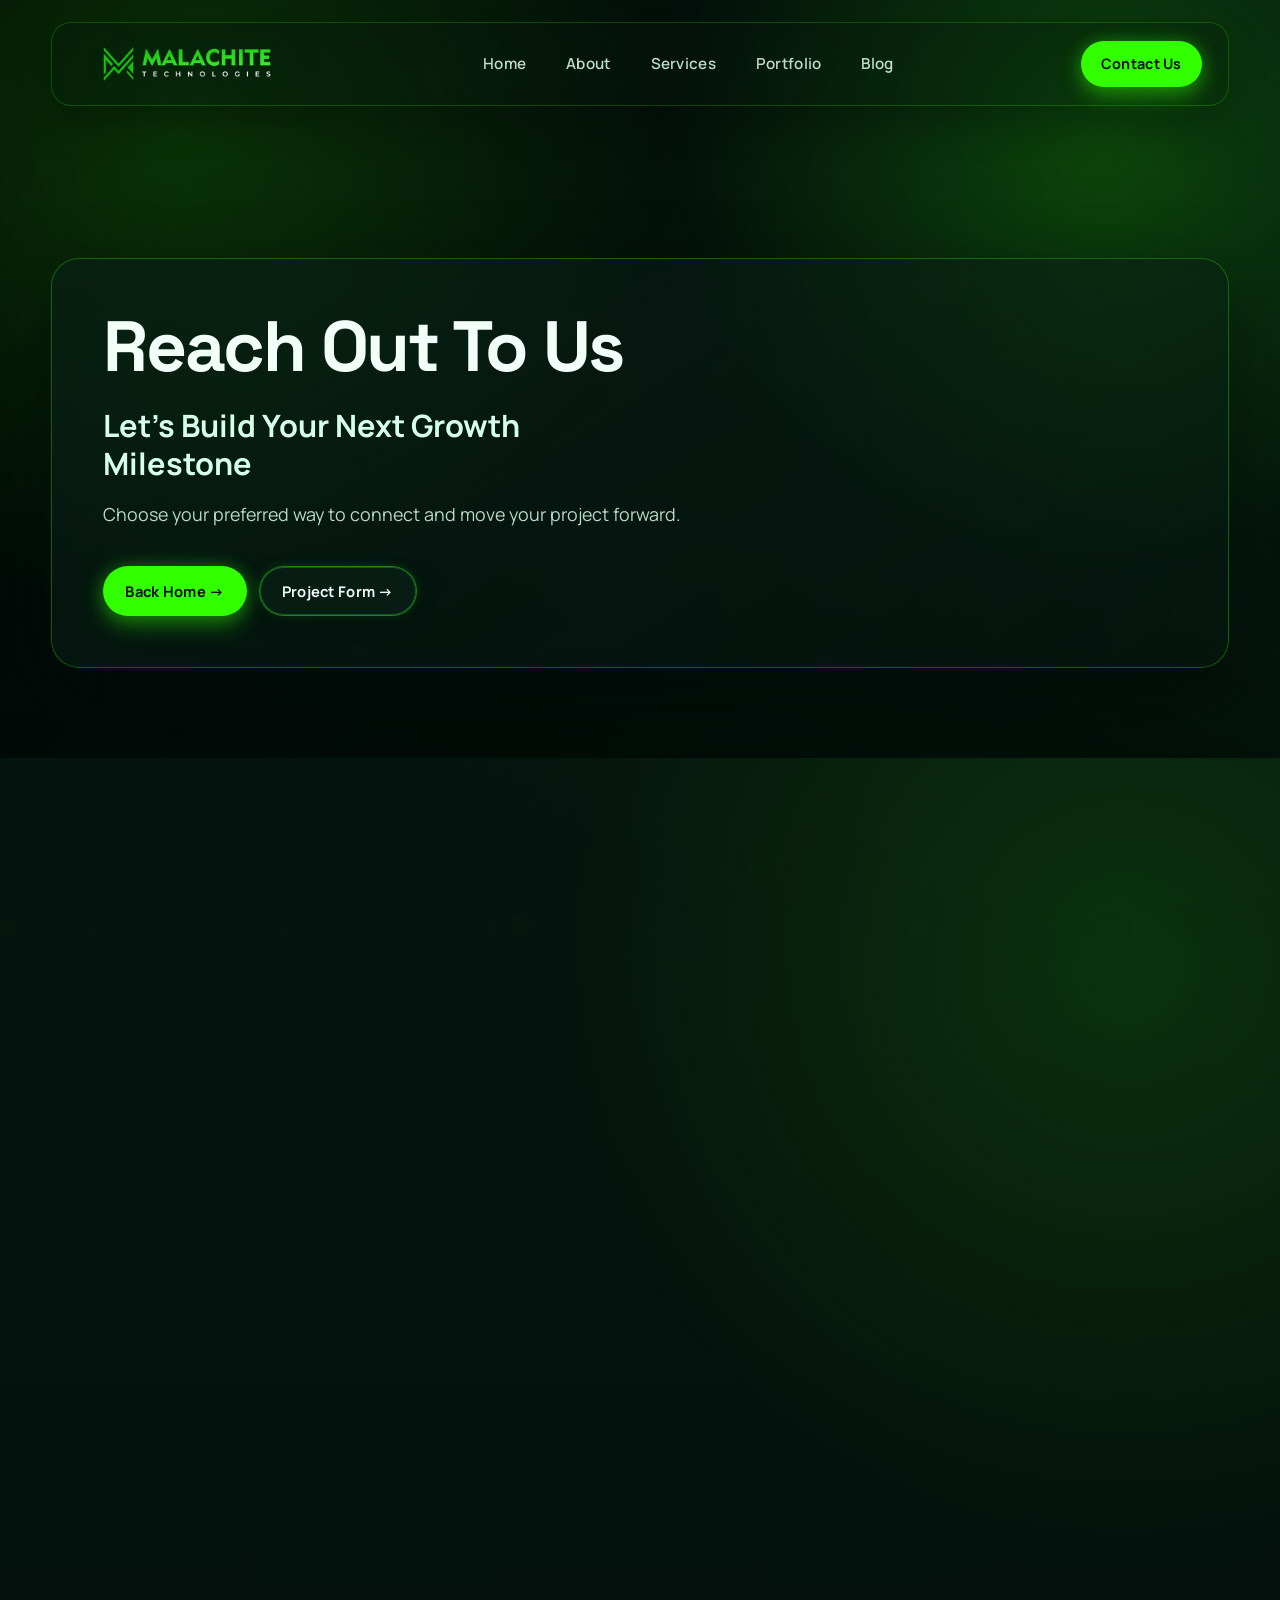
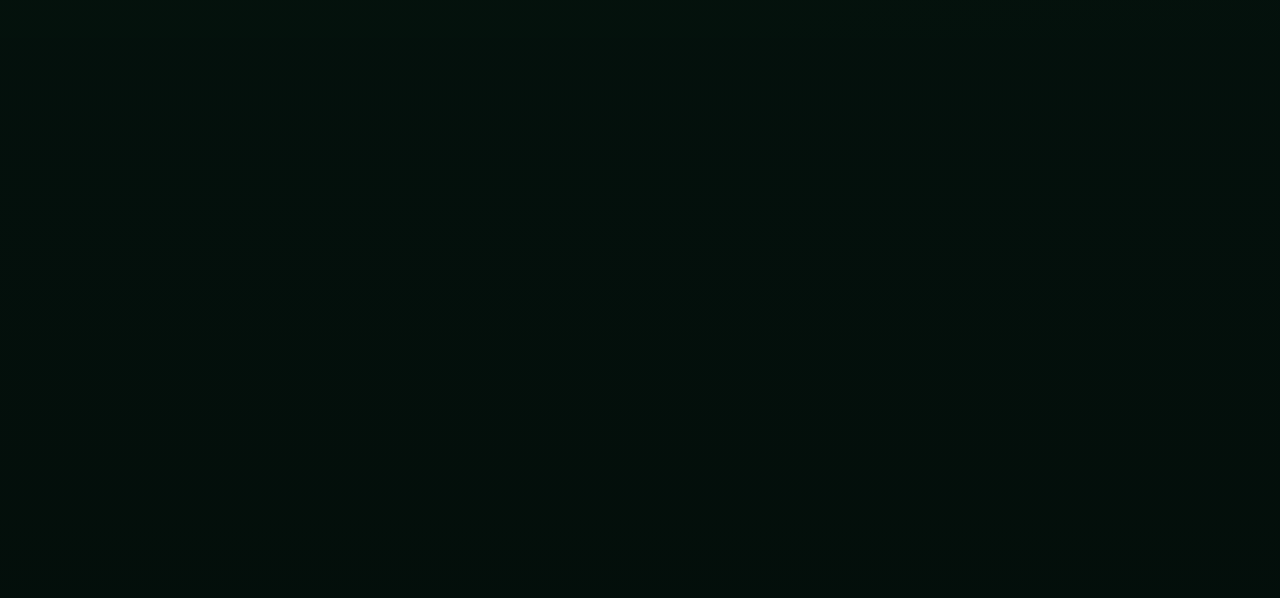
<file: contact.html>
<!DOCTYPE html>
<html lang="en">
<head>
  <meta charset="UTF-8" />
  <meta name="viewport" content="width=device-width, initial-scale=1.0" />
  <title>Malachite Technologies | Contact</title>
  <link rel="stylesheet" href="style.css" />
</head>
<body class="page-contact">
  <div class="top-contact-bar">
    <div class="container top-contact-wrap">
      <a href="mailto:info@malachitetechnologies.com" class="contact-pill">&#9993; info@malachitetechnologies.com</a>
      <a href="tel:+12129018616" class="contact-pill">&#127482;&#127480; +1 (212) 901 8616</a>
      <a href="tel:+918800440643" class="contact-pill">&#127470;&#127475; +91-880-044-0643</a>
    </div>
  </div>

  <div class="announcement-bar">
    <div class="container">
      Check out the Transformative Brand of Malachite Technologies -
      <span>Malachite Technologies Edge</span>
    </div>
  </div>

  <section class="hero-section" id="home">
    <div class="hero-bg"></div>
    <div class="hero-overlay"></div>

    <header class="hero-header">
      <div class="container nav-wrap">
        <a href="index.html" class="logo">
          <img src="asset/img/LOGOVB 1.png" alt="Malachite Technologies Logo" width="262" height="76" loading="eager" fetchpriority="high" decoding="async" />
        </a>

        <nav class="desktop-nav" aria-label="Primary Navigation">
          <a href="index.html" data-nav="home">Home</a>
          <a href="about.html" data-nav="about">About</a>
          <a href="services.html" data-nav="services">Services</a>
          <a href="portfolio.html" data-nav="portfolio">Portfolio</a>
          <a href="blog.html" data-nav="blog">Blog</a>
        </nav>

        <div class="header-actions">
          <a href="contact.html" class="contact-btn" data-nav="contact">Contact Us</a>
          <button class="menu-toggle" id="menuToggle" aria-label="Open navigation menu">&#9776;</button>
        </div>
      </div>

      <div class="mobile-menu" id="mobileMenu">
        <a href="index.html" data-nav="home">Home</a>
        <a href="about.html" data-nav="about">About</a>
        <a href="services.html" data-nav="services">Services</a>
          <a href="portfolio.html" data-nav="portfolio">Portfolio</a>
          <a href="blog.html" data-nav="blog">Blog</a>
        <a href="contact.html" class="contact-btn mobile-contact-btn" data-nav="contact">Contact Us</a>
      </div>
    </header>

    <div class="container hero-content">
      <h1 class="hero-title-white">Reach Out To Us</h1>
      <h2 class="hero-title-accent">Let's Build Your Next Growth Milestone</h2>
      <p class="hero-subtext">Choose your preferred way to connect and move your project forward.</p>
      <div class="hero-buttons"><a href="index.html" class="btn btn-accent">Back Home &rarr;</a><a href="project.html" class="btn btn-white">Project Form &rarr;</a></div>
    </div>
  </section>

<section class="contact-modern" id="contact">
  <div class="container">

    <div class="contact-header">
      <div class="services-tag">Contact Us</div>
      <h2>Speak with our strategy and delivery team</h2>
      <p>We respond with a focused roadmap based on your goals, timeline, and growth priorities.</p>
    </div>

    <div class="contact-split">
      <div class="contact-details">
        <article class="contact-detail-card">
          <span class="detail-icon">&#128205;</span>
          <div>
            <h3>Address</h3>
            <p>C-629, 6th Floor, Gaur City Center, Sector 4, Noida Extension, Uttar Pradesh - 203207</p>
          </div>
        </article>

        <article class="contact-detail-card">
          <span class="detail-icon">&#9993;</span>
          <div>
            <h3>Email</h3>
            <p><a href="mailto:support@malachitetechnologies.com">support@malachitetechnologies.com</a></p>
          </div>
        </article>

        <article class="contact-detail-card">
          <span class="detail-icon">&#9742;</span>
          <div>
            <h3>Phone</h3>
            <p><a href="tel:+911204030919">+91 120 4030 919</a> | <a href="tel:+12129018616">+1 (212) 901 8616</a></p>
          </div>
        </article>
      </div>

      <div class="contact-form-shell">
        <h3>Send us your requirements</h3>
        <form class="contact-form">
          <div class="contact-form-row">
            <input type="text" placeholder="Full Name" />
            <input type="email" placeholder="Work Email" />
          </div>
          <div class="contact-form-row">
            <input type="text" placeholder="Company" />
            <input type="tel" placeholder="Phone Number" />
          </div>
          <div class="contact-form-row full">
            <textarea placeholder="Tell us about your project scope"></textarea>
          </div>
          <button type="submit" class="contact-submit">Submit Request</button>
        </form>
      </div>
    </div>

  </div>
</section>

<footer class="modern-footer">
  <div class="container">
    <div class="footer-shell">
      <div class="footer-main footer-main-compact">
        <div class="footer-brand-block">
          <a href="index.html" class="footer-logo-image-link" aria-label="Malachite Technologies Home">
            <img src="asset/img/mlckinew.png" alt="Malachite Technologies" class="footer-logo-image" loading="lazy" decoding="async" />
          </a>

          <p class="footer-brand-description">We are a web design and development agency helping brands build modern digital products with strategy, performance, and long-term growth in mind.</p>

          <div class="footer-socials" aria-label="Social Media Links">
            <a href="#" aria-label="Facebook" class="footer-social-link">
              <svg viewBox="0 0 24 24" fill="currentColor" aria-hidden="true"><path d="M14 8h3V4h-3c-2.2 0-4 1.8-4 4v3H7v4h3v5h4v-5h3l1-4h-4V8c0-.6.4-1 1-1z"/></svg>
            </a>
            <a href="#" aria-label="Instagram" class="footer-social-link">
              <svg viewBox="0 0 24 24" fill="none" stroke="currentColor" stroke-width="2" stroke-linecap="round" stroke-linejoin="round" aria-hidden="true"><rect x="3" y="3" width="18" height="18" rx="5" ry="5"></rect><circle cx="12" cy="12" r="4"></circle><circle cx="17.5" cy="6.5" r="1"></circle></svg>
            </a>
            <a href="#" aria-label="LinkedIn" class="footer-social-link">
              <svg viewBox="0 0 24 24" fill="currentColor" aria-hidden="true"><path d="M6.94 8.5A1.56 1.56 0 1 1 6.94 5.4a1.56 1.56 0 0 1 0 3.1ZM8.5 20H5.4V9.7h3.1V20Zm11.1 0h-3.1v-5c0-1.2 0-2.8-1.7-2.8s-2 1.3-2 2.7v5.1H9.7V9.7h3v1.4h.1c.4-.8 1.5-1.7 3.1-1.7 3.3 0 3.9 2.2 3.9 5V20Z"/></svg>
            </a>
            <a href="#" aria-label="X" class="footer-social-link">
              <svg viewBox="0 0 24 24" fill="currentColor" aria-hidden="true"><path d="M4 4h4.4l3.5 4.9L16.2 4H20l-6.3 7.2L20.5 20h-4.4l-3.9-5.4L7.4 20H3.5l6.8-7.7L4 4z"/></svg>
            </a>
          </div>
        </div>

        <div class="footer-links footer-links-3">
          <div class="footer-column">
            <h4>Sitemap</h4>
            <a href="about.html">About Us</a>
            <a href="services.html">Services</a>
            <a href="portfolio.html">Showcase</a>
            <a href="contact.html">Contact</a>
          </div>

          <div class="footer-column footer-contact">
            <h4>Contact</h4>
            <a href="tel:+911204030919" class="footer-contact-line">+91 120 4030 919</a>
            <a href="mailto:support@malachitetechnologies.com" class="footer-contact-line footer-email">support@malachitetechnologies.com</a>
          </div>

          <div class="footer-column footer-address-col">
            <h4>Address</h4>
            <p class="footer-contact-line">Company location</p>
            <address class="footer-address">
              <span>C-629, 6th Floor, Gaur City Center,</span>
              <span>Sector 4, Noida Extension,</span>
              <span>Uttar Pradesh - 203207, India</span>
            </address>
          </div>
        </div>
      </div>

      <div class="footer-bottom footer-bottom-legal">
        <p>Copyright &copy; 2026 Malachite Technologies. All Rights Reserved.</p>
        <div class="footer-bottom-left">
          <a href="#">Privacy Policy</a>
          <a href="#">Terms of Service</a>
        </div>
      </div>
    </div>
  </div>
</footer>

<script src="main.js" defer></script>
</body>
</html>
</file>
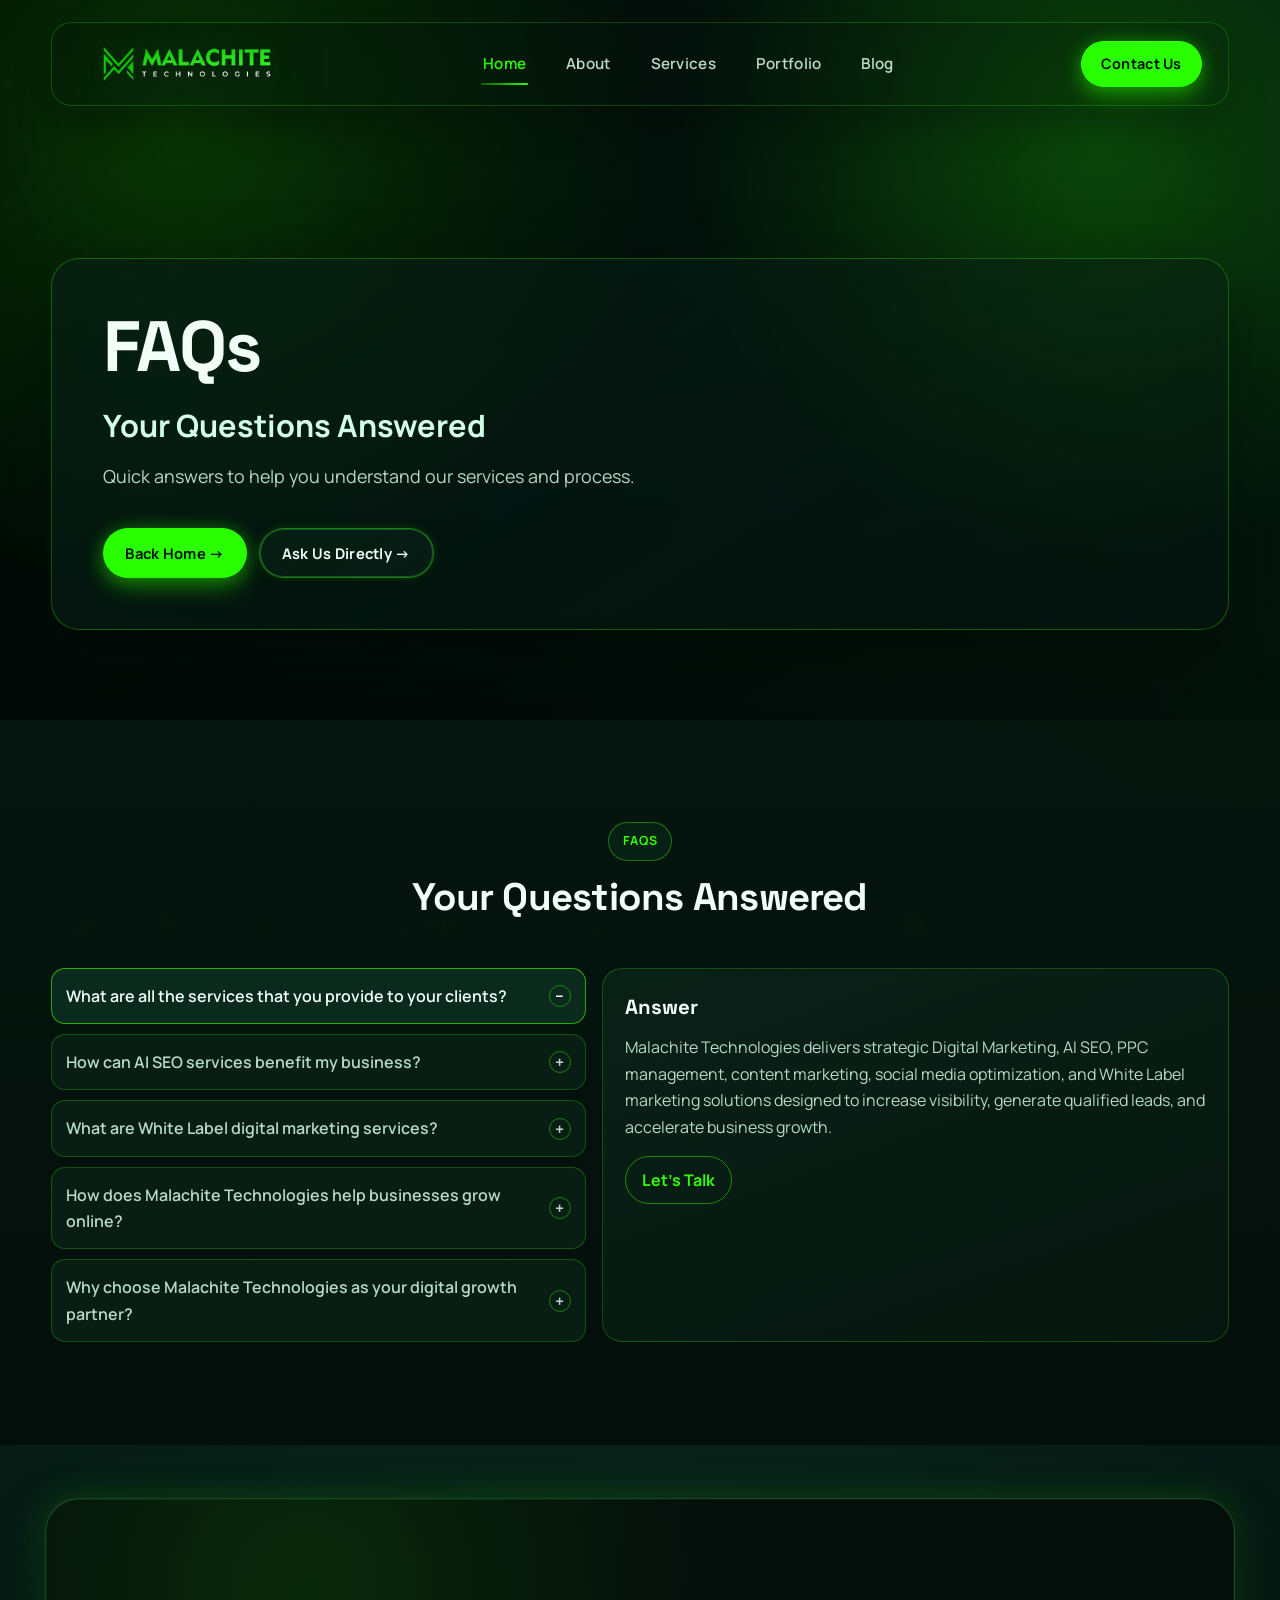
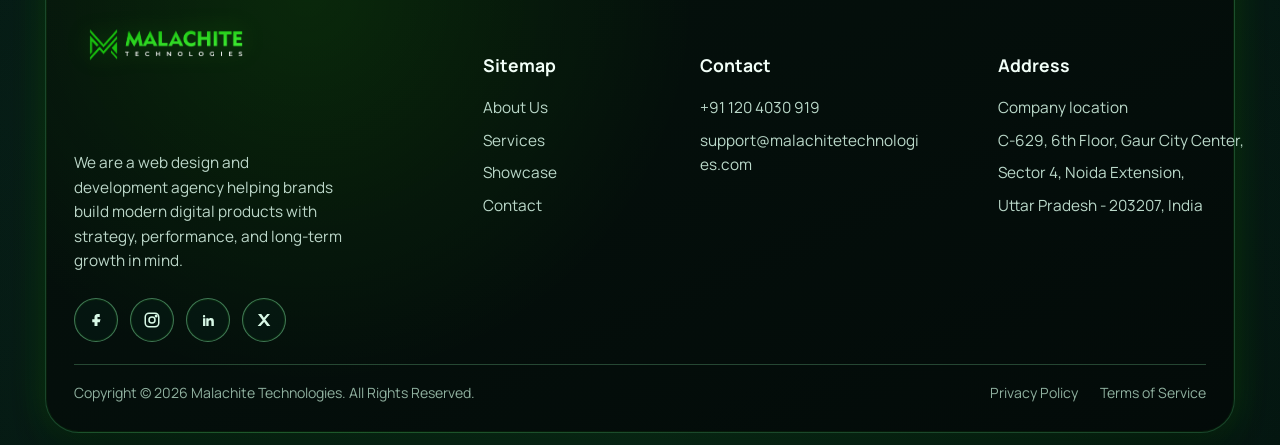
<file: faq.html>
<!DOCTYPE html>
<html lang="en">
<head>
  <meta charset="UTF-8" />
  <meta name="viewport" content="width=device-width, initial-scale=1.0" />
  <title>Malachite Technologies | FAQs</title>
  <link rel="stylesheet" href="style.css" />
</head>
<body class="page-faq">
  <div class="top-contact-bar">
    <div class="container top-contact-wrap">
      <a href="mailto:info@malachitetechnologies.com" class="contact-pill">&#9993; info@malachitetechnologies.com</a>
      <a href="tel:+12129018616" class="contact-pill">&#127482;&#127480; +1 (212) 901 8616</a>
      <a href="tel:+918800440643" class="contact-pill">&#127470;&#127475; +91-880-044-0643</a>
    </div>
  </div>

  <div class="announcement-bar">
    <div class="container">
      Check out the Transformative Brand of Malachite Technologies -
      <span>Malachite Technologies Edge</span>
    </div>
  </div>

  <section class="hero-section" id="home">
    <div class="hero-bg"></div>
    <div class="hero-overlay"></div>

    <header class="hero-header">
      <div class="container nav-wrap">
        <a href="index.html" class="logo">
          <img src="asset/img/LOGOVB 1.png" alt="Malachite Technologies Logo" width="262" height="76" loading="eager" fetchpriority="high" decoding="async" />
        </a>

        <nav class="desktop-nav" aria-label="Primary Navigation">
          <a href="index.html" data-nav="home">Home</a>
          <a href="about.html" data-nav="about">About</a>
          <a href="services.html" data-nav="services">Services</a>
          <a href="portfolio.html" data-nav="portfolio">Portfolio</a>
          <a href="blog.html" data-nav="blog">Blog</a>
        </nav>

        <div class="header-actions">
          <a href="contact.html" class="contact-btn" data-nav="contact">Contact Us</a>
          <button class="menu-toggle" id="menuToggle" aria-label="Open navigation menu">&#9776;</button>
        </div>
      </div>

      <div class="mobile-menu" id="mobileMenu">
        <a href="index.html" data-nav="home">Home</a>
        <a href="about.html" data-nav="about">About</a>
        <a href="services.html" data-nav="services">Services</a>
          <a href="portfolio.html" data-nav="portfolio">Portfolio</a>
          <a href="blog.html" data-nav="blog">Blog</a>
        <a href="contact.html" class="contact-btn mobile-contact-btn" data-nav="contact">Contact Us</a>
      </div>
    </header>

    <div class="container hero-content">
      <h1 class="hero-title-white">FAQs</h1>
      <h2 class="hero-title-accent">Your Questions Answered</h2>
      <p class="hero-subtext">Quick answers to help you understand our services and process.</p>
      <div class="hero-buttons"><a href="index.html" class="btn btn-accent">Back Home &rarr;</a><a href="contact.html" class="btn btn-white">Ask Us Directly &rarr;</a></div>
    </div>
  </section>

<section class="faq-section">
  <div class="container faq-container">
    <div class="faq-header">
      <div class="faq-tag">FAQs</div>
      <h2>Your Questions Answered</h2>
    </div>

    <div class="faq-layout">
      <div class="faq-list">
        <button class="faq-item active" data-faq="faq1">
          <span>What are all the services that you provide to your clients?</span>
          <span class="faq-icon">&minus;</span>
        </button>

        <button class="faq-item" data-faq="faq2">
          <span>How can AI SEO services benefit my business?</span>
          <span class="faq-icon">+</span>
        </button>

        <button class="faq-item" data-faq="faq3">
          <span>What are White Label digital marketing services?</span>
          <span class="faq-icon">+</span>
        </button>

        <button class="faq-item" data-faq="faq4">
          <span>How does Malachite Technologies help businesses grow online?</span>
          <span class="faq-icon">+</span>
        </button>

        <button class="faq-item" data-faq="faq5">
          <span>Why choose Malachite Technologies as your digital growth partner?</span>
          <span class="faq-icon">+</span>
        </button>
      </div>

      <div class="faq-answer-card">
        <div class="faq-answer active" id="faq1">
          <h3>Answer</h3>
          <p>
            Malachite Technologies delivers strategic Digital Marketing, AI SEO, PPC
            management, content marketing, social media optimization, and White Label
            marketing solutions designed to increase visibility, generate qualified
            leads, and accelerate business growth.
          </p>
          <a href="#" class="faq-btn">Let&#39;s Talk</a>
        </div>

        <div class="faq-answer" id="faq2">
          <h3>Answer</h3>
          <p>
            AI SEO helps your business improve search visibility faster with smarter
            keyword targeting, content optimization, intent analysis, and data-driven
            strategy that can increase rankings and qualified traffic.
          </p>
          <a href="#" class="faq-btn">Let&#39;s Talk</a>
        </div>

        <div class="faq-answer" id="faq3">
          <h3>Answer</h3>
          <p>
            White Label digital marketing services allow agencies to offer SEO,
            paid ads, content, and other solutions under their own brand while our
            team handles delivery in the background.
          </p>
          <a href="#" class="faq-btn">Let&#39;s Talk</a>
        </div>

        <div class="faq-answer" id="faq4">
          <h3>Answer</h3>
          <p>
            We help businesses grow online through web development, SEO, paid
            marketing, social media, conversion-focused design, and long-term digital
            strategies tailored to their goals and audience.
          </p>
          <a href="#" class="faq-btn">Let&#39;s Talk</a>
        </div>

        <div class="faq-answer" id="faq5">
          <h3>Answer</h3>
          <p>
            Businesses choose Malachite Technologies for our blend of strategy,
            creativity, execution, and scalable delivery. We focus on measurable
            results, transparent communication, and long-term growth.
          </p>
          <a href="#" class="faq-btn">Let&#39;s Talk</a>
        </div>
      </div>
    </div>
  </div>
</section>

<footer class="modern-footer">
  <div class="container">
    <div class="footer-shell">
      <div class="footer-main footer-main-compact">
        <div class="footer-brand-block">
          <a href="index.html" class="footer-logo-image-link" aria-label="Malachite Technologies Home">
            <img src="asset/img/mlckinew.png" alt="Malachite Technologies" class="footer-logo-image" loading="lazy" decoding="async" />
          </a>

          <p class="footer-brand-description">We are a web design and development agency helping brands build modern digital products with strategy, performance, and long-term growth in mind.</p>

          <div class="footer-socials" aria-label="Social Media Links">
            <a href="#" aria-label="Facebook" class="footer-social-link">
              <svg viewBox="0 0 24 24" fill="currentColor" aria-hidden="true"><path d="M14 8h3V4h-3c-2.2 0-4 1.8-4 4v3H7v4h3v5h4v-5h3l1-4h-4V8c0-.6.4-1 1-1z"/></svg>
            </a>
            <a href="#" aria-label="Instagram" class="footer-social-link">
              <svg viewBox="0 0 24 24" fill="none" stroke="currentColor" stroke-width="2" stroke-linecap="round" stroke-linejoin="round" aria-hidden="true"><rect x="3" y="3" width="18" height="18" rx="5" ry="5"></rect><circle cx="12" cy="12" r="4"></circle><circle cx="17.5" cy="6.5" r="1"></circle></svg>
            </a>
            <a href="#" aria-label="LinkedIn" class="footer-social-link">
              <svg viewBox="0 0 24 24" fill="currentColor" aria-hidden="true"><path d="M6.94 8.5A1.56 1.56 0 1 1 6.94 5.4a1.56 1.56 0 0 1 0 3.1ZM8.5 20H5.4V9.7h3.1V20Zm11.1 0h-3.1v-5c0-1.2 0-2.8-1.7-2.8s-2 1.3-2 2.7v5.1H9.7V9.7h3v1.4h.1c.4-.8 1.5-1.7 3.1-1.7 3.3 0 3.9 2.2 3.9 5V20Z"/></svg>
            </a>
            <a href="#" aria-label="X" class="footer-social-link">
              <svg viewBox="0 0 24 24" fill="currentColor" aria-hidden="true"><path d="M4 4h4.4l3.5 4.9L16.2 4H20l-6.3 7.2L20.5 20h-4.4l-3.9-5.4L7.4 20H3.5l6.8-7.7L4 4z"/></svg>
            </a>
          </div>
        </div>

        <div class="footer-links footer-links-3">
          <div class="footer-column">
            <h4>Sitemap</h4>
            <a href="about.html">About Us</a>
            <a href="services.html">Services</a>
            <a href="portfolio.html">Showcase</a>
            <a href="contact.html">Contact</a>
          </div>

          <div class="footer-column footer-contact">
            <h4>Contact</h4>
            <a href="tel:+911204030919" class="footer-contact-line">+91 120 4030 919</a>
            <a href="mailto:support@malachitetechnologies.com" class="footer-contact-line footer-email">support@malachitetechnologies.com</a>
          </div>

          <div class="footer-column footer-address-col">
            <h4>Address</h4>
            <p class="footer-contact-line">Company location</p>
            <address class="footer-address">
              <span>C-629, 6th Floor, Gaur City Center,</span>
              <span>Sector 4, Noida Extension,</span>
              <span>Uttar Pradesh - 203207, India</span>
            </address>
          </div>
        </div>
      </div>

      <div class="footer-bottom footer-bottom-legal">
        <p>Copyright &copy; 2026 Malachite Technologies. All Rights Reserved.</p>
        <div class="footer-bottom-left">
          <a href="#">Privacy Policy</a>
          <a href="#">Terms of Service</a>
        </div>
      </div>
    </div>
  </div>
</footer>

<script src="main.js" defer></script>
</body>
</html>
</file>
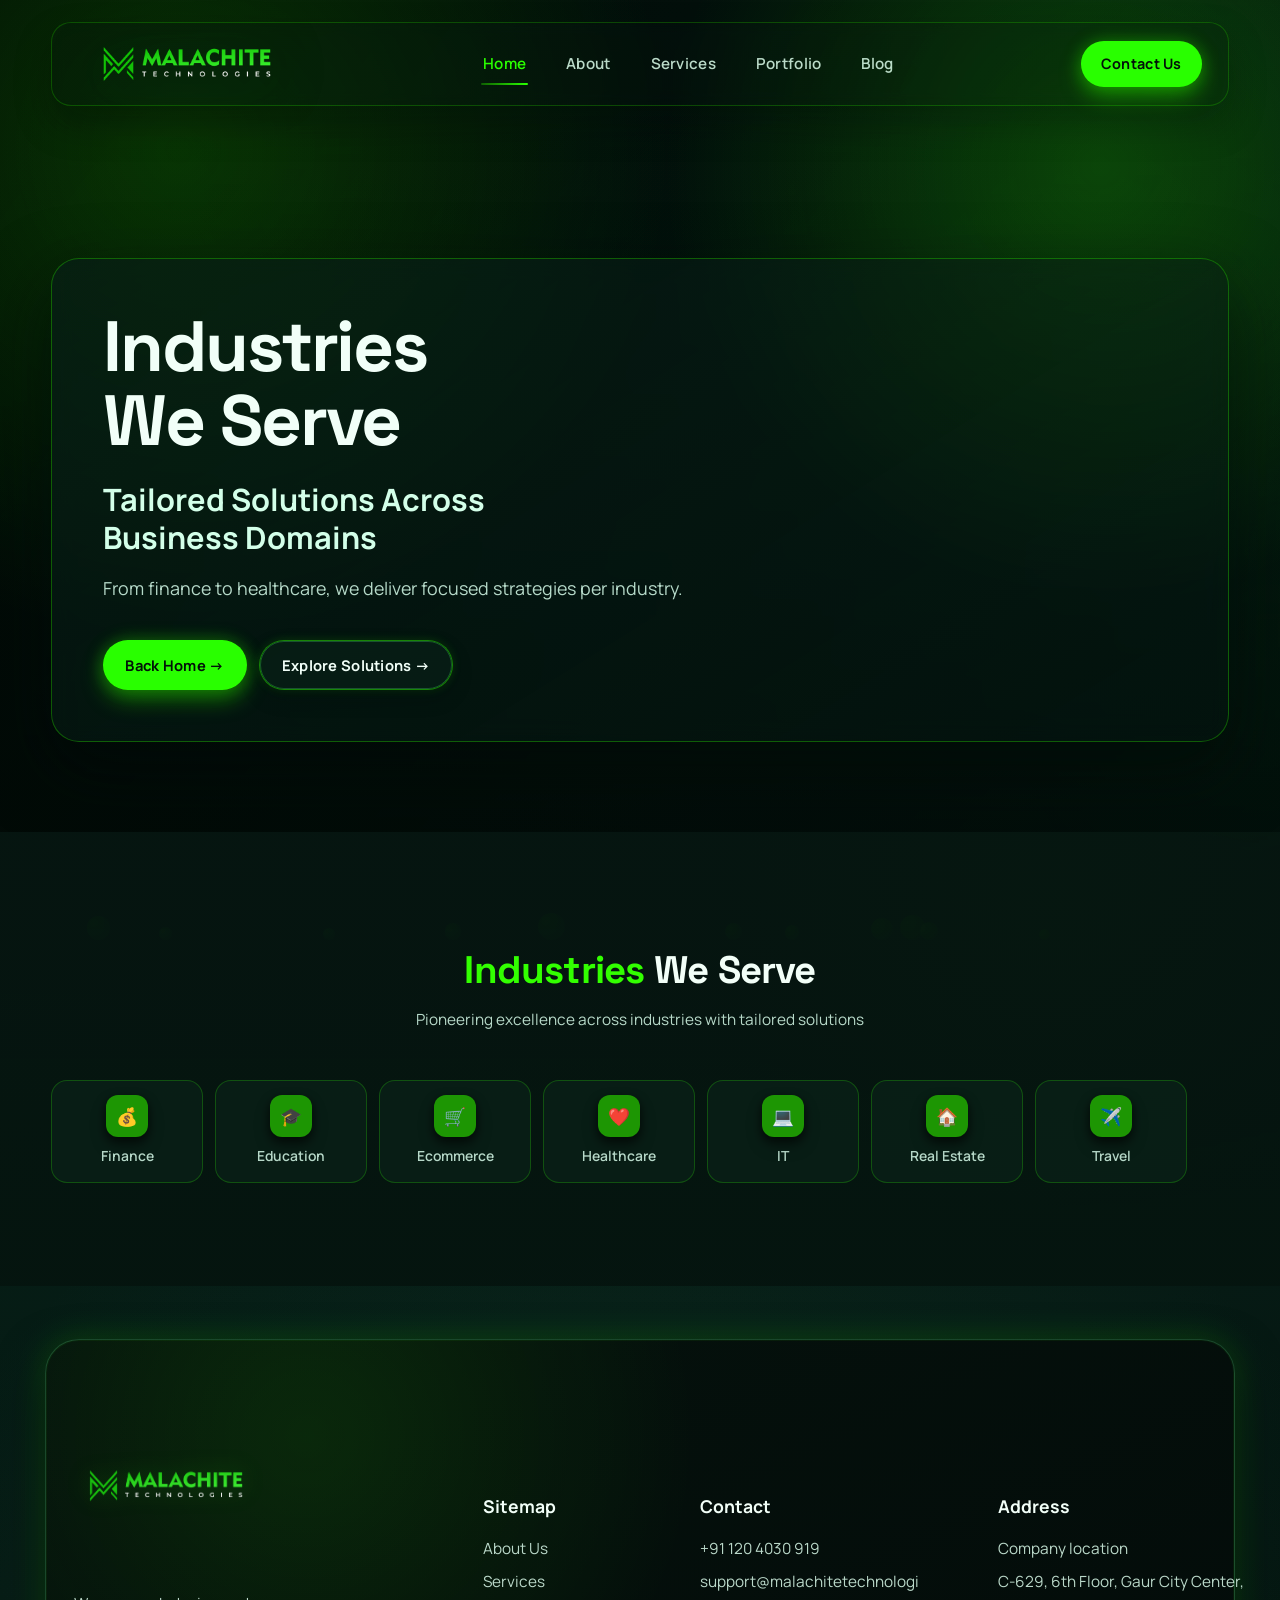
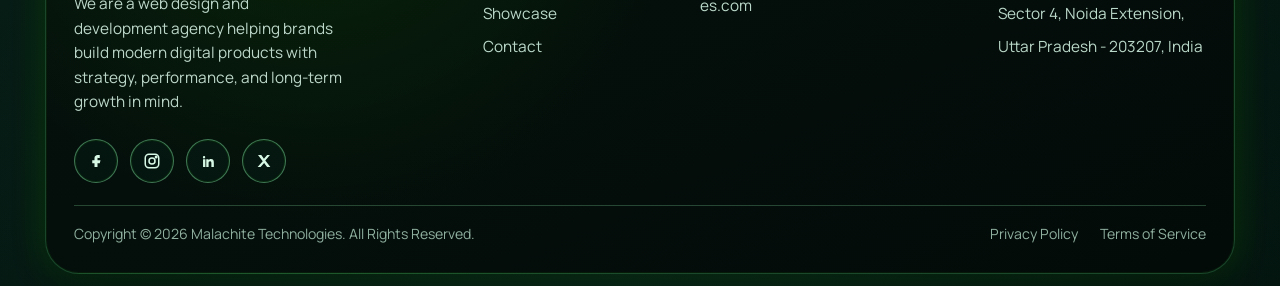
<file: industries.html>
<!DOCTYPE html>
<html lang="en">
<head>
  <meta charset="UTF-8" />
  <meta name="viewport" content="width=device-width, initial-scale=1.0" />
  <title>Malachite Technologies | Industries</title>
  <link rel="stylesheet" href="style.css" />
</head>
<body class="page-industries">
  <div class="top-contact-bar">
    <div class="container top-contact-wrap">
      <a href="mailto:info@malachitetechnologies.com" class="contact-pill">&#9993; info@malachitetechnologies.com</a>
      <a href="tel:+12129018616" class="contact-pill">&#127482;&#127480; +1 (212) 901 8616</a>
      <a href="tel:+918800440643" class="contact-pill">&#127470;&#127475; +91-880-044-0643</a>
    </div>
  </div>

  <div class="announcement-bar">
    <div class="container">
      Check out the Transformative Brand of Malachite Technologies -
      <span>Malachite Technologies Edge</span>
    </div>
  </div>

  <section class="hero-section" id="home">
    <div class="hero-bg"></div>
    <div class="hero-overlay"></div>

    <header class="hero-header">
      <div class="container nav-wrap">
        <a href="index.html" class="logo">
          <img src="asset/img/LOGOVB 1.png" alt="Malachite Technologies Logo" width="262" height="76" loading="eager" fetchpriority="high" decoding="async" />
        </a>

        <nav class="desktop-nav" aria-label="Primary Navigation">
          <a href="index.html" data-nav="home">Home</a>
          <a href="about.html" data-nav="about">About</a>
          <a href="services.html" data-nav="services">Services</a>
          <a href="portfolio.html" data-nav="portfolio">Portfolio</a>
          <a href="blog.html" data-nav="blog">Blog</a>
        </nav>

        <div class="header-actions">
          <a href="contact.html" class="contact-btn" data-nav="contact">Contact Us</a>
          <button class="menu-toggle" id="menuToggle" aria-label="Open navigation menu">&#9776;</button>
        </div>
      </div>

      <div class="mobile-menu" id="mobileMenu">
        <a href="index.html" data-nav="home">Home</a>
        <a href="about.html" data-nav="about">About</a>
        <a href="services.html" data-nav="services">Services</a>
          <a href="portfolio.html" data-nav="portfolio">Portfolio</a>
          <a href="blog.html" data-nav="blog">Blog</a>
        <a href="contact.html" class="contact-btn mobile-contact-btn" data-nav="contact">Contact Us</a>
      </div>
    </header>

    <div class="container hero-content">
      <h1 class="hero-title-white">Industries We Serve</h1>
      <h2 class="hero-title-accent">Tailored Solutions Across Business Domains</h2>
      <p class="hero-subtext">From finance to healthcare, we deliver focused strategies per industry.</p>
      <div class="hero-buttons"><a href="index.html" class="btn btn-accent">Back Home &rarr;</a><a href="services.html" class="btn btn-white">Explore Solutions &rarr;</a></div>
    </div>
  </section>

<section class="industries-section">
  <div class="container">
    <div class="industries-header">
      <h2><span>Industries</span> We Serve</h2>
      <p>Pioneering excellence across industries with tailored solutions</p>
    </div>

    <div class="industries-marquee">
      <div class="industries-track">
        <!-- set 1 -->
        <div class="industry-item">
          <div class="icon">&#128176;</div>
          <p>Finance</p>
        </div>
        <div class="industry-item">
          <div class="icon">&#127891;</div>
          <p>Education</p>
        </div>
        <div class="industry-item">
          <div class="icon">&#128722;</div>
          <p>Ecommerce</p>
        </div>
        <div class="industry-item">
          <div class="icon">&#10084;&#65039;</div>
          <p>Healthcare</p>
        </div>
        <div class="industry-item">
          <div class="icon">&#128187;</div>
          <p>IT</p>
        </div>
        <div class="industry-item">
          <div class="icon">&#127968;</div>
          <p>Real Estate</p>
        </div>
        <div class="industry-item">
          <div class="icon">&#9992;&#65039;</div>
          <p>Travel</p>
        </div>
        <div class="industry-item">
          <div class="icon">&#127828;</div>
          <p>Food</p>
        </div>
        <div class="industry-item">
          <div class="icon">&#127981;</div>
          <p>Manufacturing</p>
        </div>
        <div class="industry-item">
          <div class="icon">&#9878;&#65039;</div>
          <p>Legal</p>
        </div>
        <div class="industry-item">
          <div class="icon">&#127918;</div>
          <p>Gaming</p>
        </div>
        <div class="industry-item">
          <div class="icon">&#128241;</div>
          <p>Mobile Apps</p>
        </div>
        <div class="industry-item">
          <div class="icon">&#128202;</div>
          <p>Analytics</p>
        </div>
        <div class="industry-item">
          <div class="icon">&#129504;</div>
          <p>AI</p>
        </div>
        <div class="industry-item">
          <div class="icon">&#128230;</div>
          <p>Logistics</p>
        </div>
        <div class="industry-item">
          <div class="icon">&#128663;</div>
          <p>Automobile</p>
        </div>
        <div class="industry-item">
          <div class="icon">&#128179;</div>
          <p>Fintech</p>
        </div>
        <div class="industry-item">
          <div class="icon">&#127909;</div>
          <p>Media</p>
        </div>
        <div class="industry-item">
          <div class="icon">&#129534;</div>
          <p>Accounting</p>
        </div>
        <div class="industry-item">
          <div class="icon">&#127757;</div>
          <p>Global Services</p>
        </div>

        <!-- duplicate set for infinite loop -->
        <div class="industry-item">
          <div class="icon">&#128176;</div>
          <p>Finance</p>
        </div>
        <div class="industry-item">
          <div class="icon">&#127891;</div>
          <p>Education</p>
        </div>
        <div class="industry-item">
          <div class="icon">&#128722;</div>
          <p>Ecommerce</p>
        </div>
        <div class="industry-item">
          <div class="icon">&#10084;&#65039;</div>
          <p>Healthcare</p>
        </div>
        <div class="industry-item">
          <div class="icon">&#128187;</div>
          <p>IT</p>
        </div>
        <div class="industry-item">
          <div class="icon">&#127968;</div>
          <p>Real Estate</p>
        </div>
        <div class="industry-item">
          <div class="icon">&#9992;&#65039;</div>
          <p>Travel</p>
        </div>
        <div class="industry-item">
          <div class="icon">&#127828;</div>
          <p>Food</p>
        </div>
        <div class="industry-item">
          <div class="icon">&#127981;</div>
          <p>Manufacturing</p>
        </div>
        <div class="industry-item">
          <div class="icon">&#9878;&#65039;</div>
          <p>Legal</p>
        </div>
        <div class="industry-item">
          <div class="icon">&#127918;</div>
          <p>Gaming</p>
        </div>
        <div class="industry-item">
          <div class="icon">&#128241;</div>
          <p>Mobile Apps</p>
        </div>
        <div class="industry-item">
          <div class="icon">&#128202;</div>
          <p>Analytics</p>
        </div>
        <div class="industry-item">
          <div class="icon">&#129504;</div>
          <p>AI</p>
        </div>
        <div class="industry-item">
          <div class="icon">&#128230;</div>
          <p>Logistics</p>
        </div>
        <div class="industry-item">
          <div class="icon">&#128663;</div>
          <p>Automobile</p>
        </div>
        <div class="industry-item">
          <div class="icon">&#128179;</div>
          <p>Fintech</p>
        </div>
        <div class="industry-item">
          <div class="icon">&#127909;</div>
          <p>Media</p>
        </div>
        <div class="industry-item">
          <div class="icon">&#129534;</div>
          <p>Accounting</p>
        </div>
        <div class="industry-item">
          <div class="icon">&#127757;</div>
          <p>Global Services</p>
        </div>
      </div>
    </div>
  </div>
</section>

<footer class="modern-footer">
  <div class="container">
    <div class="footer-shell">
      <div class="footer-main footer-main-compact">
        <div class="footer-brand-block">
          <a href="index.html" class="footer-logo-image-link" aria-label="Malachite Technologies Home">
            <img src="asset/img/mlckinew.png" alt="Malachite Technologies" class="footer-logo-image" loading="lazy" decoding="async" />
          </a>

          <p class="footer-brand-description">We are a web design and development agency helping brands build modern digital products with strategy, performance, and long-term growth in mind.</p>

          <div class="footer-socials" aria-label="Social Media Links">
            <a href="#" aria-label="Facebook" class="footer-social-link">
              <svg viewBox="0 0 24 24" fill="currentColor" aria-hidden="true"><path d="M14 8h3V4h-3c-2.2 0-4 1.8-4 4v3H7v4h3v5h4v-5h3l1-4h-4V8c0-.6.4-1 1-1z"/></svg>
            </a>
            <a href="#" aria-label="Instagram" class="footer-social-link">
              <svg viewBox="0 0 24 24" fill="none" stroke="currentColor" stroke-width="2" stroke-linecap="round" stroke-linejoin="round" aria-hidden="true"><rect x="3" y="3" width="18" height="18" rx="5" ry="5"></rect><circle cx="12" cy="12" r="4"></circle><circle cx="17.5" cy="6.5" r="1"></circle></svg>
            </a>
            <a href="#" aria-label="LinkedIn" class="footer-social-link">
              <svg viewBox="0 0 24 24" fill="currentColor" aria-hidden="true"><path d="M6.94 8.5A1.56 1.56 0 1 1 6.94 5.4a1.56 1.56 0 0 1 0 3.1ZM8.5 20H5.4V9.7h3.1V20Zm11.1 0h-3.1v-5c0-1.2 0-2.8-1.7-2.8s-2 1.3-2 2.7v5.1H9.7V9.7h3v1.4h.1c.4-.8 1.5-1.7 3.1-1.7 3.3 0 3.9 2.2 3.9 5V20Z"/></svg>
            </a>
            <a href="#" aria-label="X" class="footer-social-link">
              <svg viewBox="0 0 24 24" fill="currentColor" aria-hidden="true"><path d="M4 4h4.4l3.5 4.9L16.2 4H20l-6.3 7.2L20.5 20h-4.4l-3.9-5.4L7.4 20H3.5l6.8-7.7L4 4z"/></svg>
            </a>
          </div>
        </div>

        <div class="footer-links footer-links-3">
          <div class="footer-column">
            <h4>Sitemap</h4>
            <a href="about.html">About Us</a>
            <a href="services.html">Services</a>
            <a href="portfolio.html">Showcase</a>
            <a href="contact.html">Contact</a>
          </div>

          <div class="footer-column footer-contact">
            <h4>Contact</h4>
            <a href="tel:+911204030919" class="footer-contact-line">+91 120 4030 919</a>
            <a href="mailto:support@malachitetechnologies.com" class="footer-contact-line footer-email">support@malachitetechnologies.com</a>
          </div>

          <div class="footer-column footer-address-col">
            <h4>Address</h4>
            <p class="footer-contact-line">Company location</p>
            <address class="footer-address">
              <span>C-629, 6th Floor, Gaur City Center,</span>
              <span>Sector 4, Noida Extension,</span>
              <span>Uttar Pradesh - 203207, India</span>
            </address>
          </div>
        </div>
      </div>

      <div class="footer-bottom footer-bottom-legal">
        <p>Copyright &copy; 2026 Malachite Technologies. All Rights Reserved.</p>
        <div class="footer-bottom-left">
          <a href="#">Privacy Policy</a>
          <a href="#">Terms of Service</a>
        </div>
      </div>
    </div>
  </div>
</footer>

<script src="main.js" defer></script>
</body>
</html>
</file>
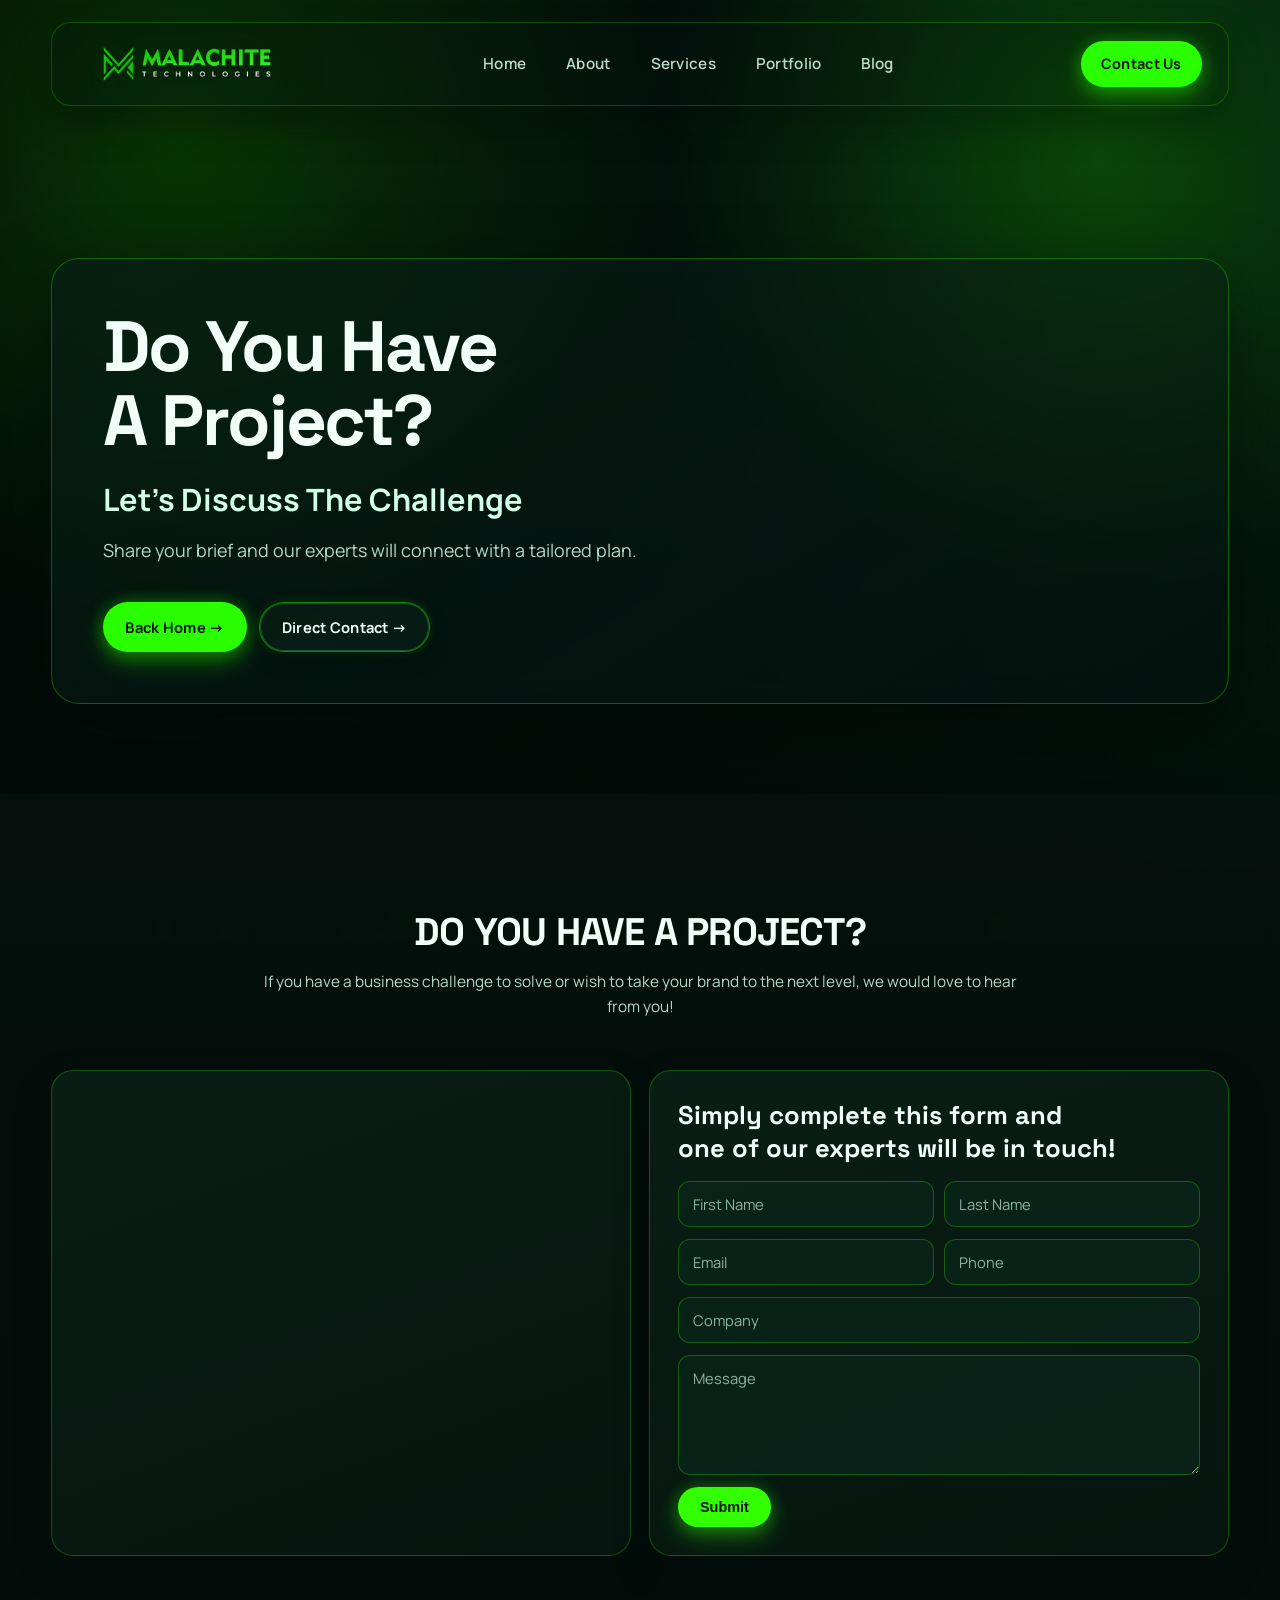
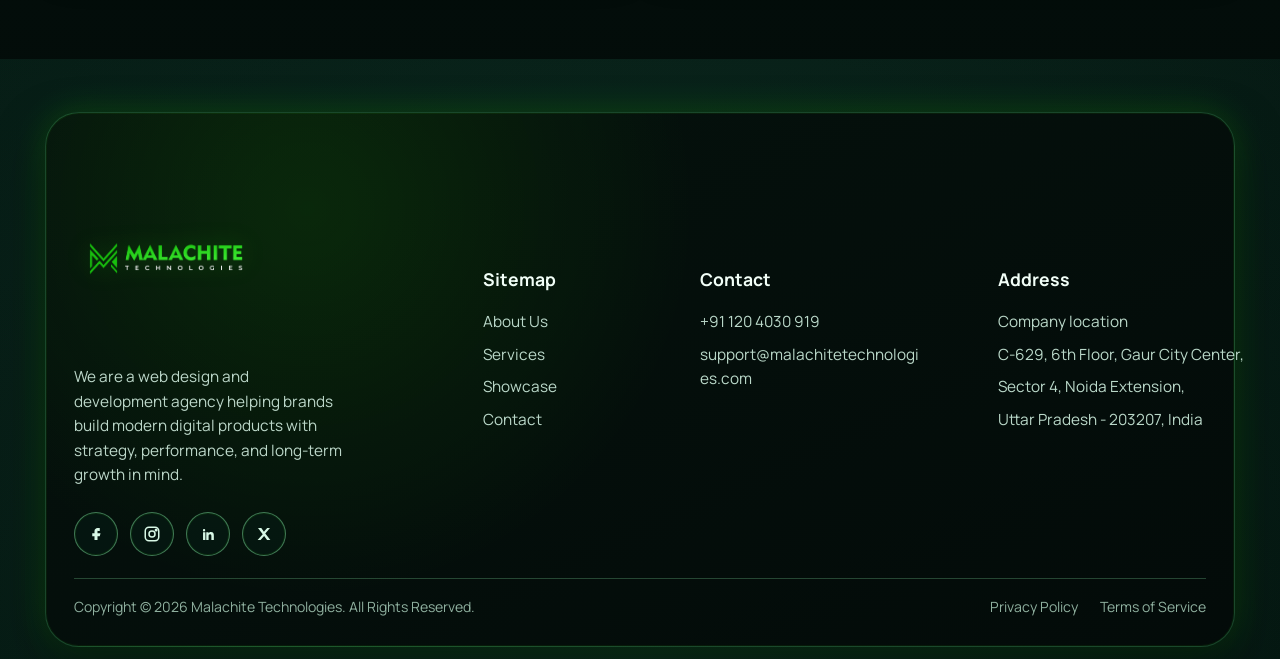
<file: project.html>
<!DOCTYPE html>
<html lang="en">
<head>
  <meta charset="UTF-8" />
  <meta name="viewport" content="width=device-width, initial-scale=1.0" />
  <title>Malachite Technologies | Project Contact</title>
  <link rel="stylesheet" href="style.css" />
</head>
<body class="page-project">
  <div class="top-contact-bar">
    <div class="container top-contact-wrap">
      <a href="mailto:info@malachitetechnologies.com" class="contact-pill">&#9993; info@malachitetechnologies.com</a>
      <a href="tel:+12129018616" class="contact-pill">&#127482;&#127480; +1 (212) 901 8616</a>
      <a href="tel:+918800440643" class="contact-pill">&#127470;&#127475; +91-880-044-0643</a>
    </div>
  </div>

  <div class="announcement-bar">
    <div class="container">
      Check out the Transformative Brand of Malachite Technologies -
      <span>Malachite Technologies Edge</span>
    </div>
  </div>

  <section class="hero-section" id="home">
    <div class="hero-bg"></div>
    <div class="hero-overlay"></div>

    <header class="hero-header">
      <div class="container nav-wrap">
        <a href="index.html" class="logo">
          <img src="asset/img/LOGOVB 1.png" alt="Malachite Technologies Logo" width="262" height="76" loading="eager" fetchpriority="high" decoding="async" />
        </a>

        <nav class="desktop-nav" aria-label="Primary Navigation">
          <a href="index.html" data-nav="home">Home</a>
          <a href="about.html" data-nav="about">About</a>
          <a href="services.html" data-nav="services">Services</a>
          <a href="portfolio.html" data-nav="portfolio">Portfolio</a>
          <a href="blog.html" data-nav="blog">Blog</a>
        </nav>

        <div class="header-actions">
          <a href="contact.html" class="contact-btn" data-nav="contact">Contact Us</a>
          <button class="menu-toggle" id="menuToggle" aria-label="Open navigation menu">&#9776;</button>
        </div>
      </div>

      <div class="mobile-menu" id="mobileMenu">
        <a href="index.html" data-nav="home">Home</a>
        <a href="about.html" data-nav="about">About</a>
        <a href="services.html" data-nav="services">Services</a>
          <a href="portfolio.html" data-nav="portfolio">Portfolio</a>
          <a href="blog.html" data-nav="blog">Blog</a>
        <a href="contact.html" class="contact-btn mobile-contact-btn" data-nav="contact">Contact Us</a>
      </div>
    </header>

    <div class="container hero-content">
      <h1 class="hero-title-white">Do You Have A Project?</h1>
      <h2 class="hero-title-accent">Let's Discuss The Challenge</h2>
      <p class="hero-subtext">Share your brief and our experts will connect with a tailored plan.</p>
      <div class="hero-buttons"><a href="index.html" class="btn btn-accent">Back Home &rarr;</a><a href="contact.html" class="btn btn-white">Direct Contact &rarr;</a></div>
    </div>
  </section>

<section class="project-contact-section">
  <div class="container project-contact-container">
    <div class="project-contact-header">
      <h2>DO YOU HAVE A PROJECT?</h2>
      <p>
        If you have a business challenge to solve or wish to take your brand to the next level,
        we would love to hear from you!
      </p>
    </div>

    <div class="project-contact-layout">
      <div class="project-contact-visual">
        <iframe
          src="https://www.google.com/maps/embed?pb=!1m18!1m12!1m3!1d3502.816269710242!2d77.42494367509069!3d28.605288175679586!2m3!1f0!2f0!3f0!3m2!1i1024!2i768!4f13.1!3m3!1m2!1s0x390cef43574ed9b9%3A0x14ba701956247806!2sMalachite%20Technologies%20Private%20Limited!5e0!3m2!1sen!2sin!4v1775582990306!5m2!1sen!2sin"
          width="600"
          height="450"
          style="border:0;"
          allowfullscreen=""
          loading="lazy"
          referrerpolicy="no-referrer-when-downgrade"
        ></iframe>
      </div>

      <div class="project-contact-form-card">
        <h3>
          Simply complete this form and one of our experts will be in touch!
        </h3>

        <form class="project-form">
          <div class="project-form-row">
            <input type="text" placeholder="First Name" />
            <input type="text" placeholder="Last Name" />
          </div>

          <div class="project-form-row">
            <input type="email" placeholder="Email" />
            <input type="tel" placeholder="Phone" />
          </div>

          <div class="project-form-row full">
            <input type="text" placeholder="Company" />
          </div>

          <div class="project-form-row full">
            <textarea placeholder="Message"></textarea>
          </div>


          <button type="submit" class="project-submit-btn">Submit</button>
        </form>
      </div>
    </div>
  </div>
</section>

<footer class="modern-footer">
  <div class="container">
    <div class="footer-shell">
      <div class="footer-main footer-main-compact">
        <div class="footer-brand-block">
          <a href="index.html" class="footer-logo-image-link" aria-label="Malachite Technologies Home">
            <img src="asset/img/mlckinew.png" alt="Malachite Technologies" class="footer-logo-image" loading="lazy" decoding="async" />
          </a>

          <p class="footer-brand-description">We are a web design and development agency helping brands build modern digital products with strategy, performance, and long-term growth in mind.</p>

          <div class="footer-socials" aria-label="Social Media Links">
            <a href="#" aria-label="Facebook" class="footer-social-link">
              <svg viewBox="0 0 24 24" fill="currentColor" aria-hidden="true"><path d="M14 8h3V4h-3c-2.2 0-4 1.8-4 4v3H7v4h3v5h4v-5h3l1-4h-4V8c0-.6.4-1 1-1z"/></svg>
            </a>
            <a href="#" aria-label="Instagram" class="footer-social-link">
              <svg viewBox="0 0 24 24" fill="none" stroke="currentColor" stroke-width="2" stroke-linecap="round" stroke-linejoin="round" aria-hidden="true"><rect x="3" y="3" width="18" height="18" rx="5" ry="5"></rect><circle cx="12" cy="12" r="4"></circle><circle cx="17.5" cy="6.5" r="1"></circle></svg>
            </a>
            <a href="#" aria-label="LinkedIn" class="footer-social-link">
              <svg viewBox="0 0 24 24" fill="currentColor" aria-hidden="true"><path d="M6.94 8.5A1.56 1.56 0 1 1 6.94 5.4a1.56 1.56 0 0 1 0 3.1ZM8.5 20H5.4V9.7h3.1V20Zm11.1 0h-3.1v-5c0-1.2 0-2.8-1.7-2.8s-2 1.3-2 2.7v5.1H9.7V9.7h3v1.4h.1c.4-.8 1.5-1.7 3.1-1.7 3.3 0 3.9 2.2 3.9 5V20Z"/></svg>
            </a>
            <a href="#" aria-label="X" class="footer-social-link">
              <svg viewBox="0 0 24 24" fill="currentColor" aria-hidden="true"><path d="M4 4h4.4l3.5 4.9L16.2 4H20l-6.3 7.2L20.5 20h-4.4l-3.9-5.4L7.4 20H3.5l6.8-7.7L4 4z"/></svg>
            </a>
          </div>
        </div>

        <div class="footer-links footer-links-3">
          <div class="footer-column">
            <h4>Sitemap</h4>
            <a href="about.html">About Us</a>
            <a href="services.html">Services</a>
            <a href="portfolio.html">Showcase</a>
            <a href="contact.html">Contact</a>
          </div>

          <div class="footer-column footer-contact">
            <h4>Contact</h4>
            <a href="tel:+911204030919" class="footer-contact-line">+91 120 4030 919</a>
            <a href="mailto:support@malachitetechnologies.com" class="footer-contact-line footer-email">support@malachitetechnologies.com</a>
          </div>

          <div class="footer-column footer-address-col">
            <h4>Address</h4>
            <p class="footer-contact-line">Company location</p>
            <address class="footer-address">
              <span>C-629, 6th Floor, Gaur City Center,</span>
              <span>Sector 4, Noida Extension,</span>
              <span>Uttar Pradesh - 203207, India</span>
            </address>
          </div>
        </div>
      </div>

      <div class="footer-bottom footer-bottom-legal">
        <p>Copyright &copy; 2026 Malachite Technologies. All Rights Reserved.</p>
        <div class="footer-bottom-left">
          <a href="#">Privacy Policy</a>
          <a href="#">Terms of Service</a>
        </div>
      </div>
    </div>
  </div>
</footer>

<script src="main.js" defer></script>
</body>
</html>
</file>
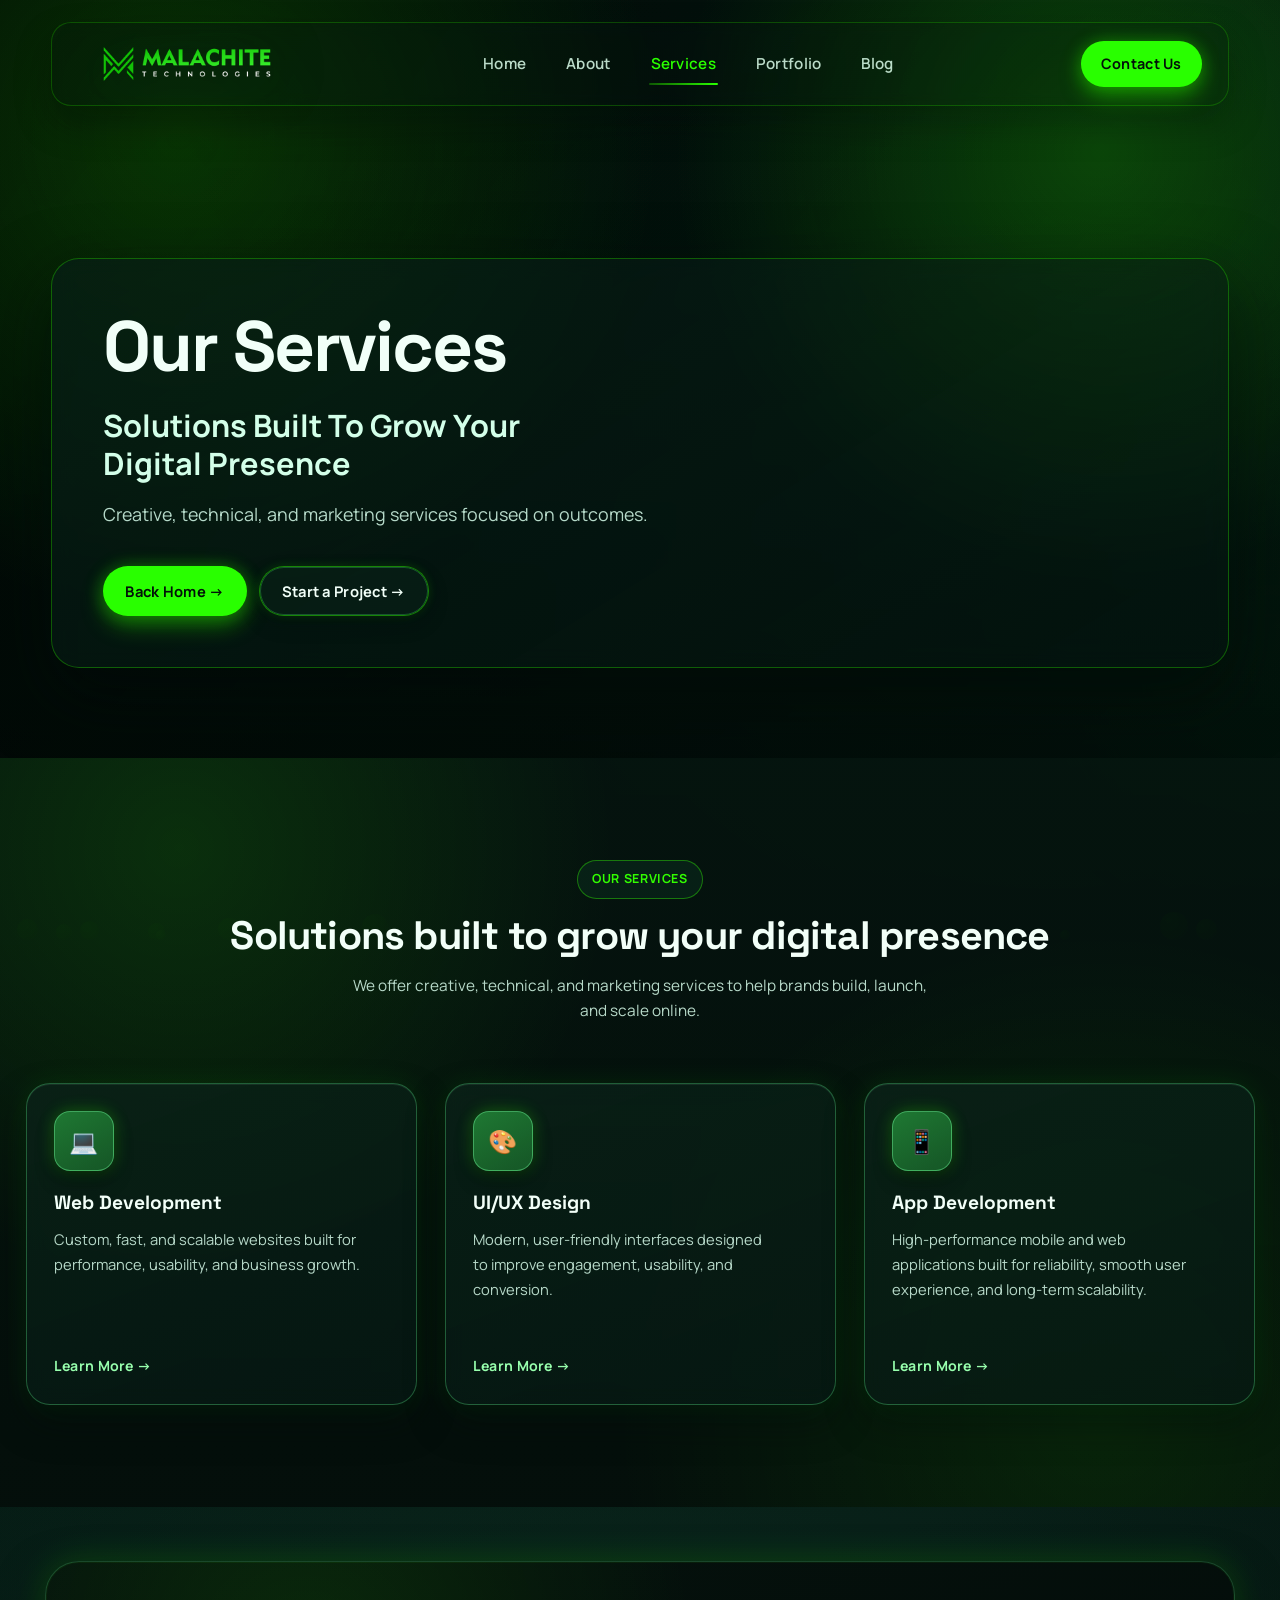
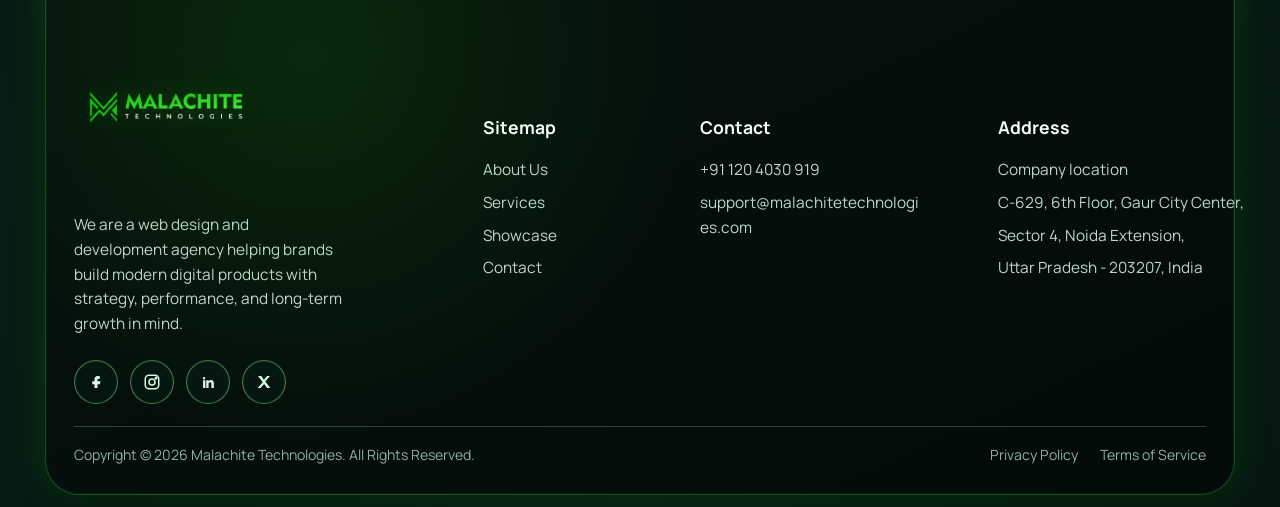
<file: services.html>
<!DOCTYPE html>
<html lang="en">
<head>
  <meta charset="UTF-8" />
  <meta name="viewport" content="width=device-width, initial-scale=1.0" />
  <title>Malachite Technologies | Services</title>
  <link rel="stylesheet" href="style.css" />
</head>
<body class="page-services">
  <div class="top-contact-bar">
    <div class="container top-contact-wrap">
      <a href="mailto:info@malachitetechnologies.com" class="contact-pill">&#9993; info@malachitetechnologies.com</a>
      <a href="tel:+12129018616" class="contact-pill">&#127482;&#127480; +1 (212) 901 8616</a>
      <a href="tel:+918800440643" class="contact-pill">&#127470;&#127475; +91-880-044-0643</a>
    </div>
  </div>

  <div class="announcement-bar">
    <div class="container">
      Check out the Transformative Brand of Malachite Technologies -
      <span>Malachite Technologies Edge</span>
    </div>
  </div>

  <section class="hero-section" id="home">
    <div class="hero-bg"></div>
    <div class="hero-overlay"></div>

    <header class="hero-header">
      <div class="container nav-wrap">
        <a href="index.html" class="logo">
          <img src="asset/img/LOGOVB 1.png" alt="Malachite Technologies Logo" width="262" height="76" loading="eager" fetchpriority="high" decoding="async" />
        </a>

        <nav class="desktop-nav" aria-label="Primary Navigation">
          <a href="index.html" data-nav="home">Home</a>
          <a href="about.html" data-nav="about">About</a>
          <a href="services.html" data-nav="services">Services</a>
          <a href="portfolio.html" data-nav="portfolio">Portfolio</a>
          <a href="blog.html" data-nav="blog">Blog</a>
        </nav>

        <div class="header-actions">
          <a href="contact.html" class="contact-btn" data-nav="contact">Contact Us</a>
          <button class="menu-toggle" id="menuToggle" aria-label="Open navigation menu">&#9776;</button>
        </div>
      </div>

      <div class="mobile-menu" id="mobileMenu">
        <a href="index.html" data-nav="home">Home</a>
        <a href="about.html" data-nav="about">About</a>
        <a href="services.html" data-nav="services">Services</a>
          <a href="portfolio.html" data-nav="portfolio">Portfolio</a>
          <a href="blog.html" data-nav="blog">Blog</a>
        <a href="contact.html" class="contact-btn mobile-contact-btn" data-nav="contact">Contact Us</a>
      </div>
    </header>

    <div class="container hero-content">
      <h1 class="hero-title-white">Our Services</h1>
      <h2 class="hero-title-accent">Solutions Built To Grow Your Digital Presence</h2>
      <p class="hero-subtext">Creative, technical, and marketing services focused on outcomes.</p>
      <div class="hero-buttons"><a href="index.html" class="btn btn-accent">Back Home &rarr;</a><a href="contact.html" class="btn btn-white">Start a Project &rarr;</a></div>
    </div>
  </section>

<section class="services-section" id="services">
  <div class="container">
    <div class="services-header">
      <div class="services-tag">Our Services</div>
      <h2>Solutions built to grow your digital presence</h2>
      <p>
        We offer creative, technical, and marketing services to help brands build,
        launch, and scale online.
      </p>
    </div>

    <div class="services-grid">
      <div class="service-card">
        <div class="service-icon">&#128187;</div>
        <h3>Web Development</h3>
        <p>
          Custom, fast, and scalable websites built for performance, usability,
          and business growth.
        </p>
        <a href="services.html" class="service-link">Learn More &rarr;</a>
      </div>

      <div class="service-card">
        <div class="service-icon">&#127912;</div>
        <h3>UI/UX Design</h3>
        <p>
          Modern, user-friendly interfaces designed to improve engagement,
          usability, and conversion.
        </p>
        <a href="services.html" class="service-link">Learn More &rarr;</a>
      </div>

      <div class="service-card">
        <div class="service-icon">&#128241;</div>
        <h3>App Development</h3>
        <p>
          High-performance mobile and web applications built for reliability,
          smooth user experience, and long-term scalability.
        </p>
        <a href="services.html" class="service-link">Learn More &rarr;</a>
      </div>
    </div>
  </div>
</section>

<footer class="modern-footer">
  <div class="container">
    <div class="footer-shell">
      <div class="footer-main footer-main-compact">
        <div class="footer-brand-block">
          <a href="index.html" class="footer-logo-image-link" aria-label="Malachite Technologies Home">
            <img src="asset/img/mlckinew.png" alt="Malachite Technologies" class="footer-logo-image" loading="lazy" decoding="async" />
          </a>

          <p class="footer-brand-description">We are a web design and development agency helping brands build modern digital products with strategy, performance, and long-term growth in mind.</p>

          <div class="footer-socials" aria-label="Social Media Links">
            <a href="#" aria-label="Facebook" class="footer-social-link">
              <svg viewBox="0 0 24 24" fill="currentColor" aria-hidden="true"><path d="M14 8h3V4h-3c-2.2 0-4 1.8-4 4v3H7v4h3v5h4v-5h3l1-4h-4V8c0-.6.4-1 1-1z"/></svg>
            </a>
            <a href="#" aria-label="Instagram" class="footer-social-link">
              <svg viewBox="0 0 24 24" fill="none" stroke="currentColor" stroke-width="2" stroke-linecap="round" stroke-linejoin="round" aria-hidden="true"><rect x="3" y="3" width="18" height="18" rx="5" ry="5"></rect><circle cx="12" cy="12" r="4"></circle><circle cx="17.5" cy="6.5" r="1"></circle></svg>
            </a>
            <a href="#" aria-label="LinkedIn" class="footer-social-link">
              <svg viewBox="0 0 24 24" fill="currentColor" aria-hidden="true"><path d="M6.94 8.5A1.56 1.56 0 1 1 6.94 5.4a1.56 1.56 0 0 1 0 3.1ZM8.5 20H5.4V9.7h3.1V20Zm11.1 0h-3.1v-5c0-1.2 0-2.8-1.7-2.8s-2 1.3-2 2.7v5.1H9.7V9.7h3v1.4h.1c.4-.8 1.5-1.7 3.1-1.7 3.3 0 3.9 2.2 3.9 5V20Z"/></svg>
            </a>
            <a href="#" aria-label="X" class="footer-social-link">
              <svg viewBox="0 0 24 24" fill="currentColor" aria-hidden="true"><path d="M4 4h4.4l3.5 4.9L16.2 4H20l-6.3 7.2L20.5 20h-4.4l-3.9-5.4L7.4 20H3.5l6.8-7.7L4 4z"/></svg>
            </a>
          </div>
        </div>

        <div class="footer-links footer-links-3">
          <div class="footer-column">
            <h4>Sitemap</h4>
            <a href="about.html">About Us</a>
            <a href="services.html">Services</a>
            <a href="portfolio.html">Showcase</a>
            <a href="contact.html">Contact</a>
          </div>

          <div class="footer-column footer-contact">
            <h4>Contact</h4>
            <a href="tel:+911204030919" class="footer-contact-line">+91 120 4030 919</a>
            <a href="mailto:support@malachitetechnologies.com" class="footer-contact-line footer-email">support@malachitetechnologies.com</a>
          </div>

          <div class="footer-column footer-address-col">
            <h4>Address</h4>
            <p class="footer-contact-line">Company location</p>
            <address class="footer-address">
              <span>C-629, 6th Floor, Gaur City Center,</span>
              <span>Sector 4, Noida Extension,</span>
              <span>Uttar Pradesh - 203207, India</span>
            </address>
          </div>
        </div>
      </div>

      <div class="footer-bottom footer-bottom-legal">
        <p>Copyright &copy; 2026 Malachite Technologies. All Rights Reserved.</p>
        <div class="footer-bottom-left">
          <a href="#">Privacy Policy</a>
          <a href="#">Terms of Service</a>
        </div>
      </div>
    </div>
  </div>
</footer>

<script src="main.js" defer></script>
</body>
</html>
</file>
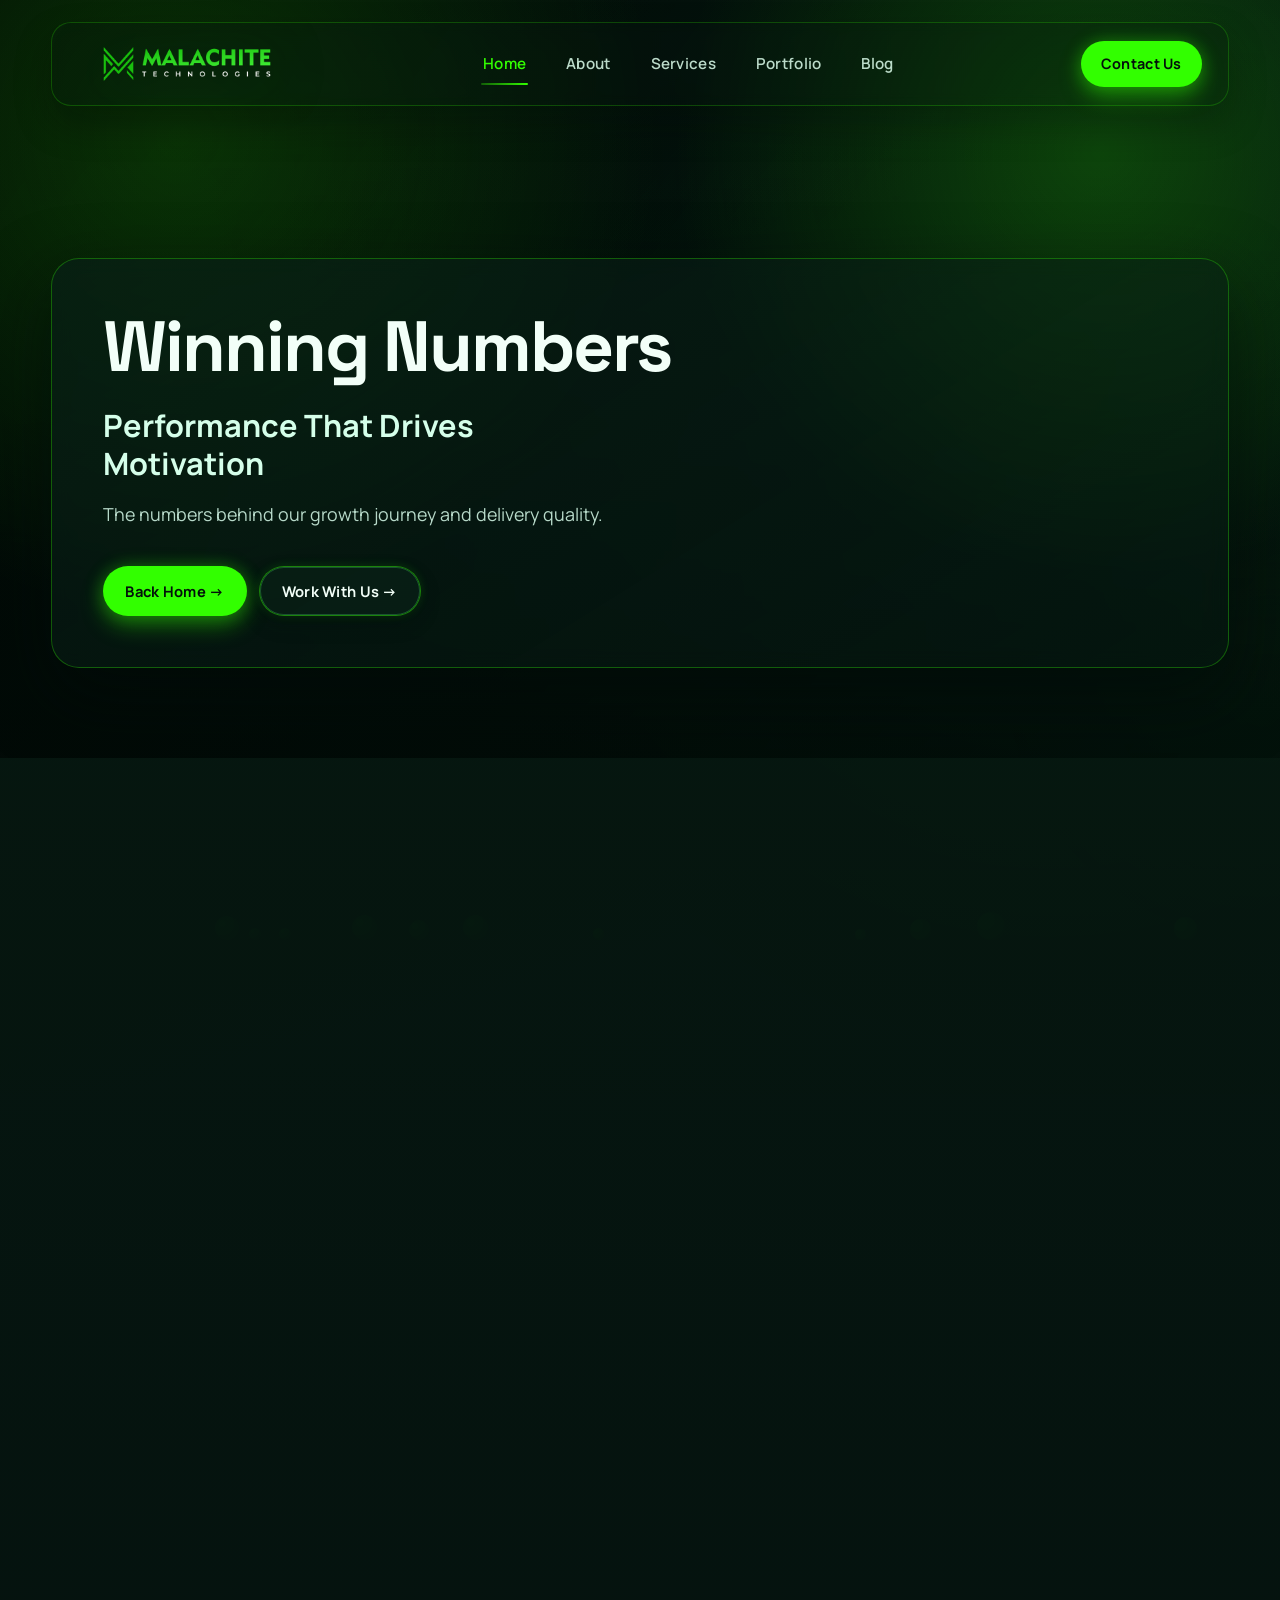
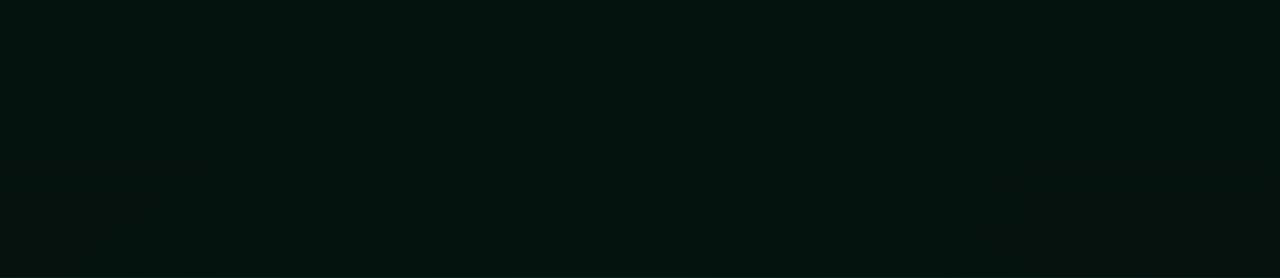
<file: stats.html>
<!DOCTYPE html>
<html lang="en">
<head>
  <meta charset="UTF-8" />
  <meta name="viewport" content="width=device-width, initial-scale=1.0" />
  <title>Malachite Technologies | Stats</title>
  <link rel="stylesheet" href="style.css" />
</head>
<body class="page-stats">
  <div class="top-contact-bar">
    <div class="container top-contact-wrap">
      <a href="mailto:info@malachitetechnologies.com" class="contact-pill">&#9993; info@malachitetechnologies.com</a>
      <a href="tel:+12129018616" class="contact-pill">&#127482;&#127480; +1 (212) 901 8616</a>
      <a href="tel:+918800440643" class="contact-pill">&#127470;&#127475; +91-880-044-0643</a>
    </div>
  </div>

  <div class="announcement-bar">
    <div class="container">
      Check out the Transformative Brand of Malachite Technologies -
      <span>Malachite Technologies Edge</span>
    </div>
  </div>

  <section class="hero-section" id="home">
    <div class="hero-bg"></div>
    <div class="hero-overlay"></div>

    <header class="hero-header">
      <div class="container nav-wrap">
        <a href="index.html" class="logo">
          <img src="asset/img/LOGOVB 1.png" alt="Malachite Technologies Logo" width="262" height="76" loading="eager" fetchpriority="high" decoding="async" />
        </a>

        <nav class="desktop-nav" aria-label="Primary Navigation">
          <a href="index.html" data-nav="home">Home</a>
          <a href="about.html" data-nav="about">About</a>
          <a href="services.html" data-nav="services">Services</a>
          <a href="portfolio.html" data-nav="portfolio">Portfolio</a>
          <a href="blog.html" data-nav="blog">Blog</a>
        </nav>

        <div class="header-actions">
          <a href="contact.html" class="contact-btn" data-nav="contact">Contact Us</a>
          <button class="menu-toggle" id="menuToggle" aria-label="Open navigation menu">&#9776;</button>
        </div>
      </div>

      <div class="mobile-menu" id="mobileMenu">
        <a href="index.html" data-nav="home">Home</a>
        <a href="about.html" data-nav="about">About</a>
        <a href="services.html" data-nav="services">Services</a>
          <a href="portfolio.html" data-nav="portfolio">Portfolio</a>
          <a href="blog.html" data-nav="blog">Blog</a>
        <a href="contact.html" class="contact-btn mobile-contact-btn" data-nav="contact">Contact Us</a>
      </div>
    </header>

    <div class="container hero-content">
      <h1 class="hero-title-white">Winning Numbers</h1>
      <h2 class="hero-title-accent">Performance That Drives Motivation</h2>
      <p class="hero-subtext">The numbers behind our growth journey and delivery quality.</p>
      <div class="hero-buttons"><a href="index.html" class="btn btn-accent">Back Home &rarr;</a><a href="contact.html" class="btn btn-white">Work With Us &rarr;</a></div>
    </div>
  </section>

<section class="stats-section">
  <div class="stats-container">

    <!-- Heading -->
    <div class="stats-header">
      <h2>
        Trusted by <span class="stats-highlight">Businesses</span>
      </h2>
    </div>

    <!-- Stats Grid -->
    <div class="stats-grid">

      <!-- Row 1 -->
      <div class="stat-item">
        <div class="stat-main coral" data-target="4100">0+</div>
        <div class="stat-label">Clients</div>
      </div>

      <div class="stat-item">
        <div class="stat-main green" data-target="350">0+</div>
        <div class="stat-label">Team Size</div>
      </div>

      <!-- Row 2 -->
      <div class="stat-item">
        <div class="stat-main gold" data-target="8000">0+</div>
        <div class="stat-label">Projects</div>
      </div>

      <div class="stat-item">
        <div class="stat-main coral" data-target="19">0+</div>
        <div class="stat-label">Years</div>
      </div>

      <div class="stat-item">
        <div class="stat-main dark" data-target="250">0+</div>
        <div class="stat-label two-line">Agency<br>Partners</div>
      </div>

    </div>
  </div>
</section>

<footer class="modern-footer">
  <div class="container">
    <div class="footer-shell">
      <div class="footer-main footer-main-compact">
        <div class="footer-brand-block">
          <a href="index.html" class="footer-logo-image-link" aria-label="Malachite Technologies Home">
            <img src="asset/img/mlckinew.png" alt="Malachite Technologies" class="footer-logo-image" loading="lazy" decoding="async" />
          </a>

          <p class="footer-brand-description">We are a web design and development agency helping brands build modern digital products with strategy, performance, and long-term growth in mind.</p>

          <div class="footer-socials" aria-label="Social Media Links">
            <a href="#" aria-label="Facebook" class="footer-social-link">
              <svg viewBox="0 0 24 24" fill="currentColor" aria-hidden="true"><path d="M14 8h3V4h-3c-2.2 0-4 1.8-4 4v3H7v4h3v5h4v-5h3l1-4h-4V8c0-.6.4-1 1-1z"/></svg>
            </a>
            <a href="#" aria-label="Instagram" class="footer-social-link">
              <svg viewBox="0 0 24 24" fill="none" stroke="currentColor" stroke-width="2" stroke-linecap="round" stroke-linejoin="round" aria-hidden="true"><rect x="3" y="3" width="18" height="18" rx="5" ry="5"></rect><circle cx="12" cy="12" r="4"></circle><circle cx="17.5" cy="6.5" r="1"></circle></svg>
            </a>
            <a href="#" aria-label="LinkedIn" class="footer-social-link">
              <svg viewBox="0 0 24 24" fill="currentColor" aria-hidden="true"><path d="M6.94 8.5A1.56 1.56 0 1 1 6.94 5.4a1.56 1.56 0 0 1 0 3.1ZM8.5 20H5.4V9.7h3.1V20Zm11.1 0h-3.1v-5c0-1.2 0-2.8-1.7-2.8s-2 1.3-2 2.7v5.1H9.7V9.7h3v1.4h.1c.4-.8 1.5-1.7 3.1-1.7 3.3 0 3.9 2.2 3.9 5V20Z"/></svg>
            </a>
            <a href="#" aria-label="X" class="footer-social-link">
              <svg viewBox="0 0 24 24" fill="currentColor" aria-hidden="true"><path d="M4 4h4.4l3.5 4.9L16.2 4H20l-6.3 7.2L20.5 20h-4.4l-3.9-5.4L7.4 20H3.5l6.8-7.7L4 4z"/></svg>
            </a>
          </div>
        </div>

        <div class="footer-links footer-links-3">
          <div class="footer-column">
            <h4>Sitemap</h4>
            <a href="about.html">About Us</a>
            <a href="services.html">Services</a>
            <a href="portfolio.html">Showcase</a>
            <a href="contact.html">Contact</a>
          </div>

          <div class="footer-column footer-contact">
            <h4>Contact</h4>
            <a href="tel:+911204030919" class="footer-contact-line">+91 120 4030 919</a>
            <a href="mailto:support@malachitetechnologies.com" class="footer-contact-line footer-email">support@malachitetechnologies.com</a>
          </div>

          <div class="footer-column footer-address-col">
            <h4>Address</h4>
            <p class="footer-contact-line">Company location</p>
            <address class="footer-address">
              <span>C-629, 6th Floor, Gaur City Center,</span>
              <span>Sector 4, Noida Extension,</span>
              <span>Uttar Pradesh - 203207, India</span>
            </address>
          </div>
        </div>
      </div>

      <div class="footer-bottom footer-bottom-legal">
        <p>Copyright &copy; 2026 Malachite Technologies. All Rights Reserved.</p>
        <div class="footer-bottom-left">
          <a href="#">Privacy Policy</a>
          <a href="#">Terms of Service</a>
        </div>
      </div>
    </div>
  </div>
</footer>

<script src="main.js" defer></script>
</body>
</html>
</file>
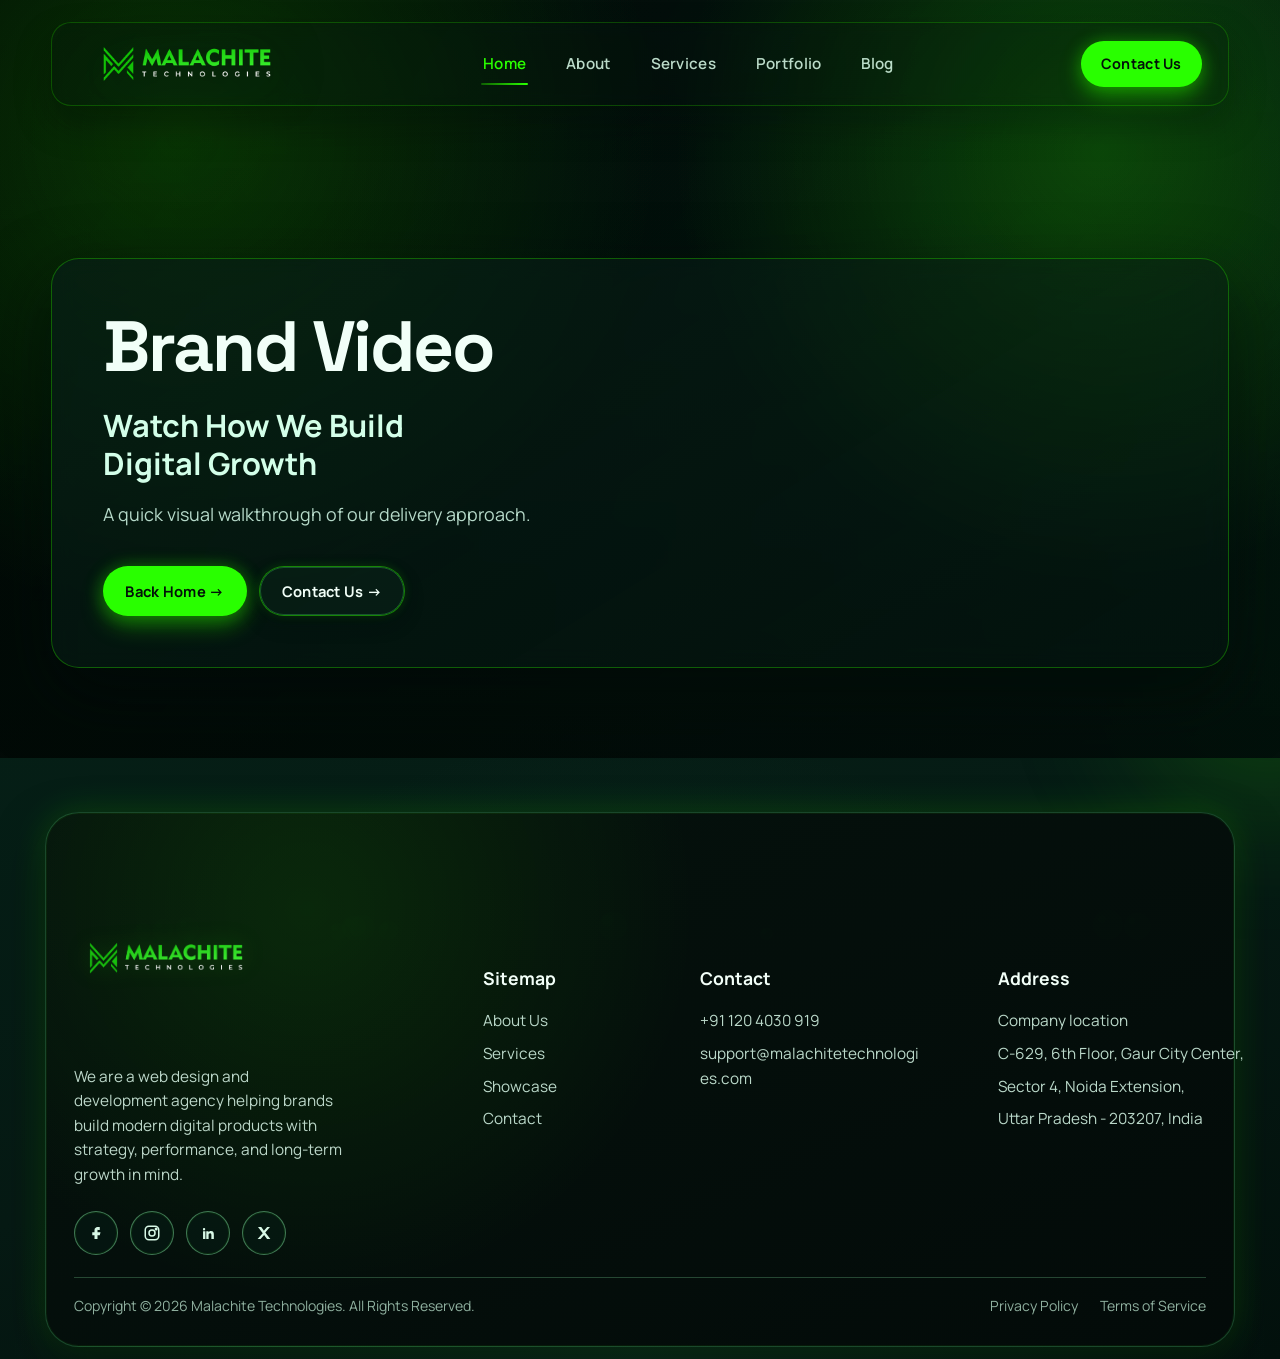
<file: video.html>
<!DOCTYPE html>
<html lang="en">
<head>
  <meta charset="UTF-8" />
  <meta name="viewport" content="width=device-width, initial-scale=1.0" />
  <title>Malachite Technologies | Brand Video</title>
  <link rel="stylesheet" href="style.css" />
</head>
<body class="page-video">
  <div class="top-contact-bar">
    <div class="container top-contact-wrap">
      <a href="mailto:info@malachitetechnologies.com" class="contact-pill">&#9993; info@malachitetechnologies.com</a>
      <a href="tel:+12129018616" class="contact-pill">&#127482;&#127480; +1 (212) 901 8616</a>
      <a href="tel:+918800440643" class="contact-pill">&#127470;&#127475; +91-880-044-0643</a>
    </div>
  </div>

  <div class="announcement-bar">
    <div class="container">
      Check out the Transformative Brand of Malachite Technologies -
      <span>Malachite Technologies Edge</span>
    </div>
  </div>

  <section class="hero-section" id="home">
    <div class="hero-bg"></div>
    <div class="hero-overlay"></div>

    <header class="hero-header">
      <div class="container nav-wrap">
        <a href="index.html" class="logo">
          <img src="asset/img/LOGOVB 1.png" alt="Malachite Technologies Logo" width="262" height="76" loading="eager" fetchpriority="high" decoding="async" />
        </a>

        <nav class="desktop-nav" aria-label="Primary Navigation">
          <a href="index.html" data-nav="home">Home</a>
          <a href="about.html" data-nav="about">About</a>
          <a href="services.html" data-nav="services">Services</a>
          <a href="portfolio.html" data-nav="portfolio">Portfolio</a>
          <a href="blog.html" data-nav="blog">Blog</a>
        </nav>

        <div class="header-actions">
          <a href="contact.html" class="contact-btn" data-nav="contact">Contact Us</a>
          <button class="menu-toggle" id="menuToggle" aria-label="Open navigation menu">&#9776;</button>
        </div>
      </div>

      <div class="mobile-menu" id="mobileMenu">
        <a href="index.html" data-nav="home">Home</a>
        <a href="about.html" data-nav="about">About</a>
        <a href="services.html" data-nav="services">Services</a>
          <a href="portfolio.html" data-nav="portfolio">Portfolio</a>
          <a href="blog.html" data-nav="blog">Blog</a>
        <a href="contact.html" class="contact-btn mobile-contact-btn" data-nav="contact">Contact Us</a>
      </div>
    </header>

    <div class="container hero-content">
      <h1 class="hero-title-white">Brand Video</h1>
      <h2 class="hero-title-accent">Watch How We Build Digital Growth</h2>
      <p class="hero-subtext">A quick visual walkthrough of our delivery approach.</p>
      <div class="hero-buttons"><a href="index.html" class="btn btn-accent">Back Home &rarr;</a><a href="contact.html" class="btn btn-white">Contact Us &rarr;</a></div>
    </div>
  </section>

<footer class="modern-footer">
  <div class="container">
    <div class="footer-shell">
      <div class="footer-main footer-main-compact">
        <div class="footer-brand-block">
          <a href="index.html" class="footer-logo-image-link" aria-label="Malachite Technologies Home">
            <img src="asset/img/mlckinew.png" alt="Malachite Technologies" class="footer-logo-image" loading="lazy" decoding="async" />
          </a>

          <p class="footer-brand-description">We are a web design and development agency helping brands build modern digital products with strategy, performance, and long-term growth in mind.</p>

          <div class="footer-socials" aria-label="Social Media Links">
            <a href="#" aria-label="Facebook" class="footer-social-link">
              <svg viewBox="0 0 24 24" fill="currentColor" aria-hidden="true"><path d="M14 8h3V4h-3c-2.2 0-4 1.8-4 4v3H7v4h3v5h4v-5h3l1-4h-4V8c0-.6.4-1 1-1z"/></svg>
            </a>
            <a href="#" aria-label="Instagram" class="footer-social-link">
              <svg viewBox="0 0 24 24" fill="none" stroke="currentColor" stroke-width="2" stroke-linecap="round" stroke-linejoin="round" aria-hidden="true"><rect x="3" y="3" width="18" height="18" rx="5" ry="5"></rect><circle cx="12" cy="12" r="4"></circle><circle cx="17.5" cy="6.5" r="1"></circle></svg>
            </a>
            <a href="#" aria-label="LinkedIn" class="footer-social-link">
              <svg viewBox="0 0 24 24" fill="currentColor" aria-hidden="true"><path d="M6.94 8.5A1.56 1.56 0 1 1 6.94 5.4a1.56 1.56 0 0 1 0 3.1ZM8.5 20H5.4V9.7h3.1V20Zm11.1 0h-3.1v-5c0-1.2 0-2.8-1.7-2.8s-2 1.3-2 2.7v5.1H9.7V9.7h3v1.4h.1c.4-.8 1.5-1.7 3.1-1.7 3.3 0 3.9 2.2 3.9 5V20Z"/></svg>
            </a>
            <a href="#" aria-label="X" class="footer-social-link">
              <svg viewBox="0 0 24 24" fill="currentColor" aria-hidden="true"><path d="M4 4h4.4l3.5 4.9L16.2 4H20l-6.3 7.2L20.5 20h-4.4l-3.9-5.4L7.4 20H3.5l6.8-7.7L4 4z"/></svg>
            </a>
          </div>
        </div>

        <div class="footer-links footer-links-3">
          <div class="footer-column">
            <h4>Sitemap</h4>
            <a href="about.html">About Us</a>
            <a href="services.html">Services</a>
            <a href="portfolio.html">Showcase</a>
            <a href="contact.html">Contact</a>
          </div>

          <div class="footer-column footer-contact">
            <h4>Contact</h4>
            <a href="tel:+911204030919" class="footer-contact-line">+91 120 4030 919</a>
            <a href="mailto:support@malachitetechnologies.com" class="footer-contact-line footer-email">support@malachitetechnologies.com</a>
          </div>

          <div class="footer-column footer-address-col">
            <h4>Address</h4>
            <p class="footer-contact-line">Company location</p>
            <address class="footer-address">
              <span>C-629, 6th Floor, Gaur City Center,</span>
              <span>Sector 4, Noida Extension,</span>
              <span>Uttar Pradesh - 203207, India</span>
            </address>
          </div>
        </div>
      </div>

      <div class="footer-bottom footer-bottom-legal">
        <p>Copyright &copy; 2026 Malachite Technologies. All Rights Reserved.</p>
        <div class="footer-bottom-left">
          <a href="#">Privacy Policy</a>
          <a href="#">Terms of Service</a>
        </div>
      </div>
    </div>
  </div>
</footer>

<script src="main.js" defer></script>
</body>
</html>
</file>
<file: style.css>
﻿@import url("https://fonts.googleapis.com/css2?family=Manrope:wght@400;500;600;700;800&family=Space+Grotesk:wght@500;600;700&display=swap");

:root {
  --bg-900: #020d09;
  --bg-850: #04130e;
  --bg-800: #051b14;
  --bg-700: #07251b;
  --bg-600: #0a3426;
  --card-bg: rgba(11, 32, 24, 0.6);
  --card-bg-strong: rgba(10, 34, 24, 0.78);
  --glass-stroke: rgba(50, 255, 0, 0.22);
  --text-primary: #f2fff8;
  --text-secondary: #b7d9c9;
  --text-muted: #8bb4a0;
  --accent: #32ff00;
  --accent-bright: #32ff00;
  --accent-dark: #20d800;
  --shadow-lg: 0 28px 70px rgba(1, 12, 8, 0.62);
  --shadow-card: 0 16px 34px rgba(2, 14, 10, 0.46);
  --radius-lg: 28px;
  --radius-md: 20px;
  --radius-sm: 14px;
  --container: 1240px;
  --section-pad: clamp(78px, 8vw, 130px);
}

* {
  margin: 0;
  padding: 0;
  box-sizing: border-box;
}

html {
  width: 100%;
  overflow-x: clip;
  scroll-behavior: smooth;
}

body {
  min-height: 100vh;
  font-family: "Manrope", sans-serif;
  color: var(--text-primary);
  background:
    radial-gradient(circle at 12% 8%, rgba(50, 255, 0, 0.16), transparent 28%),
    radial-gradient(circle at 82% 18%, rgba(50, 255, 0, 0.18), transparent 30%),
    radial-gradient(circle at 50% 100%, rgba(34, 112, 80, 0.22), transparent 42%),
    linear-gradient(165deg, #020e09 2%, #051f16 40%, #061a14 72%, #03110d 100%);
  line-height: 1.65;
  overflow-x: clip;
  position: relative;
}

body::before,
body::after {
  content: "";
  position: fixed;
  width: 420px;
  height: 420px;
  border-radius: 50%;
  pointer-events: none;
  z-index: -1;
  filter: blur(46px);
  opacity: 0.34;
  animation: orbFloat 16s ease-in-out infinite;
}

body::before {
  left: -190px;
  top: 14vh;
  background: radial-gradient(circle, rgba(50, 255, 0, 0.55), rgba(42, 107, 76, 0.1) 64%);
}

body::after {
  right: -200px;
  top: 52vh;
  background: radial-gradient(circle, rgba(50, 255, 0, 0.56), rgba(16, 62, 42, 0.06) 70%);
  animation-delay: -7s;
}

a {
  color: inherit;
  text-decoration: none;
}

img,
video,
iframe {
  width: 100%;
  max-width: 100%;
  display: block;
}

::selection {
  color: #02110a;
  background: rgba(50, 255, 0, 0.9);
}

.container {
  width: min(92%, var(--container));
  margin: 0 auto;
}

.top-contact-bar {
  border-bottom: 1px solid rgba(50, 255, 0, 0.18);
  background: rgba(3, 16, 12, 0.72);
  backdrop-filter: blur(12px);
  position: relative;
  z-index: 20;
}

.top-contact-wrap {
  min-height: 56px;
  display: flex;
  align-items: center;
  justify-content: center;
  flex-wrap: wrap;
  gap: 10px;
  padding: 10px 0;
}

.contact-pill {
  border: 1px solid rgba(50, 255, 0, 0.22);
  background: rgba(16, 55, 39, 0.42);
  color: var(--text-secondary);
  border-radius: 999px;
  padding: 8px 16px;
  font-size: 0.84rem;
  font-weight: 600;
  letter-spacing: 0.01em;
  transition: transform 0.28s ease, border-color 0.28s ease, color 0.28s ease;
}

.contact-pill:hover {
  color: var(--accent-bright);
  border-color: rgba(50, 255, 0, 0.6);
  transform: translateY(-2px);
}

.announcement-bar {
  border-bottom: 1px solid rgba(50, 255, 0, 0.14);
  background: rgba(5, 25, 18, 0.66);
  color: var(--text-muted);
  text-align: center;
  padding: 12px 0;
  font-size: 0.88rem;
  letter-spacing: 0.03em;
}

.announcement-bar span {
  color: var(--accent-bright);
  font-weight: 700;
}

.hero-section {
  position: relative;
  min-height: clamp(650px, 96vh, 920px);
  isolation: isolate;
  overflow: hidden;
  padding-bottom: clamp(52px, 7vw, 96px);
}

.hero-bg {
  position: absolute;
  inset: 0;
  background:
    linear-gradient(130deg, rgba(1, 9, 6, 0.92) 7%, rgba(5, 26, 18, 0.76) 42%, rgba(5, 23, 17, 0.92) 92%),
    url("https://images.unsplash.com/photo-1535223289827-42f1e9919769?auto=format&fit=crop&w=1600&q=65") center / cover no-repeat;
  transform: scale(1.03);
}

.hero-video {
  position: absolute;
  inset: 0;
  width: 100%;
  height: 100%;
  object-fit: cover;
  filter: saturate(1.2) contrast(1.03) brightness(0.58);
}

.hero-overlay {
  position: absolute;
  inset: 0;
  background:
    radial-gradient(circle at 14% 18%, rgba(50, 255, 0, 0.16), transparent 38%),
    radial-gradient(circle at 86% 20%, rgba(50, 255, 0, 0.2), transparent 34%),
    linear-gradient(180deg, rgba(0, 0, 0, 0.12), rgba(1, 7, 5, 0.7));
}

.hero-header {
  position: relative;
  z-index: 30;
  padding-top: clamp(18px, 2.8vw, 32px);
}

.nav-wrap {
  min-height: 82px;
  padding: 10px 14px 10px 20px;
  border-radius: 20px;
  border: 1px solid rgba(50, 255, 0, 0.26);
  background: rgba(8, 29, 20, 0.56);
  backdrop-filter: blur(12px);
  box-shadow: 0 14px 40px rgba(2, 18, 12, 0.42);
  display: flex;
  align-items: center;
  gap: 16px;
}

.logo {
  display: inline-flex;
  align-items: center;
  flex-shrink: 0;
}

.logo img {
  width: clamp(136px, 14vw, 196px);
  height: auto;
  filter: drop-shadow(0 10px 26px rgba(4, 17, 12, 0.6));
}

.desktop-nav {
  margin-left: auto;
  display: flex;
  align-items: center;
  gap: clamp(12px, 1.8vw, 24px);
}

.desktop-nav > a {
  font-size: 0.95rem;
  font-weight: 600;
  color: var(--text-secondary);
  position: relative;
  padding: 8px 2px;
  transition: color 0.24s ease;
}

.desktop-nav > a::after {
  content: "";
  position: absolute;
  left: 0;
  right: 0;
  bottom: 0;
  height: 2px;
  border-radius: 999px;
  transform: scaleX(0);
  transform-origin: left center;
  background: linear-gradient(90deg, rgba(50, 255, 0, 0.3), rgba(50, 255, 0, 1));
  transition: transform 0.24s ease;
}

.desktop-nav > a:hover,
.desktop-nav > a.nav-active {
  color: var(--accent-bright);
}

.desktop-nav > a:hover::after,
.desktop-nav > a.nav-active::after {
  transform: scaleX(1);
}

.header-actions {
  display: flex;
  align-items: center;
  gap: 10px;
}

.contact-btn {
  display: inline-flex;
  align-items: center;
  justify-content: center;
  gap: 8px;
  padding: 11px 20px;
  border-radius: 999px;
  font-weight: 700;
  font-size: 0.9rem;
  letter-spacing: 0.02em;
  color: #03110a;
  background: linear-gradient(140deg, #32ff00 0%, #2cff12 52%, #20d800 100%);
  box-shadow: 0 12px 24px rgba(50, 255, 0, 0.3);
  transition: transform 0.26s ease, box-shadow 0.26s ease;
}

.contact-btn:hover {
  transform: translateY(-3px);
  box-shadow: 0 20px 32px rgba(50, 255, 0, 0.38);
}

.menu-toggle {
  display: none;
  width: 46px;
  height: 46px;
  border-radius: 14px;
  border: 1px solid rgba(50, 255, 0, 0.33);
  background: rgba(18, 63, 44, 0.62);
  color: var(--text-primary);
  font-size: 1.35rem;
  line-height: 1;
  cursor: pointer;
  transition: border-color 0.24s ease, transform 0.24s ease;
}

.menu-toggle:hover {
  border-color: rgba(50, 255, 0, 0.62);
  transform: translateY(-2px);
}

.mobile-menu {
  width: min(92%, 540px);
  margin: 10px auto 0;
  border-radius: 18px;
  border: 1px solid rgba(50, 255, 0, 0.24);
  background: rgba(8, 32, 22, 0.92);
  backdrop-filter: blur(10px);
  box-shadow: var(--shadow-card);
  padding: 16px;
  display: grid;
  gap: 4px;
  opacity: 0;
  transform: translateY(-16px);
  pointer-events: none;
  transition: opacity 0.24s ease, transform 0.24s ease;
}

.mobile-menu.active {
  opacity: 1;
  transform: translateY(0);
  pointer-events: auto;
}

.mobile-menu a {
  padding: 10px 12px;
  border-radius: 10px;
  color: var(--text-secondary);
  font-weight: 600;
  transition: background 0.2s ease, color 0.2s ease;
}

.mobile-menu a:hover,
.mobile-menu a.nav-active {
  color: var(--accent-bright);
  background: rgba(50, 255, 0, 0.13);
}

.mobile-contact-btn {
  margin-top: 6px;
  color: #03110a !important;
}

.mobile-contact-btn:hover {
  color: #03110a !important;
}

.hero-content {
  position: relative;
  z-index: 10;
  width: min(92%, 1180px);
  margin: clamp(46px, 9vh, 120px) auto 0;
  padding: clamp(28px, 4vw, 54px);
  border-radius: var(--radius-lg);
  border: 1px solid rgba(50, 255, 0, 0.3);
  background: linear-gradient(148deg, rgba(8, 30, 22, 0.72), rgba(7, 26, 20, 0.36));
  backdrop-filter: blur(10px);
  box-shadow: var(--shadow-lg);
}

.hero-content.animate-in {
  animation: heroRise 1s ease-out;
}

.hero-title-white {
  font-family: "Space Grotesk", sans-serif;
  font-size: clamp(2rem, 5.7vw, 4.45rem);
  line-height: 1.04;
  letter-spacing: -0.03em;
  max-width: 13ch;
  text-wrap: balance;
}

.hero-title-accent {
  margin-top: clamp(14px, 2vw, 22px);
  max-width: 22ch;
  font-size: clamp(1.12rem, 2.4vw, 2rem);
  line-height: 1.24;
  font-weight: 700;
  color: #d5ffea;
  text-wrap: pretty;
}

.hero-subtext {
  margin-top: 18px;
  max-width: 62ch;
  color: var(--text-secondary);
  font-size: clamp(0.98rem, 1.4vw, 1.16rem);
}

.hero-buttons {
  margin-top: clamp(22px, 3.8vw, 36px);
  display: flex;
  flex-wrap: wrap;
  gap: 12px;
}

.btn {
  display: inline-flex;
  align-items: center;
  justify-content: center;
  border-radius: 999px;
  padding: 12px 22px;
  font-size: 0.92rem;
  font-weight: 700;
  letter-spacing: 0.02em;
  transition: transform 0.25s ease, box-shadow 0.25s ease, border-color 0.25s ease, color 0.25s ease;
}

.btn-accent {
  color: #000000;
  border: none;
  background: #32ff00;
  box-shadow: 0 10px 22px rgba(50, 255, 0, 0.34), 0 0 18px rgba(50, 255, 0, 0.28);
}

.btn-accent:hover {
  transform: translateY(-3px);
  background: linear-gradient(135deg, #32ff00, #20d800);
  box-shadow: 0 16px 30px rgba(50, 255, 0, 0.44), 0 0 26px rgba(50, 255, 0, 0.4);
}

.btn-white {
  color: var(--text-primary);
  border: 1px solid rgba(50, 255, 0, 0.44);
  background: rgba(15, 53, 37, 0.52);
}

.btn-white:hover {
  color: var(--accent-bright);
  border-color: rgba(50, 255, 0, 0.76);
  transform: translateY(-3px);
}

body:not(.page-home) .hero-section {
  min-height: clamp(530px, 80vh, 700px);
}

.page-about .hero-bg {
  background:
    linear-gradient(126deg, rgba(1, 8, 6, 0.94), rgba(8, 35, 25, 0.8)),
    url("https://images.unsplash.com/photo-1522071820081-009f0129c71c?auto=format&fit=crop&w=1600&q=65") center / cover no-repeat;
}

.page-services .hero-bg {
  background:
    linear-gradient(126deg, rgba(1, 8, 6, 0.94), rgba(8, 35, 25, 0.8)),
    url("https://images.unsplash.com/photo-1460925895917-afdab827c52f?auto=format&fit=crop&w=1600&q=65") center / cover no-repeat;
}

.page-portfolio .hero-bg {
  background:
    linear-gradient(126deg, rgba(1, 8, 6, 0.94), rgba(8, 35, 25, 0.8)),
    url("https://images.unsplash.com/photo-1504384308090-c894fdcc538d?auto=format&fit=crop&w=1600&q=65") center / cover no-repeat;
}

.page-blog .hero-bg {
  background:
    linear-gradient(126deg, rgba(1, 8, 6, 0.94), rgba(8, 35, 25, 0.8)),
    url("https://images.unsplash.com/photo-1517245386807-bb43f82c33c4?auto=format&fit=crop&w=1600&q=65") center / cover no-repeat;
}

.page-contact .hero-bg,
.page-project .hero-bg {
  background:
    linear-gradient(126deg, rgba(1, 8, 6, 0.94), rgba(8, 35, 25, 0.8)),
    url("https://images.unsplash.com/photo-1516321318423-f06f85e504b3?auto=format&fit=crop&w=1600&q=65") center / cover no-repeat;
}

.page-industries .hero-bg {
  background:
    linear-gradient(126deg, rgba(1, 8, 6, 0.94), rgba(8, 35, 25, 0.8)),
    url("https://images.unsplash.com/photo-1451187580459-43490279c0fa?auto=format&fit=crop&w=1600&q=65") center / cover no-repeat;
}

.page-faq .hero-bg {
  background:
    linear-gradient(126deg, rgba(1, 8, 6, 0.94), rgba(8, 35, 25, 0.8)),
    url("https://images.unsplash.com/photo-1454165804606-c3d57bc86b40?auto=format&fit=crop&w=1600&q=65") center / cover no-repeat;
}

.page-stats .hero-bg {
  background:
    linear-gradient(126deg, rgba(1, 8, 6, 0.94), rgba(8, 35, 25, 0.8)),
    url("https://images.unsplash.com/photo-1551288049-bebda4e38f71?auto=format&fit=crop&w=1600&q=65") center / cover no-repeat;
}

.page-technologies .hero-bg {
  background:
    linear-gradient(126deg, rgba(1, 8, 6, 0.94), rgba(8, 35, 25, 0.8)),
    url("https://images.unsplash.com/photo-1518773553398-650c184e0bb3?auto=format&fit=crop&w=1600&q=65") center / cover no-repeat;
}

.page-video .hero-bg {
  background:
    linear-gradient(126deg, rgba(1, 8, 6, 0.94), rgba(8, 35, 25, 0.8)),
    url("https://images.unsplash.com/photo-1504384308090-c894fdcc538d?auto=format&fit=crop&w=1600&q=65") center / cover no-repeat;
}

section {
  position: relative;
  padding: var(--section-pad) 0;
  scroll-margin-top: 80px;
  isolation: isolate;
}

body.page-home section:not(.hero-section),
body:not(.page-home) section:not(:first-of-type) {
  content-visibility: auto;
  contain-intrinsic-size: 820px;
}

section::after {
  content: "";
  position: absolute;
  left: 50%;
  bottom: -1px;
  width: min(84%, 980px);
  height: 1px;
  transform: translateX(-50%);
  background: linear-gradient(90deg, transparent, rgba(50, 255, 0, 0.34), transparent);
  pointer-events: none;
}

.services-tag,
.tech-tag,
.about-tag,
.faq-tag {
  display: inline-flex;
  align-items: center;
  justify-content: center;
  gap: 8px;
  border-radius: 999px;
  border: 1px solid rgba(50, 255, 0, 0.4);
  background: rgba(13, 52, 36, 0.44);
  color: var(--accent-bright);
  letter-spacing: 0.05em;
  font-size: 0.78rem;
  text-transform: uppercase;
  font-weight: 700;
  padding: 8px 14px;
}

.tech-header,
.services-header,
.portfolio-header,
.contact-header,
.faq-header,
.industries-header,
.community-header,
.who-header,
.testimonials-header,
.project-contact-header,
.stats-header {
  max-width: 760px;
  margin: 0 auto;
  text-align: center;
}

.tech-header h2,
.services-header h2,
.portfolio-header h2,
.contact-header h2,
.faq-header h2,
.industries-header h2,
.community-header h2,
.who-header h2,
.testimonials-header h2,
.project-contact-header h2,
.stats-header h2 {
  margin-top: 14px;
  font-family: "Space Grotesk", sans-serif;
  font-size: clamp(1.76rem, 3vw, 3rem);
  line-height: 1.16;
  letter-spacing: -0.02em;
  text-wrap: balance;
}

.tech-header p,
.services-header p,
.portfolio-header p,
.contact-header p,
.faq-header p,
.industries-header p,
.community-header p,
.who-header p,
.testimonials-header p,
.project-contact-header p,
.stats-header p {
  margin-top: 14px;
  color: var(--text-secondary);
  font-size: clamp(0.96rem, 1.2vw, 1.08rem);
}

.tech-section {
  background:
    linear-gradient(180deg, rgba(6, 23, 17, 0.36), rgba(7, 23, 18, 0.92)),
    radial-gradient(circle at 18% 20%, rgba(50, 255, 0, 0.1), transparent 32%);
}

.tech-carousel {
  margin-top: clamp(34px, 5vw, 56px);
  overflow: hidden;
  padding: 8px 0;
}

.tech-track {
  display: flex;
  gap: 18px;
  width: max-content;
  animation: techMarquee 42s linear infinite;
}

.tech-carousel:hover .tech-track {
  animation-play-state: paused;
}

.tech-card {
  width: clamp(220px, 23vw, 274px);
  border-radius: var(--radius-md);
  border: 1px solid rgba(50, 255, 0, 0.26);
  background: linear-gradient(160deg, rgba(12, 43, 30, 0.84), rgba(8, 29, 22, 0.84));
  box-shadow: var(--shadow-card);
  padding: 22px;
  display: grid;
  gap: 14px;
  transition: transform 0.3s ease, border-color 0.3s ease;
}

.tech-card:hover {
  transform: translateY(-8px);
  border-color: rgba(50, 255, 0, 0.56);
}

.tech-icon {
  width: 56px;
  height: 56px;
  border-radius: 16px;
  display: grid;
  place-items: center;
  font-size: 1.8rem;
  background: rgba(50, 255, 0, 0.18);
  color: #ffffff;
  border: 1px solid rgba(50, 255, 0, 0.34);
}

.tech-icon i,
.tech-icon svg {
  color: #ffffff;
  filter: drop-shadow(0 3px 6px rgba(0, 0, 0, 0.6));
}

.tech-icon.node i {
  width: 100%;
  height: 100%;
  display: flex;
  align-items: center;
  justify-content: center;
  font-size: 2.25rem;
  line-height: 1;
  color: #ffffff;
  filter: drop-shadow(0 3px 6px rgba(0, 0, 0, 0.7));
}

.tech-icon.wordpress { color: #ffffff; }
.tech-icon.html { color: #ffffff; }
.tech-icon.css { color: #ffffff; }
.tech-icon.js { color: #ffffff; }
.tech-icon.react { color: #ffffff; }
.tech-icon.php { color: #ffffff; }
.tech-icon.node { color: #ffffff; }
.tech-icon.nextjs { color: #ffffff; }

.tech-card h3 {
  font-size: 1.07rem;
  font-weight: 700;
}

.tech-card p {
  color: var(--text-secondary);
  font-size: 0.92rem;
}

.solution-section {
  position: relative;
  padding: clamp(86px, 8vw, 122px) 0;
  background:
    radial-gradient(circle at 12% 14%, rgba(50, 255, 0, 0.12), transparent 28%),
    radial-gradient(circle at 84% 18%, rgba(50, 255, 0, 0.1), transparent 30%),
    linear-gradient(180deg, rgba(5, 20, 15, 0.98) 0%, rgba(3, 14, 10, 0.98) 100%) !important;
  overflow: hidden;
}

.solution-section::before {
  content: "";
  position: absolute;
  inset: 0;
  pointer-events: none;
  background: repeating-linear-gradient(
    90deg,
    rgba(1, 6, 4, 0.34) 0,
    rgba(1, 6, 4, 0.34) 1px,
    transparent 1px,
    transparent 96px
  );
  opacity: 0.26;
}

.solution-wrap {
  position: relative;
  z-index: 1;
}

.solution-head {
  max-width: 860px;
  margin: 0 auto;
  text-align: center;
}

.solution-kicker {
  font-size: 0.9rem;
  font-weight: 700;
  color: #cde8da;
  letter-spacing: 0.01em;
}

.solution-head h2 {
  margin-top: 10px;
  color: #f3fff8;
  font-family: "Space Grotesk", sans-serif;
  font-size: clamp(2rem, 4vw, 3.35rem);
  line-height: 1.12;
}

.solution-layout {
  margin-top: clamp(34px, 4.4vw, 56px);
  display: grid;
  grid-template-columns: minmax(0, 0.88fr) minmax(0, 1.12fr);
  align-items: center;
  gap: clamp(28px, 4vw, 54px);
}

.solution-copy {
  min-width: 0;
}

.solution-tag {
  display: inline-flex;
  align-items: center;
  justify-content: center;
  border-radius: 999px;
  background: rgba(47, 191, 104, 0.14);
  border: 1px solid rgba(95, 230, 145, 0.44);
  color: #76e7a6;
  font-size: 0.78rem;
  font-weight: 700;
  letter-spacing: 0.04em;
  text-transform: uppercase;
  padding: 8px 14px;
}

.solution-copy h3 {
  margin-top: 16px;
  color: #eefff6;
  font-family: "Space Grotesk", sans-serif;
  font-size: clamp(1.62rem, 2.9vw, 2.5rem);
  line-height: 1.16;
  max-width: 18ch;
  text-wrap: balance;
}

.solution-copy h3 span {
  color: #32ff00;
}

.solution-copy p {
  margin-top: 18px;
  max-width: 50ch;
  color: #b9d5c7;
  font-size: 1rem;
  line-height: 1.72;
}

.solution-btn {
  margin-top: 24px;
  display: inline-flex;
  align-items: center;
  justify-content: center;
  font-size: 0.94rem;
  font-weight: 700;
  padding: 12px 24px;
  border-radius: 999px;
}

.solution-btn span {
  position: relative;
  z-index: 1;
  color: inherit;
  transition: color 0.34s cubic-bezier(0.22, 1, 0.36, 1);
}

.solution-network {
  position: relative;
  width: min(100%, 640px);
  height: clamp(320px, 38vw, 420px);
  min-height: 320px;
  margin: 0 auto;
  border-radius: 26px;
  background:
    radial-gradient(circle at 50% 38%, rgba(50, 255, 0, 0.18), rgba(50, 255, 0, 0.04) 42%, transparent 66%),
    linear-gradient(180deg, rgba(9, 33, 23, 0.42), rgba(7, 24, 18, 0.36));
  border: 1px solid rgba(84, 194, 133, 0.2);
}

@supports (aspect-ratio: 640 / 420) {
  .solution-network {
    aspect-ratio: 640 / 420;
    height: auto;
    min-height: 0;
  }
}

.solution-lines {
  position: absolute;
  inset: 0;
  width: 100%;
  height: 100%;
  display: block;
  pointer-events: none;
}

.solution-lines path {
  fill: none !important;
  stroke-linecap: round;
  stroke-linejoin: round;
}

.solution-lines-back path {
  stroke: rgba(108, 154, 131, 0.12);
  stroke-width: 1.2;
}

.solution-lines-main path {
  stroke: rgba(132, 184, 156, 0.23);
  stroke-width: 1.6;
}

.solution-lines-trail path {
  stroke: rgba(82, 255, 150, 0.4);
  stroke-width: 2.45;
  stroke-linecap: round;
  stroke-linejoin: round;
  fill: none !important;
  stroke-dasharray: 42 188;
  stroke-dashoffset: 0;
  opacity: 0.62;
  will-change: stroke-dashoffset;
  filter: blur(1px) drop-shadow(0 0 7px rgba(92, 255, 152, 0.34));
  animation: solutionFlow var(--trail-duration, 14.2s) linear infinite;
}

.solution-lines-flow path {
  stroke: rgba(121, 255, 140, 0.98);
  stroke-width: 2.15;
  stroke-linecap: round;
  stroke-linejoin: round;
  fill: none !important;
  stroke-dasharray: 18 142;
  stroke-dashoffset: 0;
  opacity: 0.98;
  will-change: stroke-dashoffset;
  filter:
    drop-shadow(0 0 8px rgba(106, 255, 154, 0.54))
    drop-shadow(0 0 16px rgba(96, 255, 144, 0.42))
    drop-shadow(0 0 26px rgba(74, 255, 122, 0.24));
  animation: solutionFlow var(--flow-duration, 11.8s) linear infinite;
}

.solution-lines-flow path:nth-child(2n) {
  --flow-duration: 13.1s;
  animation-delay: -2.8s;
}

.solution-lines-flow path:nth-child(3n) {
  --flow-duration: 14.5s;
  animation-delay: -5.2s;
}

.solution-lines-flow path:nth-child(2n + 1) {
  opacity: 0.9;
}

.solution-lines-trail path:nth-child(2n) {
  --trail-duration: 15.6s;
  animation-delay: -3.6s;
}

.solution-lines-trail path:nth-child(3n) {
  --trail-duration: 17.2s;
  animation-delay: -6.3s;
}

.solution-lines-flow-secondary path {
  stroke: rgba(168, 255, 191, 0.88);
  stroke-width: 1.9;
  stroke-linecap: round;
  stroke-linejoin: round;
  fill: none !important;
  stroke-dasharray: 10 38 12 230;
  stroke-dashoffset: 0;
  opacity: 0.54;
  will-change: stroke-dashoffset;
  filter:
    drop-shadow(0 0 8px rgba(132, 255, 170, 0.42))
    drop-shadow(0 0 18px rgba(132, 255, 170, 0.3));
  animation:
    solutionFlow var(--double-duration, 16.8s) linear infinite,
    solutionDoubleBlink 6.4s ease-in-out infinite;
}

.solution-lines-flow-secondary path:nth-child(2n) {
  --double-duration: 18.6s;
  animation-delay: -4.2s, -2.8s;
}

.solution-lines-flow-secondary path:nth-child(3n) {
  --double-duration: 20.4s;
  animation-delay: -8.3s, -4.9s;
}

.solution-core {
  position: absolute;
  left: 50%;
  top: 35%;
  transform: translate(-50%, -50%);
  min-width: 196px;
  text-align: center;
  border-radius: 999px;
  border: 1px solid rgba(56, 184, 102, 0.52);
  background: linear-gradient(145deg, rgba(12, 77, 44, 0.94), rgba(8, 59, 34, 0.94));
  color: #f6fff9;
  font-family: "Space Grotesk", sans-serif;
  font-size: clamp(1.32rem, 2.4vw, 1.95rem);
  font-weight: 700;
  letter-spacing: 0.01em;
  padding: 14px 30px;
  box-shadow: 0 0 24px rgba(56, 184, 102, 0.34), 0 0 54px rgba(56, 184, 102, 0.2);
  z-index: 2;
  animation: solutionCoreFloat 7.8s ease-in-out infinite;
  will-change: transform;
}

.solution-core::before {
  content: "";
  position: absolute;
  inset: -22px;
  z-index: -1;
  border-radius: 999px;
  background: radial-gradient(circle, rgba(90, 255, 140, 0.35), rgba(90, 255, 140, 0.08) 58%, transparent 74%);
  filter: blur(12px);
  opacity: 0.7;
  animation: solutionCorePulse 8.4s ease-in-out infinite;
}

.solution-node {
  --hover-scale: 1;
  position: absolute;
  width: 64px;
  height: 64px;
  transform: translate(-50%, -50%) scale(var(--hover-scale));
  border-radius: 50%;
  display: grid;
  place-items: center;
  background: #ffffff;
  border: 2px solid rgba(42, 146, 90, 0.4);
  box-shadow: 0 10px 26px rgba(18, 61, 41, 0.16);
  color: #1f8b57;
  font-size: 1.75rem;
  z-index: 3;
  animation: solutionNodeFloat var(--float-duration, 8.8s) ease-in-out infinite;
  animation-delay: var(--float-delay, 0s);
  transition: box-shadow 0.28s ease, filter 0.28s ease;
  will-change: transform;
}

.solution-node::after {
  content: "";
  position: absolute;
  inset: -8px;
  border-radius: 50%;
  border: 1px solid rgba(145, 255, 189, 0.85);
  box-shadow:
    0 0 12px rgba(110, 255, 170, 0.42),
    0 0 22px rgba(110, 255, 170, 0.24);
  opacity: 0;
  transform: scale(0.72);
  pointer-events: none;
  animation: nodeSignalPulse var(--signal-duration, 12.4s) ease-out infinite;
  animation-delay: var(--signal-delay, -1.8s);
}

.solution-node:hover {
  --hover-scale: 1.08;
  filter: brightness(1.03);
  box-shadow: 0 14px 30px rgba(18, 61, 41, 0.24), 0 0 18px rgba(106, 255, 154, 0.26);
}

.solution-node i {
  line-height: 1;
}

.node-react {
  left: 19%;
  top: 41%;
  --drift-x: -3px;
  --drift-y: -6px;
  --float-duration: 9.2s;
  --float-delay: -0.8s;
  --signal-duration: 11.8s;
  --signal-delay: -0.2s;
}

.node-wordpress {
  left: 16%;
  top: 58%;
  --drift-x: -4px;
  --drift-y: 5px;
  --float-duration: 10.4s;
  --float-delay: -2.1s;
  --signal-duration: 13.1s;
  --signal-delay: -2.8s;
}

.node-nodejs {
  left: 28%;
  top: 78%;
  --drift-x: -2px;
  --drift-y: 7px;
  --float-duration: 11.6s;
  --float-delay: -4.2s;
  --signal-duration: 14.5s;
  --signal-delay: -5.2s;
}

.node-php {
  left: 81%;
  top: 41%;
  --drift-x: 3px;
  --drift-y: -5px;
  --float-duration: 9.6s;
  --float-delay: -1.4s;
  --signal-duration: 12.3s;
  --signal-delay: -1.4s;
}

.node-html {
  left: 84%;
  top: 58%;
  --drift-x: 4px;
  --drift-y: 5px;
  --float-duration: 10.8s;
  --float-delay: -3.2s;
  --signal-duration: 13.6s;
  --signal-delay: -3.9s;
}

.node-css {
  left: 72%;
  top: 78%;
  --drift-x: 2px;
  --drift-y: 7px;
  --float-duration: 11.2s;
  --float-delay: -5s;
  --signal-duration: 14.9s;
  --signal-delay: -6.2s;
}

.node-js {
  left: 50%;
  top: 83%;
  --drift-x: 0px;
  --drift-y: 8px;
  --float-duration: 10s;
  --float-delay: -2.7s;
  --signal-duration: 12.8s;
  --signal-delay: -4.4s;
}

.node-react i { color: #36c5f0; }
.node-wordpress i { color: #21759b; }
.node-nodejs i { color: #4caf50; }
.node-php i { color: #777bb3; }
.node-html i { color: #f47f20; }
.node-css i { color: #2563eb; }
.node-js i { color: #d5b307; }

@keyframes solutionCoreFloat {
  0%,
  100% {
    transform: translate(-50%, -50%) translateY(0);
  }
  50% {
    transform: translate(-50%, -50%) translateY(-5px);
  }
}

@keyframes solutionCorePulse {
  0%,
  100% {
    transform: scale(0.98);
    opacity: 0.58;
  }
  50% {
    transform: scale(1.05);
    opacity: 0.86;
  }
}

@keyframes solutionNodeFloat {
  0%,
  100% {
    transform: translate(-50%, -50%) translate(0, 0) scale(var(--hover-scale, 1));
  }
  50% {
    transform: translate(-50%, -50%) translate(var(--drift-x, 0px), var(--drift-y, 0px)) scale(var(--hover-scale, 1));
  }
}

@keyframes solutionFlow {
  from {
    stroke-dashoffset: 0;
  }
  to {
    stroke-dashoffset: -260;
  }
}

@keyframes solutionDoubleBlink {
  0%,
  100% {
    opacity: 0.34;
  }
  16%,
  22%,
  58%,
  64% {
    opacity: 0.82;
  }
  36%,
  80% {
    opacity: 0.52;
  }
}

@keyframes nodeSignalPulse {
  0%,
  74% {
    opacity: 0;
    transform: scale(0.72);
  }
  82% {
    opacity: 0.35;
    transform: scale(0.9);
  }
  90% {
    opacity: 0.95;
    transform: scale(1.02);
  }
  100% {
    opacity: 0;
    transform: scale(1.32);
  }
}

@media (max-width: 1100px) {
  .solution-layout {
    grid-template-columns: 1fr;
    gap: 42px;
  }

  .solution-copy {
    max-width: 700px;
    margin: 0 auto;
    text-align: center;
  }

  .solution-copy h3,
  .solution-copy p {
    margin-left: auto;
    margin-right: auto;
  }

  .solution-btn {
    margin-left: auto;
    margin-right: auto;
  }
}

@media (max-width: 760px) {
  .solution-section {
    padding: clamp(64px, 10vw, 84px) 0;
  }

  .solution-head h2 {
    font-size: clamp(1.72rem, 8.8vw, 2.45rem);
  }

  .solution-copy h3 {
    font-size: clamp(1.4rem, 7.6vw, 2.02rem);
  }

  .solution-network {
    border-radius: 18px;
  }

  .solution-core {
    min-width: 164px;
    font-size: clamp(1.1rem, 5.2vw, 1.45rem);
    padding: 11px 20px;
  }

  .solution-node {
    width: 52px;
    height: 52px;
    font-size: 1.35rem;
  }

  .solution-lines-back path {
    stroke-width: 1.15;
  }

  .solution-lines-main path {
    stroke-width: 1.45;
  }

  .solution-lines-trail path {
    stroke-width: 2;
  }

  .solution-lines-flow path {
    stroke-width: 1.95;
  }

  .solution-lines-flow-secondary path {
    stroke-width: 1.7;
  }
}

.about-company-section {
  position: relative;
  overflow: hidden;
  background:
    radial-gradient(circle at 14% 18%, rgba(50, 255, 0, 0.14), transparent 34%),
    radial-gradient(circle at 84% 16%, rgba(50, 255, 0, 0.12), transparent 30%),
    linear-gradient(180deg, rgba(4, 17, 13, 0.98), rgba(3, 14, 10, 0.98));
}

.about-company-wrap {
  display: grid;
  grid-template-columns: minmax(0, 1.05fr) minmax(0, 0.95fr);
  align-items: center;
  gap: clamp(24px, 4.2vw, 66px);
}

.about-company-visual {
  position: relative;
  min-height: clamp(500px, 52vw, 620px);
  border-radius: 34px;
  display: flex;
  align-items: center;
  justify-content: center;
  overflow: visible;
}

.about-company-visual-glow {
  position: absolute;
  inset: 10% 12% 12%;
  border-radius: 36px;
  background: radial-gradient(circle at 50% 50%, rgba(50, 255, 0, 0.22), rgba(50, 255, 0, 0.04) 58%, transparent 82%);
  filter: blur(12px);
  z-index: 1;
}

.about-company-outline-box {
  position: absolute;
  inset: 11% 9% 9%;
  border-radius: 30px;
  background: transparent;
  border: 1px solid rgba(114, 255, 164, 0.36);
  box-shadow: 0 0 18px rgba(50, 255, 0, 0.18);
  transform: translate(20px, -14px);
  z-index: 2;
  pointer-events: none;
}

.about-company-person-frame {
  position: absolute;
  z-index: 3;
  inset: 14% 10% 10%;
  border-radius: 30px;
  overflow: hidden;
  border: 1px solid rgba(114, 255, 164, 0.26);
  box-shadow: 0 24px 46px rgba(0, 0, 0, 0.44), 0 0 18px rgba(50, 255, 0, 0.16);
  padding: 0;
  background: linear-gradient(165deg, rgba(17, 60, 41, 0.64), rgba(9, 34, 24, 0.62));
  display: flex;
  align-items: center;
  justify-content: center;
}

.about-company-person-frame::before {
  content: none;
}

.about-company-person-frame::after {
  content: "";
  position: absolute;
  left: 0;
  right: 0;
  bottom: 0;
  height: 20%;
  z-index: 2;
  background: linear-gradient(to top, rgba(2, 13, 9, 0.6) 0%, rgba(2, 13, 9, 0.22) 40%, rgba(2, 13, 9, 0) 100%);
  pointer-events: none;
}

.about-company-person {
  display: block;
  width: 100%;
  height: 100%;
  object-fit: cover;
  object-position: center;
  filter: drop-shadow(0 14px 22px rgba(0, 0, 0, 0.34));
  transform: none;
}

.about-company-card,
.about-company-icon {
  --hover-scale: 1;
  --drift-y: -6px;
  --float-duration: 8.6s;
  --float-delay: 0s;
  transform-origin: center;
  will-change: transform, box-shadow;
  animation: aboutFloatY var(--float-duration) ease-in-out infinite;
  animation-delay: var(--float-delay);
}

.about-company-card {
  --pulse-duration: 7.2s;
  --pulse-delay: 0s;
  position: absolute;
  isolation: isolate;
  z-index: 5;
  border-radius: 14px;
  border: 1px solid rgba(114, 255, 164, 0.4);
  background: linear-gradient(160deg, rgba(12, 40, 28, 0.92), rgba(7, 26, 19, 0.88));
  box-shadow: 0 18px 36px rgba(3, 15, 10, 0.45), 0 0 14px rgba(50, 255, 0, 0.18);
  padding: 10px 12px;
  display: grid;
  gap: 2px;
  min-width: 180px;
  transition: transform 0.34s cubic-bezier(0.22, 1, 0.36, 1), box-shadow 0.34s cubic-bezier(0.22, 1, 0.36, 1), filter 0.34s cubic-bezier(0.22, 1, 0.36, 1);
}

.about-company-card::after {
  content: "";
  position: absolute;
  inset: -1px;
  z-index: -1;
  border-radius: inherit;
  background: radial-gradient(circle at 50% 50%, rgba(88, 255, 152, 0.44), rgba(88, 255, 152, 0.08) 62%, transparent 76%);
  filter: blur(8px);
  opacity: 0.36;
  animation: aboutCardGlowPulse var(--pulse-duration) ease-in-out infinite;
  animation-delay: var(--pulse-delay);
  pointer-events: none;
}

.about-company-card:hover {
  --hover-scale: 1.05;
  filter: brightness(1.03);
  box-shadow: 0 22px 40px rgba(3, 15, 10, 0.52), 0 0 18px rgba(50, 255, 0, 0.28);
}

.about-company-card:hover::after {
  opacity: 0.64;
}

.about-company-card strong {
  font-size: 0.86rem;
  color: #ecfff3;
}

.about-company-card span {
  font-size: 0.74rem;
  color: #a8d2bc;
}

.card-analytics {
  left: 3%;
  bottom: 14%;
  --drift-y: -7px;
  --float-duration: 8.6s;
  --float-delay: -0.8s;
  --pulse-duration: 7.8s;
  --pulse-delay: -1.2s;
}

.card-reviews {
  right: 1%;
  top: 18%;
  --drift-y: -8px;
  --float-duration: 9.8s;
  --float-delay: -3.4s;
  --pulse-duration: 8.4s;
  --pulse-delay: -2.2s;
}

.about-company-icon {
  position: absolute;
  z-index: 5;
  width: 56px;
  height: 56px;
  border-radius: 16px;
  border: 1px solid rgba(114, 255, 164, 0.35);
  background: linear-gradient(145deg, rgba(15, 53, 37, 0.88), rgba(10, 36, 26, 0.86));
  display: grid;
  place-items: center;
  font-size: 1.4rem;
  box-shadow: 0 10px 24px rgba(3, 15, 10, 0.42), 0 0 14px rgba(50, 255, 0, 0.18);
  transition: transform 0.3s ease, box-shadow 0.3s ease, filter 0.3s ease;
}

.about-company-icon:hover {
  --hover-scale: 1.04;
  filter: brightness(1.04);
  box-shadow: 0 14px 28px rgba(3, 15, 10, 0.5), 0 0 18px rgba(50, 255, 0, 0.24);
}

.icon-target {
  left: 1%;
  top: 47%;
  --drift-y: -6px;
  --float-duration: 8.2s;
  --float-delay: -1.4s;
}

.icon-smile {
  left: calc(50% - 28px);
  top: 4%;
  --drift-y: -8px;
  --float-duration: 7.6s;
  --float-delay: -2.7s;
}

.icon-spark {
  right: 8%;
  bottom: 10%;
  width: 40px;
  height: 40px;
  border-radius: 12px;
  font-size: 1rem;
  --drift-y: -6px;
  --float-duration: 9.6s;
  --float-delay: -4.8s;
}

.about-company-content {
  min-width: 0;
}

.about-company-tag {
  display: inline-flex;
  align-items: center;
  justify-content: center;
  border-radius: 999px;
  border: 1px solid rgba(50, 255, 0, 0.4);
  background: rgba(13, 52, 36, 0.44);
  color: #76e7a6;
  letter-spacing: 0.05em;
  font-size: 0.78rem;
  text-transform: uppercase;
  font-weight: 700;
  padding: 8px 14px;
}

.about-company-content h2 {
  margin-top: 14px;
  font-family: "Space Grotesk", sans-serif;
  font-size: clamp(1.9rem, 3.9vw, 3.5rem);
  line-height: 1.1;
  letter-spacing: -0.02em;
  max-width: 14ch;
  text-wrap: balance;
}

.about-company-content p {
  margin-top: 16px;
  color: #b6d6c6;
  font-size: clamp(0.95rem, 1.2vw, 1.05rem);
  line-height: 1.74;
  max-width: 54ch;
}

.about-company-progress-grid {
  margin-top: 26px;
  display: grid;
  grid-template-columns: repeat(2, minmax(0, 1fr));
  gap: 18px;
}

.about-company-progress-item {
  display: flex;
  align-items: center;
  gap: 12px;
}

.about-company-progress {
  --progress: 0;
  --circumference: 314.16;
  width: 114px;
  height: 114px;
  border-radius: 50%;
  flex-shrink: 0;
  position: relative;
  isolation: isolate;
  display: grid;
  place-items: center;
  background: radial-gradient(circle at 36% 30%, rgba(12, 49, 35, 0.98), rgba(5, 24, 17, 0.98) 70%);
  border: 1px solid rgba(50, 255, 0, 0.16);
  box-shadow: inset 0 0 0 1px rgba(50, 255, 0, 0.06), 0 0 16px rgba(50, 255, 0, 0.14);
}

.about-company-progress svg {
  position: absolute;
  inset: 0;
  width: 100%;
  height: 100%;
  transform: rotate(-90deg);
  overflow: visible;
}

.about-company-progress-track,
.about-company-progress-fill {
  fill: none;
  stroke-width: 10;
}

.about-company-progress-track {
  stroke: rgba(27, 69, 50, 0.95);
}

.about-company-progress-fill {
  stroke: #32ff00;
  stroke-linecap: round;
  stroke-dasharray: var(--circumference);
  stroke-dashoffset: calc(var(--circumference) * (1 - (var(--progress) / 100)));
  filter: drop-shadow(0 0 4px rgba(50, 255, 0, 0.44));
}

.about-company-progress span {
  position: relative;
  z-index: 2;
  font-family: "Space Grotesk", sans-serif;
  font-size: 1.4rem;
  font-weight: 700;
  color: #f2fff8;
}

.about-company-progress-item p {
  margin: 0;
  color: #f2fff8;
  font-size: 1.02rem;
  font-weight: 700;
  line-height: 1.32;
  max-width: 14ch;
}

.about-company-actions {
  margin-top: 30px;
  display: flex;
  align-items: center;
  gap: 12px;
  flex-wrap: wrap;
}

.about-company-btn-main {
  min-width: 230px;
  padding: 14px 30px;
  font-size: 1rem;
  letter-spacing: 0.02em;
  text-transform: uppercase;
}

.about-company-btn-arrow {
  width: 58px;
  height: 58px;
  min-width: 58px;
  border-radius: 50%;
  padding: 0;
  display: inline-grid;
  place-items: center;
  font-size: 1.32rem;
  line-height: 1;
}

@keyframes aboutFloatY {
  0%,
  100% {
    transform: translateY(0) scale(var(--hover-scale, 1));
  }
  50% {
    transform: translateY(var(--drift-y, -6px)) scale(var(--hover-scale, 1));
  }
}

@keyframes aboutCardGlowPulse {
  0%,
  100% {
    opacity: 0.34;
    transform: scale(0.98);
  }
  50% {
    opacity: 0.52;
    transform: scale(1.04);
  }
}

@media (max-width: 1120px) {
  .about-company-wrap {
    grid-template-columns: 1fr;
    gap: 34px;
  }

  .about-company-visual {
    width: min(100%, 620px);
    margin: 0 auto;
  }

  .about-company-content {
    text-align: center;
  }

  .about-company-content h2,
  .about-company-content p {
    margin-left: auto;
    margin-right: auto;
  }

  .about-company-progress-item {
    justify-content: center;
    text-align: left;
  }

  .about-company-actions {
    justify-content: center;
  }
}

@media (max-width: 760px) {
  .about-company-visual {
    min-height: 440px;
  }

  .about-company-person-frame {
    inset: 16% 8% 12%;
    padding: 0;
  }

  .about-company-outline-box {
    inset: 13% 7% 10%;
    transform: translate(12px, -9px);
  }

  .about-company-card {
    min-width: 140px;
    padding: 8px 10px;
  }

  .card-reviews {
    right: 1%;
    top: 15%;
  }

  .card-analytics {
    left: 2%;
    bottom: 11%;
  }

  .about-company-icon {
    width: 44px;
    height: 44px;
    border-radius: 13px;
    font-size: 1.1rem;
  }

  .icon-target {
    left: 1%;
    top: 50%;
  }

  .icon-smile {
    left: calc(50% - 22px);
    top: 3%;
  }

  .icon-spark {
    right: 6%;
    bottom: 8%;
  }

  .about-company-progress-grid {
    grid-template-columns: 1fr;
    gap: 14px;
  }

  .about-company-progress {
    width: 96px;
    height: 96px;
  }

  .about-company-progress span {
    font-size: 1.2rem;
  }

  .about-company-btn-main {
    min-width: 190px;
    padding: 12px 22px;
    font-size: 0.92rem;
  }

  .about-company-btn-arrow {
    width: 52px;
    height: 52px;
    min-width: 52px;
    font-size: 1.18rem;
  }
}

.about-section {
  background:
    radial-gradient(circle at 8% 24%, rgba(50, 255, 0, 0.13), transparent 26%),
    linear-gradient(180deg, rgba(4, 18, 14, 0.98), rgba(5, 20, 15, 0.92));
}

.about-container {
  display: grid;
  grid-template-columns: 1.05fr 1fr;
  align-items: center;
  gap: clamp(28px, 4.6vw, 64px);
}

.about-media,
.about-content {
  min-width: 0;
}

.about-image-card {
  position: relative;
  border-radius: 30px;
  overflow: hidden;
  border: 1px solid rgba(50, 255, 0, 0.32);
  background: rgba(10, 34, 25, 0.72);
  box-shadow: 0 26px 62px rgba(3, 17, 12, 0.54);
  min-height: 450px;
}

.about-image-card img {
  width: 100%;
  height: 100%;
  object-fit: cover;
  filter: saturate(1.07);
}

.about-image-card::after {
  content: "";
  position: absolute;
  inset: 0;
  background: linear-gradient(180deg, transparent 36%, rgba(3, 15, 10, 0.64));
}

.about-floating-card {
  position: absolute;
  left: 24px;
  bottom: 24px;
  z-index: 2;
  border-radius: 18px;
  padding: 16px 18px;
  background: rgba(9, 33, 23, 0.76);
  border: 1px solid rgba(50, 255, 0, 0.42);
  box-shadow: 0 16px 34px rgba(4, 18, 13, 0.5);
  display: grid;
  gap: 2px;
}

.about-floating-number {
  font-family: "Space Grotesk", sans-serif;
  font-size: 1.7rem;
  font-weight: 700;
  color: var(--accent-bright);
}

.about-floating-text {
  font-size: 0.85rem;
  color: var(--text-secondary);
}

.about-title {
  margin-top: 16px;
  font-family: "Space Grotesk", sans-serif;
  font-size: clamp(1.7rem, 3vw, 2.7rem);
  line-height: 1.18;
  text-wrap: balance;
}

.about-text {
  margin-top: 16px;
  color: var(--text-secondary);
  font-size: 1rem;
}

.about-features {
  margin-top: 24px;
  display: grid;
  gap: 12px;
}

.about-feature {
  display: flex;
  gap: 12px;
  border-radius: 16px;
  border: 1px solid rgba(50, 255, 0, 0.22);
  background: rgba(10, 34, 24, 0.6);
  padding: 14px;
}

.about-feature-icon {
  width: 28px;
  height: 28px;
  border-radius: 9px;
  display: grid;
  place-items: center;
  flex-shrink: 0;
  font-size: 0.84rem;
  font-weight: 800;
  color: #ffffff;
  text-shadow:
    0 2px 4px rgba(0, 0, 0, 0.9),
    0 0 6px rgba(0, 0, 0, 0.8),
    0 0 1px #000000;
  background: #1d9603;
  box-shadow: 0 6px 12px rgba(0, 0, 0, 0.35);
  filter: drop-shadow(0 3px 4px rgba(0, 0, 0, 0.5));
}

.about-feature h3 {
  font-size: 0.98rem;
}

.about-feature p {
  margin-top: 4px;
  color: var(--text-secondary);
  font-size: 0.89rem;
}

.about-stats {
  margin-top: 24px;
  display: grid;
  grid-template-columns: repeat(3, minmax(0, 1fr));
  gap: 10px;
}

.about-stat {
  border-radius: 14px;
  border: 1px solid rgba(50, 255, 0, 0.2);
  background: rgba(11, 37, 27, 0.56);
  padding: 12px;
  text-align: center;
}

.about-stat strong {
  display: block;
  font-family: "Space Grotesk", sans-serif;
  font-size: 1.36rem;
  color: var(--accent-bright);
}

.about-stat span {
  color: var(--text-secondary);
  font-size: 0.84rem;
}

.about-actions {
  margin-top: 24px;
  display: flex;
  gap: 10px;
  flex-wrap: wrap;
}

.about-btn {
  display: inline-flex;
  align-items: center;
  justify-content: center;
  border-radius: 999px;
  padding: 11px 18px;
  font-size: 0.88rem;
  font-weight: 700;
}

.about-btn.primary {
  color: #03120b;
  background: linear-gradient(120deg, #32ff00 0%, #20d800 100%);
}

.about-btn.secondary {
  color: var(--text-primary);
  border: 1px solid rgba(50, 255, 0, 0.36);
  background: rgba(14, 46, 33, 0.5);
}

.services-section {
  position: relative;
  background:
    radial-gradient(circle at 14% 12%, rgba(50, 255, 0, 0.12), transparent 34%),
    radial-gradient(circle at 86% 88%, rgba(50, 255, 0, 0.09), transparent 38%),
    linear-gradient(180deg, rgba(5, 19, 14, 0.94), rgba(4, 15, 11, 0.98));
}

.services-section .container {
  width: min(96%, 1360px);
}

.services-header {
  max-width: 860px;
}

.services-header h2 {
  font-size: clamp(1.92rem, 3.1vw, 3.2rem);
}

.services-header p {
  max-width: 66ch;
  margin-left: auto;
  margin-right: auto;
  font-size: clamp(0.96rem, 1.12vw, 1.05rem);
}

.services-grid {
  --service-gap: clamp(22px, 2.2vw, 34px);
  margin-top: clamp(36px, 4.6vw, 66px);
  display: flex;
  flex-wrap: wrap;
  justify-content: center;
  align-items: stretch;
  gap: var(--service-gap);
}

.service-card {
  flex: 0 1 calc((100% - (2 * var(--service-gap))) / 3);
  max-width: 420px;
  min-width: min(100%, 300px);
  min-height: 322px;
  display: flex;
  flex-direction: column;
  align-items: flex-start;
  border-radius: 24px;
  border: 1px solid rgba(98, 255, 146, 0.3);
  background:
    linear-gradient(160deg, rgba(13, 42, 30, 0.48), rgba(7, 25, 19, 0.6)),
    rgba(7, 23, 17, 0.54);
  backdrop-filter: blur(10px);
  box-shadow:
    0 18px 38px rgba(2, 12, 9, 0.46),
    0 0 26px rgba(50, 255, 0, 0.1),
    inset 0 1px 0 rgba(196, 255, 219, 0.08);
  padding: clamp(24px, 2.1vw, 34px);
  will-change: transform, border-color, box-shadow;
  transition:
    transform 0.34s cubic-bezier(0.22, 1, 0.36, 1),
    border-color 0.34s cubic-bezier(0.22, 1, 0.36, 1),
    background-color 0.34s cubic-bezier(0.22, 1, 0.36, 1),
    box-shadow 0.34s cubic-bezier(0.22, 1, 0.36, 1);
}

.service-card:hover {
  transform: translate3d(0, -15px, 0) !important;
  border-color: #32ff00;
  box-shadow:
    0 24px 44px rgba(2, 12, 9, 0.52),
    0 0 34px rgba(50, 255, 0, 0.28),
    0 0 68px rgba(50, 255, 0, 0.2),
    inset 0 1px 0 rgba(196, 255, 219, 0.08);
}

.service-icon {
  width: 60px;
  height: 60px;
  border-radius: 16px;
  display: grid;
  place-items: center;
  font-size: 1.46rem;
  color: #e9ffef;
  border: 1px solid rgba(112, 255, 157, 0.44);
  background: linear-gradient(150deg, rgba(33, 128, 54, 0.92), rgba(24, 95, 41, 0.88));
  box-shadow:
    0 10px 18px rgba(0, 0, 0, 0.35),
    0 0 16px rgba(50, 255, 0, 0.3);
  filter: none;
}

.service-card h3 {
  margin-top: 20px;
  font-family: "Space Grotesk", sans-serif;
  font-size: clamp(1.2rem, 1.45vw, 1.44rem);
  font-weight: 700;
  line-height: 1.24;
  color: #f2fff8;
}

.service-card p {
  margin-top: 12px;
  color: var(--text-secondary);
  font-size: 0.92rem;
  line-height: 1.72;
  max-width: 34ch;
}

.service-link {
  margin-top: auto;
  padding-top: 24px;
  display: inline-flex;
  align-items: center;
  gap: 7px;
  color: #97ffad;
  font-size: 0.88rem;
  font-weight: 700;
  letter-spacing: 0.02em;
  text-transform: none;
  transition: none;
}

.services-section .service-card.reveal-item,
.services-section .service-card.reveal-item.is-visible {
  opacity: 1 !important;
}

@media (max-width: 1120px) {
  .service-card {
    flex-basis: calc((100% - var(--service-gap)) / 2);
    max-width: 520px;
  }
}

@media (max-width: 760px) {
  .services-section .container {
    width: min(94%, 1360px);
  }

  .services-grid {
    --service-gap: 18px;
  }

  .service-card {
    flex-basis: 100%;
    max-width: 560px;
    min-height: 0;
  }

  .service-card h3 {
    font-size: 1.2rem;
  }
}

.portfolio-section {
  background:
    linear-gradient(180deg, rgba(6, 21, 16, 0.96), rgba(5, 18, 14, 0.94)),
    radial-gradient(circle at 6% 18%, rgba(50, 255, 0, 0.11), transparent 32%);
}

.portfolio-grid {
  margin-top: clamp(30px, 4vw, 54px);
  display: grid;
  grid-template-columns: repeat(auto-fit, minmax(250px, 1fr));
  gap: 16px;
}

.portfolio-card {
  border-radius: var(--radius-md);
  overflow: hidden;
  border: 1px solid rgba(50, 255, 0, 0.26);
  background: rgba(9, 31, 22, 0.74);
  box-shadow: var(--shadow-card);
  transition: transform 0.28s ease, border-color 0.28s ease;
}

.portfolio-card img {
  height: 214px;
  object-fit: cover;
  transition: transform 0.5s ease;
}

.portfolio-card-content {
  padding: 18px;
}

.portfolio-card h3 {
  font-size: 1.08rem;
}

.portfolio-card p {
  margin-top: 8px;
  color: var(--text-secondary);
  font-size: 0.9rem;
}

.portfolio-card:hover {
  transform: translateY(-8px);
  border-color: rgba(50, 255, 0, 0.58);
}

.portfolio-card:hover img {
  transform: scale(1.06);
}

.stats-section {
  background:
    linear-gradient(180deg, rgba(6, 22, 16, 0.96), rgba(5, 18, 14, 0.94));
}

.stats-container {
  width: min(92%, 1140px);
  margin: 0 auto;
  border-radius: 30px;
  border: 1px solid rgba(50, 255, 0, 0.3);
  background: linear-gradient(160deg, rgba(9, 34, 25, 0.86), rgba(6, 22, 16, 0.78));
  padding: clamp(28px, 4vw, 44px);
  box-shadow: 0 26px 60px rgba(3, 15, 11, 0.56);
}

.stats-header {
  margin-bottom: 26px;
}

.stats-highlight {
  color: var(--accent-bright);
}

.stats-grid {
  display: grid;
  grid-template-columns: repeat(5, minmax(0, 1fr));
  gap: 12px;
}

.two-line {
  line-height: 1.25;
}

.stat-item {
  border-radius: 18px;
  border: 1px solid rgba(50, 255, 0, 0.22);
  background: rgba(9, 31, 22, 0.76);
  min-height: 134px;
  padding: 18px 12px;
  text-align: center;
  display: grid;
  align-content: center;
  gap: 8px;
}

.stat-main {
  font-family: "Space Grotesk", sans-serif;
  font-size: clamp(1.44rem, 2.8vw, 2.32rem);
  letter-spacing: -0.03em;
}

.stat-main.coral,
.stat-main.green,
.stat-main.gold,
.stat-main.dark {
  color: var(--accent-bright);
}

.stat-label {
  color: var(--text-secondary);
  font-size: 0.88rem;
  font-weight: 600;
}

.industries-section {
  background:
    linear-gradient(180deg, rgba(6, 21, 16, 0.95), rgba(5, 20, 15, 0.92)),
    radial-gradient(circle at 82% 16%, rgba(50, 255, 0, 0.14), transparent 30%);
}

.industries-header h2 span,
.community-header h2 span,
.who-header h2 span {
  color: var(--accent-bright);
}

.industries-marquee {
  margin-top: clamp(28px, 4vw, 48px);
  overflow: hidden;
}

.industries-track {
  display: flex;
  gap: 12px;
  width: max-content;
  animation: industrySlide 52s linear infinite;
}

.industries-marquee:hover .industries-track {
  animation-play-state: paused;
}

.industry-item {
  min-width: 152px;
  border-radius: 16px;
  border: 1px solid rgba(50, 255, 0, 0.23);
  background: rgba(10, 35, 25, 0.74);
  padding: 14px 12px;
  display: grid;
  justify-items: center;
  gap: 8px;
}

.industry-item .icon {
  width: 42px;
  height: 42px;
  border-radius: 12px;
  display: grid;
  place-items: center;
  background: #1d9603;
  box-shadow: 0 6px 12px rgba(0, 0, 0, 0.35);
  filter: drop-shadow(0 3px 4px rgba(0, 0, 0, 0.5));
  font-size: 1.1rem;
}

.industry-item p {
  color: var(--text-secondary);
  font-size: 0.87rem;
  font-weight: 600;
}

.community-section {
  background:
    linear-gradient(180deg, rgba(6, 21, 16, 0.92), rgba(5, 20, 15, 0.98));
}

.community-container {
  display: grid;
  gap: 26px;
}

.community-content {
  min-width: 0;
}

.community-tabs {
  margin-top: 6px;
  display: flex;
  flex-wrap: wrap;
  justify-content: center;
  gap: 10px;
}

.community-tab {
  border: 1px solid rgba(50, 255, 0, 0.24);
  border-radius: 999px;
  background: rgba(10, 35, 25, 0.65);
  color: var(--text-secondary);
  font-size: 0.84rem;
  font-weight: 700;
  letter-spacing: 0.01em;
  padding: 10px 16px;
  cursor: pointer;
  transition: background 0.22s ease, color 0.22s ease, border-color 0.22s ease;
}

.community-tab:hover,
.community-tab.active {
  background: rgba(50, 255, 0, 0.16);
  border-color: rgba(50, 255, 0, 0.6);
  color: var(--accent-bright);
}

.community-panel {
  border-radius: 26px;
  border: 1px solid rgba(50, 255, 0, 0.28);
  background: linear-gradient(150deg, rgba(10, 34, 24, 0.86), rgba(7, 24, 18, 0.7));
  box-shadow: var(--shadow-card);
  padding: clamp(20px, 3vw, 34px);
  display: grid;
  grid-template-columns: 1.1fr 1fr;
  gap: clamp(20px, 3vw, 34px);
  align-items: stretch;
}

.community-copy {
  display: none;
}

.community-copy.active {
  display: block;
  animation: fadeUp 0.5s ease;
}

.community-copy h3 {
  font-family: "Space Grotesk", sans-serif;
  font-size: clamp(1.4rem, 2vw, 1.9rem);
  line-height: 1.2;
  text-wrap: balance;
}

.community-copy p {
  margin-top: 12px;
  color: var(--text-secondary);
}

.community-btn {
  margin-top: 18px;
  display: inline-flex;
  align-items: center;
  justify-content: center;
  border-radius: 999px;
  border: 1px solid rgba(50, 255, 0, 0.45);
  padding: 11px 16px;
  font-size: 0.86rem;
  font-weight: 700;
  color: var(--accent-bright);
  background: rgba(12, 46, 32, 0.58);
}

.community-media {
  position: relative;
  border-radius: 20px;
  overflow: hidden;
  border: 1px solid rgba(50, 255, 0, 0.34);
  min-height: 300px;
}

.community-media img {
  width: 100%;
  height: 100%;
  object-fit: cover;
}

.community-bubble {
  position: absolute;
  right: 18px;
  bottom: 16px;
  display: flex;
  gap: 8px;
}

.community-bubble span {
  width: 10px;
  height: 10px;
  border-radius: 50%;
  background: rgba(50, 255, 0, 0.9);
  box-shadow: 0 0 14px rgba(50, 255, 0, 0.6);
  animation: pulse 2.1s ease-in-out infinite;
}

.community-bubble span:nth-child(2) {
  animation-delay: -0.6s;
}

.community-bubble span:nth-child(3) {
  animation-delay: -1.2s;
}

.testimonials-section {
  background:
    radial-gradient(circle at 15% 10%, rgba(50, 255, 0, 0.12), transparent 28%),
    linear-gradient(180deg, rgba(6, 21, 16, 0.95), rgba(5, 18, 14, 0.98));
}

.testimonials-grid {
  margin-top: clamp(30px, 4vw, 50px);
  display: grid;
  grid-template-columns: repeat(3, minmax(0, 1fr));
  gap: 16px;
}

.testimonial-card {
  border-radius: 22px;
  border: 1px solid rgba(50, 255, 0, 0.28);
  background: linear-gradient(160deg, rgba(11, 38, 27, 0.84), rgba(7, 24, 18, 0.74));
  padding: 22px;
  box-shadow: var(--shadow-card);
}

.testimonial-quote {
  color: var(--text-secondary);
  font-size: 0.96rem;
}

.testimonial-person {
  margin-top: 18px;
  display: flex;
  align-items: center;
  gap: 10px;
}

.testimonial-avatar {
  width: 42px;
  height: 42px;
  border-radius: 50%;
  display: grid;
  place-items: center;
  font-size: 0.82rem;
  font-weight: 700;
  color: #042112;
  background: #1d9603;
  box-shadow: 0 6px 12px rgba(0, 0, 0, 0.35);
  filter: drop-shadow(0 3px 4px rgba(0, 0, 0, 0.5));
}

.testimonial-person h3 {
  font-size: 0.95rem;
}

.testimonial-person p {
  color: var(--text-muted);
  font-size: 0.78rem;
}

.who-we-are-section {
  background:
    linear-gradient(180deg, rgba(5, 20, 15, 0.97), rgba(4, 16, 12, 0.98));
}

.who-we-are-container,
.faq-container,
.project-contact-container {
  position: relative;
}

.who-grid {
  margin-top: clamp(30px, 4vw, 52px);
  display: grid;
  grid-template-columns: repeat(auto-fit, minmax(250px, 1fr));
  gap: 14px;
}

.who-card {
  border-radius: 20px;
  border: 1px solid rgba(50, 255, 0, 0.24);
  background: rgba(10, 34, 24, 0.74);
  padding: 22px;
  box-shadow: var(--shadow-card);
}

.who-icon {
  width: 46px;
  height: 46px;
  border-radius: 14px;
  display: grid;
  place-items: center;
  background: rgba(50, 255, 0, 0.16);
  color: var(--accent-bright);
  border: 1px solid rgba(50, 255, 0, 0.34);
}

.who-icon svg {
  width: 22px;
  height: 22px;
}

.who-card h3 {
  margin-top: 14px;
  font-size: 1.03rem;
}

.who-card p {
  margin-top: 10px;
  color: var(--text-secondary);
  font-size: 0.92rem;
}

.contact-modern {
  background:
    linear-gradient(180deg, rgba(5, 20, 15, 0.96), rgba(4, 16, 12, 0.98)),
    radial-gradient(circle at 84% 8%, rgba(50, 255, 0, 0.11), transparent 28%);
}

.contact-grid {
  margin-top: clamp(28px, 4vw, 48px);
  display: grid;
  grid-template-columns: repeat(auto-fit, minmax(230px, 1fr));
  gap: 16px;
}

.contact-card {
  border-radius: 20px;
  border: 1px solid rgba(50, 255, 0, 0.24);
  background: linear-gradient(160deg, rgba(10, 34, 24, 0.84), rgba(7, 25, 18, 0.74));
  box-shadow: var(--shadow-card);
  padding: 24px;
  display: grid;
  gap: 14px;
}

.contact-card .icon {
  width: 54px;
  height: 54px;
  border-radius: 16px;
  display: grid;
  place-items: center;
  font-size: 1.38rem;
  color: #031f12;
  background: #1d9603;
  box-shadow: 0 6px 12px rgba(0, 0, 0, 0.35);
  filter: drop-shadow(0 3px 4px rgba(0, 0, 0, 0.5));
}

.contact-card .icon.pink,
.contact-card .icon.green,
.contact-card .icon.blue {
  color: #031f12;
}

.contact-card p {
  color: var(--text-secondary);
}

.contact-card .btn {
  width: fit-content;
  color: var(--accent-bright);
  border: 1px solid rgba(50, 255, 0, 0.45);
  background: rgba(13, 48, 34, 0.62);
}

.project-contact-section {
  background:
    linear-gradient(180deg, rgba(4, 16, 12, 0.98), rgba(3, 13, 10, 0.98));
}

.project-contact-layout {
  margin-top: clamp(30px, 4vw, 50px);
  display: grid;
  grid-template-columns: 1fr 1fr;
  gap: 18px;
  align-items: stretch;
}

.project-contact-visual,
.project-contact-form-card {
  border-radius: 22px;
  border: 1px solid rgba(50, 255, 0, 0.26);
  background: linear-gradient(160deg, rgba(10, 33, 23, 0.86), rgba(7, 23, 17, 0.8));
  box-shadow: var(--shadow-card);
  overflow: hidden;
}

.project-contact-visual iframe {
  width: 100%;
  height: 100%;
  min-height: 450px;
  border: 0;
  filter: grayscale(0.15) saturate(0.8) contrast(1.03);
}

.project-contact-form-card {
  padding: clamp(18px, 2.6vw, 28px);
}

.project-contact-form-card h3 {
  font-family: "Space Grotesk", sans-serif;
  font-size: clamp(1.2rem, 2vw, 1.7rem);
  line-height: 1.3;
  text-wrap: balance;
}

.project-form {
  margin-top: 16px;
  display: grid;
  gap: 12px;
}

.project-form-row {
  display: grid;
  grid-template-columns: repeat(2, minmax(0, 1fr));
  gap: 10px;
}

.project-form-row.full {
  grid-template-columns: 1fr;
}

.project-form input,
.project-form textarea {
  width: 100%;
  border-radius: 12px;
  border: 1px solid rgba(50, 255, 0, 0.28);
  background: rgba(11, 38, 27, 0.76);
  color: var(--text-primary);
  font-family: inherit;
  font-size: 0.92rem;
  padding: 12px 14px;
  outline: none;
  transition: border-color 0.24s ease, box-shadow 0.24s ease;
}

.project-form textarea {
  min-height: 120px;
  resize: vertical;
}

.project-form input:focus,
.project-form textarea:focus {
  border-color: rgba(50, 255, 0, 0.68);
  box-shadow: 0 0 0 3px rgba(50, 255, 0, 0.18);
}

.project-form input::placeholder,
.project-form textarea::placeholder {
  color: var(--text-muted);
}

.project-submit-btn {
  border: none;
  width: fit-content;
  border-radius: 999px;
  padding: 12px 22px;
  font-weight: 700;
  font-size: 0.9rem;
  color: #03120b;
  cursor: pointer;
  background: linear-gradient(140deg, #32ff00, #20d800);
  box-shadow: 0 14px 26px rgba(50, 255, 0, 0.3);
}

.faq-section {
  background:
    linear-gradient(180deg, rgba(5, 20, 15, 0.96), rgba(4, 15, 11, 0.98));
}

.faq-layout {
  margin-top: clamp(28px, 4vw, 48px);
  display: grid;
  grid-template-columns: 0.92fr 1.08fr;
  gap: 16px;
}

.faq-list {
  display: grid;
  gap: 10px;
}

.faq-item {
  border: 1px solid rgba(50, 255, 0, 0.24);
  border-radius: 14px;
  background: rgba(11, 37, 26, 0.72);
  color: var(--text-secondary);
  display: flex;
  align-items: center;
  justify-content: space-between;
  gap: 14px;
  text-align: left;
  cursor: pointer;
  padding: 14px;
  font: inherit;
  font-weight: 600;
  transition: border-color 0.22s ease, color 0.22s ease, background 0.22s ease;
}

.faq-item.active,
.faq-item:hover {
  color: var(--text-primary);
  border-color: rgba(50, 255, 0, 0.62);
  background: rgba(14, 50, 35, 0.76);
}

.faq-icon {
  width: 22px;
  height: 22px;
  flex-shrink: 0;
  border-radius: 50%;
  border: 1px solid rgba(50, 255, 0, 0.42);
  display: grid;
  place-items: center;
  line-height: 1;
  font-weight: 700;
}

.faq-answer-card {
  border-radius: 20px;
  border: 1px solid rgba(50, 255, 0, 0.24);
  background: linear-gradient(160deg, rgba(11, 36, 26, 0.86), rgba(7, 24, 17, 0.74));
  padding: 22px;
}

.faq-answer {
  display: none;
}

.faq-answer.active {
  display: block;
  animation: fadeUp 0.42s ease;
}

.faq-answer h3 {
  font-family: "Space Grotesk", sans-serif;
  font-size: 1.28rem;
}

.faq-answer p {
  margin-top: 10px;
  color: var(--text-secondary);
}

.faq-btn {
  margin-top: 16px;
  display: inline-flex;
  border-radius: 999px;
  border: 1px solid rgba(50, 255, 0, 0.48);
  padding: 10px 16px;
  color: var(--accent-bright);
  font-weight: 700;
}

.modern-footer {
  position: relative;
  background:
    linear-gradient(180deg, rgba(4, 15, 11, 0.96), rgba(2, 10, 7, 1));
  padding: clamp(62px, 7vw, 88px) 0 26px;
}

.footer-main {
  display: grid;
  grid-template-columns: 1.1fr 1.7fr;
  gap: clamp(22px, 3vw, 40px);
  align-items: start;
}

.footer-main-compact {
  width: 100%;
}

.footer-brand-block {
  border-radius: 22px;
  border: 1px solid rgba(50, 255, 0, 0.22);
  background: rgba(8, 29, 21, 0.78);
  padding: 22px;
}

.footer-logo-image {
  width: clamp(120px, 16vw, 180px);
  height: auto;
}

.footer-logo-image-link {
  display: inline-flex;
  align-items: center;
}

.footer-brand-description {
  margin-top: 14px;
  color: var(--text-secondary);
  font-size: 0.9rem;
}

.footer-socials {
  margin-top: 16px;
  display: flex;
  flex-wrap: wrap;
  gap: 8px;
}

.footer-social-link {
  width: 36px;
  height: 36px;
  border-radius: 11px;
  border: 1px solid rgba(50, 255, 0, 0.26);
  display: grid;
  place-items: center;
  color: #32ff00;
  transition: transform 0.22s ease, color 0.22s ease, border-color 0.22s ease;
}

.footer-social-link svg {
  width: 17px;
  height: 17px;
}

.footer-social-link:hover {
  color: var(--accent-bright);
  border-color: rgba(50, 255, 0, 0.64);
  transform: translateY(-2px);
}

.footer-links {
  display: grid;
  grid-template-columns: repeat(3, minmax(0, 1fr));
  gap: 16px;
}

.footer-links-3 {
  width: 100%;
}

.footer-column {
  border-radius: 20px;
  border: 1px solid rgba(50, 255, 0, 0.22);
  background: rgba(9, 31, 22, 0.74);
  padding: 20px;
}

.footer-contact {
  min-width: 0;
}

.footer-column h4 {
  font-size: 1rem;
  font-weight: 700;
  margin-bottom: 10px;
}

.footer-column a,
.footer-contact-line,
.footer-address span {
  display: block;
  color: var(--text-secondary);
  font-size: 0.87rem;
  margin-top: 8px;
}

.footer-column a:hover {
  color: var(--accent-bright);
}

.footer-contact-label {
  margin-top: 10px;
  color: var(--text-primary);
  font-size: 0.86rem;
  font-weight: 700;
}

.footer-address {
  margin-top: 2px;
  font-style: normal;
}

.footer-email {
  color: var(--accent-bright);
}

.footer-bottom {
  margin-top: 22px;
  padding-top: 16px;
  border-top: 1px solid rgba(50, 255, 0, 0.16);
  display: flex;
  flex-wrap: wrap;
  align-items: center;
  justify-content: space-between;
  gap: 10px;
}

.footer-bottom-legal {
  width: 100%;
}

.footer-bottom p,
.footer-bottom-left {
  color: var(--text-muted);
  font-size: 0.82rem;
}

.footer-bottom-left {
  display: flex;
  align-items: center;
  gap: 10px;
}

.footer-bottom-left a:hover {
  color: var(--accent-bright);
}

.scroll-progress {
  position: fixed;
  top: 0;
  left: 0;
  width: 0;
  height: 3px;
  z-index: 120;
  background: linear-gradient(90deg, #32ff00, #20d800);
  box-shadow: 0 0 16px rgba(50, 255, 0, 0.8);
}

.reveal-item {
  opacity: 0;
  transform: translateY(30px) scale(0.985);
  transition: opacity 0.75s ease, transform 0.75s ease;
}

.reveal-item.is-visible {
  opacity: 1;
  transform: translateY(0) scale(1);
}

section.section-active {
  filter: saturate(1.06);
}

.floating-elements {
  position: fixed;
  inset: 0;
  pointer-events: none;
  z-index: -1;
}

.floating-dot {
  position: absolute;
  border-radius: 999px;
  background: radial-gradient(circle at 30% 30%, rgba(50, 255, 0, 0.82), rgba(50, 255, 0, 0.06));
  animation: drift var(--dur) linear infinite;
  opacity: 0.36;
}

@keyframes heroRise {
  from {
    opacity: 0;
    transform: translateY(26px);
  }
  to {
    opacity: 1;
    transform: translateY(0);
  }
}

@keyframes techMarquee {
  from {
    transform: translateX(0);
  }
  to {
    transform: translateX(-50%);
  }
}

@keyframes industrySlide {
  from {
    transform: translateX(0);
  }
  to {
    transform: translateX(-50%);
  }
}

@keyframes pulse {
  0%,
  100% {
    transform: scale(1);
    opacity: 0.8;
  }
  50% {
    transform: scale(1.35);
    opacity: 1;
  }
}

@keyframes fadeUp {
  from {
    opacity: 0;
    transform: translateY(14px);
  }
  to {
    opacity: 1;
    transform: translateY(0);
  }
}

@keyframes orbFloat {
  0%,
  100% {
    transform: translateY(0);
  }
  50% {
    transform: translateY(-20px);
  }
}

@keyframes drift {
  from {
    transform: translateY(102vh) translateX(0) scale(0.9);
  }
  to {
    transform: translateY(-24vh) translateX(var(--x-shift)) scale(1.18);
  }
}

@media (max-width: 1200px) {
  .community-panel,
  .project-contact-layout,
  .faq-layout,
  .about-container,
  .footer-main {
    grid-template-columns: 1fr;
  }

  .footer-links {
    grid-template-columns: repeat(2, minmax(0, 1fr));
  }

  .testimonials-grid {
    grid-template-columns: repeat(2, minmax(0, 1fr));
  }

  .stats-grid {
    grid-template-columns: repeat(3, minmax(0, 1fr));
  }
}

@media (max-width: 1050px) {
  .desktop-nav,
  .header-actions .contact-btn {
    display: none;
  }

  .menu-toggle {
    display: grid;
    place-items: center;
    margin-left: auto;
  }

  .hero-content {
    margin-top: clamp(36px, 6vh, 72px);
  }

  .stats-grid {
    grid-template-columns: repeat(2, minmax(0, 1fr));
  }
}

@media (max-width: 760px) {
  :root {
    --section-pad: clamp(62px, 10vw, 88px);
  }

  .top-contact-wrap {
    justify-content: flex-start;
  }

  .contact-pill {
    font-size: 0.8rem;
    padding: 8px 13px;
  }

  .hero-section {
    min-height: 610px;
  }

  .nav-wrap {
    padding: 8px 10px 8px 14px;
    min-height: 72px;
  }

  .hero-content {
    padding: 22px;
    border-radius: 20px;
  }

  .hero-buttons {
    flex-direction: column;
    align-items: flex-start;
  }

  .btn,
  .about-btn,
  .project-submit-btn {
    width: 100%;
    justify-content: center;
  }

  .about-stats {
    grid-template-columns: 1fr;
  }

  .project-form-row {
    grid-template-columns: 1fr;
  }

  .footer-links,
  .testimonials-grid {
    grid-template-columns: 1fr;
  }

  .footer-bottom {
    flex-direction: column;
    align-items: flex-start;
  }
}

@media (max-width: 520px) {
  .container {
    width: min(94%, var(--container));
  }

  .community-tabs {
    justify-content: stretch;
  }

  .community-tab {
    width: 100%;
  }

  .stats-grid {
    grid-template-columns: 1fr;
  }

  .mobile-menu {
    width: min(94%, 540px);
  }
}

@media (prefers-reduced-motion: reduce) {
  *,
  *::before,
  *::after {
    animation: none !important;
    transition: none !important;
    scroll-behavior: auto !important;
  }

  .reveal-item {
    opacity: 1;
    transform: none;
  }
}

/* Luxury Corporate Refresh Overrides */

.top-contact-bar,
.announcement-bar {
  display: none;
}

html {
  scroll-padding-top: 110px;
}

.hero-header {
  position: fixed;
  top: 0;
  left: 0;
  width: 100%;
  z-index: 110;
  padding: 22px 0 0;
  transition: padding 0.3s ease;
}

.hero-header .nav-wrap {
  min-height: 84px;
  border-radius: 20px;
  display: grid;
  grid-template-columns: max-content 1fr max-content;
  align-items: center;
  gap: clamp(12px, 2vw, 26px);
  padding: 0 clamp(14px, 2.2vw, 26px);
  border: 1px solid rgba(50, 255, 0, 0.22);
  background: linear-gradient(125deg, rgba(6, 24, 17, 0.28), rgba(4, 16, 12, 0.2));
  backdrop-filter: blur(6px);
  box-shadow: 0 18px 36px rgba(2, 10, 8, 0.28);
  transition: background 0.3s ease, border-color 0.3s ease, box-shadow 0.3s ease, backdrop-filter 0.3s ease;
}

.hero-header.is-scrolled {
  padding-top: 10px;
}

.hero-header.is-scrolled .nav-wrap {
  border-color: rgba(50, 255, 0, 0.34);
  background: linear-gradient(130deg, rgba(8, 31, 22, 0.82), rgba(6, 22, 16, 0.9));
  backdrop-filter: blur(14px);
  box-shadow: 0 20px 42px rgba(1, 8, 6, 0.55);
}

.logo img {
  width: clamp(170px, 17vw, 262px);
}

.desktop-nav {
  margin-left: 0;
  width: 100%;
  justify-content: center;
  gap: clamp(18px, 2.8vw, 40px);
}

.desktop-nav > a {
  color: rgba(214, 247, 229, 0.88);
  font-size: 0.95rem;
  font-weight: 600;
  letter-spacing: 0.02em;
}

.desktop-nav > a:hover,
.desktop-nav > a.nav-active {
  color: #32ff00;
}

.header-actions {
  margin-left: auto;
  justify-self: end;
}

.hero-section {
  padding-top: clamp(112px, 12vw, 164px);
}

body:not(.page-home) .hero-section {
  padding-top: clamp(104px, 11vw, 150px);
}

.hero-content {
  margin-top: clamp(74px, 13vh, 150px);
}

.page-home .hero-section {
  min-height: clamp(480px, 75vh, 620px);
  padding-top: clamp(84px, 8.2vw, 112px);
  padding-bottom: clamp(16px, 2.8vw, 34px);
}

.page-home .hero-content {
  margin-top: clamp(24px, 4.5vh, 52px);
  width: min(88%, 1220px);
  padding: clamp(22px, 2.8vw, 38px);
}

.hero-main-layout {
  display: flex;
  align-items: center;
  justify-content: space-between;
  gap: 60px;
}

.hero-copy {
  flex: 1;
  max-width: 560px;
  padding-left: clamp(10px, 1.2vw, 20px);
  z-index: 2;
}

.page-home .hero-copy .hero-title-white {
  max-width: 11.5ch;
}

.page-home .hero-copy .hero-subtext {
  max-width: 54ch;
}

.page-home .hero-title-white {
  font-size: clamp(1.62rem, 4.1vw, 3.1rem);
}

.page-home .hero-title-accent {
  font-size: clamp(0.95rem, 1.55vw, 1.34rem);
}

.page-home .hero-subtext {
  font-size: clamp(0.84rem, 0.98vw, 0.94rem);
}

.page-home .hero-buttons {
  margin-top: clamp(16px, 2.6vw, 24px);
}

.hero-builder-strip {
  margin-bottom: 14px;
  color: #88d59c;
  font-size: 0.72rem;
  letter-spacing: 0.11em;
  font-weight: 700;
  text-transform: uppercase;
}

.hero-feature-row {
  margin-top: 14px;
  display: flex;
  flex-wrap: wrap;
  gap: 10px;
}

.hero-feature-row span {
  border-radius: 999px;
  border: 1px solid rgba(114, 255, 146, 0.24);
  background: rgba(8, 31, 22, 0.52);
  color: #c6ebd4;
  font-size: 0.73rem;
  font-weight: 600;
  letter-spacing: 0.02em;
  padding: 6px 12px;
}

.hero-builder-panel {
  position: relative;
  width: min(640px, 52vw);
  min-width: 580px;
  height: 520px;
  border-radius: 30px;
  border: 1px solid rgba(120, 255, 150, 0.22);
  background:
    radial-gradient(circle at 86% 12%, rgba(90, 180, 255, 0.12), transparent 34%),
    radial-gradient(circle at 10% 82%, rgba(64, 225, 120, 0.1), transparent 40%),
    linear-gradient(160deg, rgba(8, 28, 21, 0.78), rgba(4, 14, 11, 0.84));
  overflow: hidden;
  box-shadow:
    0 24px 44px rgba(1, 10, 8, 0.48),
    0 0 24px rgba(31, 198, 0, 0.12);
}

.hero-builder-window {
  position: absolute;
  inset: 48px 38px 40px 28px;
  border-radius: 20px;
  border: 1px solid rgba(145, 255, 175, 0.24);
  background: linear-gradient(165deg, rgba(11, 36, 27, 0.84), rgba(6, 21, 16, 0.88));
  overflow: hidden;
  animation: heroBuilderFloat 8.8s ease-in-out infinite;
  box-shadow:
    0 18px 36px rgba(0, 0, 0, 0.38),
    0 0 18px rgba(31, 198, 0, 0.16);
}

.hero-builder-window::before {
  content: "";
  position: absolute;
  top: -45%;
  bottom: -45%;
  left: -52%;
  width: 36%;
  border-radius: 40%;
  background: linear-gradient(
    110deg,
    transparent 0%,
    rgba(138, 241, 255, 0.06) 26%,
    rgba(138, 241, 255, 0.32) 50%,
    rgba(138, 241, 255, 0.06) 74%,
    transparent 100%
  );
  transform: skewX(-20deg) translateX(-120%);
  animation: heroBuilderSweep 7.6s ease-in-out infinite;
  opacity: 0.45;
  pointer-events: none;
}

.hero-builder-bar {
  display: flex;
  align-items: center;
  gap: 7px;
  padding: 12px 14px;
  border-bottom: 1px solid rgba(142, 255, 173, 0.16);
  background: rgba(10, 30, 22, 0.82);
}

.hero-builder-bar span {
  width: 8px;
  height: 8px;
  border-radius: 50%;
  background: #7df4ff;
  box-shadow: 0 0 8px rgba(125, 244, 255, 0.45);
}

.hero-builder-bar small {
  margin-left: auto;
  color: #9dd8b2;
  font-size: 0.69rem;
  letter-spacing: 0.03em;
}

.hero-builder-workspace {
  position: relative;
  display: grid;
  grid-template-columns: 148px minmax(0, 1fr);
  height: calc(100% - 46px);
}

.hero-builder-sidebar {
  border-right: 1px solid rgba(140, 255, 172, 0.12);
  background: rgba(7, 22, 16, 0.75);
  padding: 16px 12px;
}

.hero-builder-sidebar h3 {
  font-size: 0.82rem;
  text-transform: uppercase;
  letter-spacing: 0.08em;
  color: #89d39f;
  margin-bottom: 12px;
}

.hero-builder-sidebar ul {
  list-style: none;
  display: grid;
  gap: 8px;
}

.hero-builder-sidebar li {
  border-radius: 10px;
  border: 1px solid rgba(134, 255, 168, 0.14);
  background: rgba(10, 32, 23, 0.5);
  color: #b8dcc7;
  font-size: 0.73rem;
  padding: 7px 9px;
}

.hero-builder-sidebar li.active {
  border-color: rgba(122, 255, 158, 0.34);
  color: #e8fff1;
  background: rgba(20, 62, 43, 0.58);
}

.hero-builder-preview {
  position: relative;
  padding: 14px;
}

.hero-preview-header {
  display: flex;
  justify-content: space-between;
  align-items: center;
  color: #bddfcb;
  font-size: 0.68rem;
  letter-spacing: 0.05em;
  text-transform: uppercase;
  margin-bottom: 10px;
}

.hero-preview-canvas {
  border-radius: 14px;
  border: 1px solid rgba(136, 255, 170, 0.2);
  background:
    linear-gradient(150deg, rgba(13, 40, 29, 0.84), rgba(8, 26, 19, 0.92)),
    rgba(7, 23, 17, 0.9);
  padding: 14px;
  display: grid;
  gap: 8px;
}

.hero-preview-block {
  border-radius: 8px;
  background: linear-gradient(90deg, rgba(116, 255, 154, 0.34), rgba(86, 197, 255, 0.26));
}

.hero-preview-block.block-title {
  height: 12px;
  width: 72%;
}

.hero-preview-block.block-text {
  height: 7px;
  width: 90%;
  opacity: 0.8;
}

.hero-preview-block.block-text.short {
  width: 66%;
}

.hero-preview-row {
  margin-top: 4px;
  display: grid;
  grid-template-columns: repeat(2, minmax(0, 1fr));
  gap: 8px;
}

.hero-preview-block.block-card {
  height: 52px;
  opacity: 0.74;
}

.hero-preview-block.block-cta {
  margin-top: 4px;
  height: 14px;
  width: 40%;
  background: linear-gradient(90deg, rgba(117, 255, 157, 0.72), rgba(72, 212, 112, 0.35));
}

.hero-drag-chip {
  position: absolute;
  top: 118px;
  left: 156px;
  border-radius: 10px;
  border: 1px solid rgba(119, 255, 157, 0.34);
  background: rgba(16, 49, 34, 0.86);
  color: #d2f7e0;
  font-size: 0.67rem;
  letter-spacing: 0.04em;
  padding: 6px 10px;
  box-shadow: 0 0 14px rgba(31, 198, 0, 0.24);
  animation: heroDragChipMotion 6.8s ease-in-out infinite;
}

.hero-drag-cursor {
  position: absolute;
  top: 96px;
  left: 142px;
  width: 24px;
  height: 24px;
  background: #a8ffe0;
  -webkit-mask: url("data:image/svg+xml,%3Csvg xmlns='http://www.w3.org/2000/svg' viewBox='0 0 64 64'%3E%3Cpath fill='white' d='M6,4C3,2,0,5,1,8L20,52C21.8,56.2,27.8,56.3,29.8,52.1L35.9,38.9C36.8,37,38.5,35.6,40.5,35L56.8,30.4C61.6,29,62.3,22.3,57.8,19.9L6,4Z'/%3E%3C/svg%3E")
    center / contain no-repeat;
  mask: url("data:image/svg+xml,%3Csvg xmlns='http://www.w3.org/2000/svg' viewBox='0 0 64 64'%3E%3Cpath fill='white' d='M6,4C3,2,0,5,1,8L20,52C21.8,56.2,27.8,56.3,29.8,52.1L35.9,38.9C36.8,37,38.5,35.6,40.5,35L56.8,30.4C61.6,29,62.3,22.3,57.8,19.9L6,4Z'/%3E%3C/svg%3E")
    center / contain no-repeat;
  filter:
    drop-shadow(0 0 8px rgba(0, 0, 0, 0.64))
    drop-shadow(0 0 10px rgba(135, 255, 208, 0.7));
  animation: heroDragCursorMotion 6.8s ease-in-out infinite;
}

.hero-code-chip {
  position: absolute;
  border-radius: 10px;
  border: 1px solid rgba(118, 255, 156, 0.26);
  background: rgba(8, 30, 21, 0.86);
  color: #bfe5cc;
  font-size: 0.67rem;
  letter-spacing: 0.03em;
  padding: 7px 10px;
  box-shadow: 0 10px 18px rgba(0, 0, 0, 0.28);
  backdrop-filter: blur(6px);
}

.hero-code-chip code {
  white-space: nowrap;
}

.hero-code-chip.chip-one {
  top: 22px;
  right: 62px;
  animation: heroCodeFloatOne 7.4s ease-in-out infinite;
}

.hero-code-chip.chip-two {
  top: 170px;
  right: 12px;
  animation: heroCodeFloatTwo 8.2s ease-in-out infinite;
}

.hero-code-chip.chip-three {
  bottom: 28px;
  left: 46px;
  animation: heroCodeFloatThree 7.8s ease-in-out infinite;
}

.hero-builder-tag {
  position: absolute;
  border-radius: 999px;
  border: 1px solid rgba(115, 255, 151, 0.34);
  background: rgba(8, 33, 23, 0.68);
  color: #d8f8e5;
  font-size: 0.7rem;
  font-weight: 700;
  letter-spacing: 0.06em;
  padding: 7px 12px;
  box-shadow: 0 8px 14px rgba(0, 0, 0, 0.24);
  animation: heroTagDrift 7.2s ease-in-out infinite;
}

.hero-builder-tag.tag-builder {
  top: 10px;
  left: 20px;
}

.hero-builder-tag.tag-app {
  top: 16px;
  right: 18px;
  animation-delay: -1.1s;
}

.hero-builder-tag.tag-dashboard {
  right: 10px;
  bottom: 130px;
  animation-delay: -2.4s;
}

.hero-builder-tag.tag-landing {
  left: 22px;
  bottom: 86px;
  animation-delay: -1.6s;
}

.hero-builder-tag.tag-store {
  left: 210px;
  bottom: 10px;
  animation-delay: -2.9s;
}

.hero-honeycomb-panel {
  position: relative;
  width: 620px;
  min-width: 620px;
  height: 560px;
  border-radius: 52px;
  overflow: hidden;
  -webkit-mask-image: radial-gradient(100% 100% at 50% 50%,
    rgba(0, 0, 0, 1) 62%,
    rgba(0, 0, 0, 0.95) 70%,
    rgba(0, 0, 0, 0.82) 78%,
    rgba(0, 0, 0, 0.58) 86%,
    rgba(0, 0, 0, 0.34) 92%,
    rgba(0, 0, 0, 0.16) 96%,
    transparent 100%);
  mask-image: radial-gradient(100% 100% at 50% 50%,
    rgba(0, 0, 0, 1) 62%,
    rgba(0, 0, 0, 0.95) 70%,
    rgba(0, 0, 0, 0.82) 78%,
    rgba(0, 0, 0, 0.58) 86%,
    rgba(0, 0, 0, 0.34) 92%,
    rgba(0, 0, 0, 0.16) 96%,
    transparent 100%);
  -webkit-mask-size: 100% 100%;
  mask-size: 100% 100%;
  -webkit-mask-repeat: no-repeat;
  mask-repeat: no-repeat;
  background:
    radial-gradient(circle at center,
      rgba(48, 196, 22, 0.52) 0%,
      rgba(38, 174, 10, 0.28) 18%,
      rgba(26, 126, 8, 0.12) 34%,
      rgba(0, 0, 0, 0) 52%);
  background-color: transparent;
}

.hero-honeycomb-bg {
  position: absolute;
  inset: 0;
  background-image: url("data:image/svg+xml,%3Csvg xmlns='http://www.w3.org/2000/svg' width='52' height='45' viewBox='0 0 52 45'%3E%3Cpath d='M13 1L39 1L51 22.5L39 44L13 44L1 22.5Z' fill='none' stroke='rgba(232,255,242,0.18)' stroke-width='1'/%3E%3C/svg%3E");
  background-size: 52px 45px;
  background-position: 0 0;
  opacity: .8;
  -webkit-mask-image: radial-gradient(66% 66% at 50% 50%,
    rgba(0, 0, 0, 1) 48%,
    rgba(0, 0, 0, 0.96) 56%,
    rgba(0, 0, 0, 0.82) 63%,
    rgba(0, 0, 0, 0.56) 69%,
    rgba(0, 0, 0, 0.28) 74%,
    rgba(0, 0, 0, 0.12) 76%,
    transparent 79%);
  mask-image: radial-gradient(66% 66% at 50% 50%,
    rgba(0, 0, 0, 1) 48%,
    rgba(0, 0, 0, 0.96) 56%,
    rgba(0, 0, 0, 0.82) 63%,
    rgba(0, 0, 0, 0.56) 69%,
    rgba(0, 0, 0, 0.28) 74%,
    rgba(0, 0, 0, 0.12) 76%,
    transparent 79%);
  -webkit-mask-size: 100% 100%;
  mask-size: 100% 100%;
  -webkit-mask-repeat: no-repeat;
  mask-repeat: no-repeat;
}

.hero-center-pill {
  position: absolute;
  top: 50%;
  left: 50%;
  transform: translate(-50%, -50%);
  padding: 24px 42px;
  border-radius: 999px;
  background: linear-gradient(145deg, rgba(16, 78, 46, 0.78) 0%, rgba(10, 62, 36, 0.82) 52%, rgba(6, 42, 25, 0.86) 100%);
  border: 1px solid rgba(126, 255, 157, 0.62);
  color: #f6fff8;
  font-size: 1.9rem;
  font-weight: 700;
  white-space: nowrap;
  z-index: 3;
  backdrop-filter: blur(6px);
  box-shadow:
    0 0 20px rgba(74, 220, 92, 0.28),
    0 0 44px rgba(74, 220, 92, 0.16),
    inset 0 1px 0 rgba(202, 255, 220, 0.22),
    inset 0 0 20px rgba(9, 48, 28, 0.28);
  text-shadow: 0 1px 3px rgba(0, 0, 0, 0.42);
  animation: centerPillPulse 6.8s ease-in-out infinite;
}

.hero-floating-item {
  position: absolute;
  display: flex;
  flex-direction: column;
  align-items: center;
  gap: 10px;
  z-index: 5;
  animation: floatCursor 5s ease-in-out infinite;
}

.hero-floating-item span {
  padding: 8px 16px;
  border-radius: 999px;
  background: rgba(80, 88, 96, 0.62);
  border: 1px solid rgba(255,255,255,0.16);
  backdrop-filter: blur(10px);
  color: #fff;
  font-size: 15px;
  font-weight: 600;
  box-shadow: 0 10px 24px rgba(0,0,0,0.35);
  animation: floatingLabelDrift 6.6s ease-in-out infinite;
}

.item-design span {
  background: rgba(19, 44, 76, 0.62);
  border-color: rgba(92, 166, 255, 0.42);
  box-shadow:
    0 10px 24px rgba(0, 0, 0, 0.35),
    0 0 18px rgba(85, 169, 255, 0.24);
}

.item-development span {
  background: rgba(44, 25, 74, 0.62);
  border-color: rgba(193, 153, 255, 0.42);
  box-shadow:
    0 10px 24px rgba(0, 0, 0, 0.35),
    0 0 18px rgba(184, 149, 255, 0.24);
}

.item-ai span {
  background: rgba(78, 49, 18, 0.62);
  border-color: rgba(255, 187, 103, 0.42);
  box-shadow:
    0 10px 24px rgba(0, 0, 0, 0.35),
    0 0 18px rgba(255, 181, 93, 0.24);
}

.item-marketing span {
  background: rgba(19, 72, 34, 0.62);
  border-color: rgba(112, 255, 138, 0.42);
  box-shadow:
    0 10px 24px rgba(0, 0, 0, 0.35),
    0 0 18px rgba(98, 255, 118, 0.24);
}

.hero-cursor {
  position: relative;
  width: 34px;
  height: 34px;
  background: currentColor;
  -webkit-mask: url("data:image/svg+xml,%3Csvg xmlns='http://www.w3.org/2000/svg' viewBox='0 0 64 64'%3E%3Cpath fill='white' d='M6,4C3,2,0,5,1,8L20,52C21.8,56.2,27.8,56.3,29.8,52.1L35.9,38.9C36.8,37,38.5,35.6,40.5,35L56.8,30.4C61.6,29,62.3,22.3,57.8,19.9L6,4Z'/%3E%3C/svg%3E") center / contain no-repeat;
  mask: url("data:image/svg+xml,%3Csvg xmlns='http://www.w3.org/2000/svg' viewBox='0 0 64 64'%3E%3Cpath fill='white' d='M6,4C3,2,0,5,1,8L20,52C21.8,56.2,27.8,56.3,29.8,52.1L35.9,38.9C36.8,37,38.5,35.6,40.5,35L56.8,30.4C61.6,29,62.3,22.3,57.8,19.9L6,4Z'/%3E%3C/svg%3E") center / contain no-repeat;
  transform: rotate(0deg);
  filter:
    drop-shadow(0 0 8px rgba(0, 0, 0, 0.72))
    drop-shadow(0 0 12px var(--cursor-glow, currentColor))
    drop-shadow(0 0 26px var(--cursor-glow, currentColor));
  animation: cursorPulse 3.1s ease-in-out infinite;
}

.hero-cursor.purple {
  color: #b895ff;
  --cursor-glow: rgba(184, 149, 255, 0.85);
}

.hero-cursor.blue {
  color: #55a9ff;
  --cursor-glow: rgba(85, 169, 255, 0.85);
}

.hero-cursor.orange {
  color: #ffb55d;
  --cursor-glow: rgba(255, 181, 93, 0.86);
}

.hero-cursor.white {
  color: #f2f2f2;
  --cursor-glow: rgba(242, 242, 242, 0.84);
}

.hero-cursor.green {
  color: #62ff76;
  --cursor-glow: rgba(98, 255, 118, 0.88);
}

.item-development {
  top: 70px;
  left: 300px;
  animation-delay: 0s;
}

.item-design {
  top: 250px;
  left: 70px;
  animation-delay: .7s;
}

.item-ai {
  top: 190px;
  right: 35px;
  animation-delay: 1.4s;
}

.item-branding {
  right: 120px;
  bottom: 120px;
  animation-delay: 2s;
}

.item-marketing {
  left: 285px;
  bottom: 65px;
  animation-delay: 2.8s;
}

.item-development span,
.item-development .hero-cursor {
  animation-delay: -0.3s;
}

.item-design span,
.item-design .hero-cursor {
  animation-delay: -1.1s;
}

.item-ai span,
.item-ai .hero-cursor {
  animation-delay: -1.9s;
}

.item-marketing span,
.item-marketing .hero-cursor {
  animation-delay: -2.6s;
}

@keyframes floatCursor {
  0%,
  100% {
    transform: translateY(0px);
  }

  50% {
    transform: translateY(-12px);
  }
}

@keyframes heroBuilderFloat {
  0%,
  100% {
    transform: translateY(0);
  }
  50% {
    transform: translateY(-8px);
  }
}

@keyframes heroCodeFloatOne {
  0%,
  100% {
    transform: translateY(0);
  }
  50% {
    transform: translateY(-8px);
  }
}

@keyframes heroCodeFloatTwo {
  0%,
  100% {
    transform: translateY(0);
  }
  50% {
    transform: translateY(-6px);
  }
}

@keyframes heroCodeFloatThree {
  0%,
  100% {
    transform: translateY(0);
  }
  50% {
    transform: translateY(-7px);
  }
}

@keyframes heroTagDrift {
  0%,
  100% {
    transform: translateY(0);
  }
  50% {
    transform: translateY(-5px);
  }
}

@keyframes heroDragCursorMotion {
  0% {
    transform: translate(0, 0) scale(1);
  }
  24% {
    transform: translate(60px, 22px) scale(1);
  }
  48% {
    transform: translate(138px, 48px) scale(1);
  }
  66% {
    transform: translate(188px, 72px) scale(0.96);
  }
  100% {
    transform: translate(0, 0) scale(1);
  }
}

@keyframes heroDragChipMotion {
  0% {
    transform: translate(0, 0);
    opacity: 0.84;
  }
  24% {
    transform: translate(52px, 20px);
    opacity: 0.94;
  }
  48% {
    transform: translate(128px, 44px);
    opacity: 1;
  }
  66% {
    transform: translate(176px, 68px);
    opacity: 0.92;
  }
  100% {
    transform: translate(0, 0);
    opacity: 0.84;
  }
}

@keyframes heroBuilderSweep {
  0% {
    opacity: 0;
    transform: skewX(-20deg) translateX(-130%);
  }
  18% {
    opacity: 0.46;
  }
  52% {
    opacity: 0.22;
  }
  72%,
  100% {
    opacity: 0;
    transform: skewX(-20deg) translateX(260%);
  }
}

@keyframes centerPillPulse {
  0%,
  100% {
    box-shadow:
      0 0 20px rgba(74, 220, 92, 0.28),
      0 0 44px rgba(74, 220, 92, 0.16),
      inset 0 1px 0 rgba(202, 255, 220, 0.22),
      inset 0 0 20px rgba(9, 48, 28, 0.28);
  }
  50% {
    box-shadow:
      0 0 28px rgba(95, 236, 111, 0.44),
      0 0 58px rgba(95, 236, 111, 0.24),
      inset 0 1px 0 rgba(220, 255, 230, 0.34),
      inset 0 0 26px rgba(10, 56, 32, 0.34);
  }
}

@keyframes floatingLabelDrift {
  0%,
  100% {
    transform: translateY(0);
  }
  50% {
    transform: translateY(-4px);
  }
}

@keyframes cursorPulse {
  0%,
  100% {
    transform: rotate(0deg) scale(1);
    filter:
      drop-shadow(0 0 8px rgba(0, 0, 0, 0.72))
      drop-shadow(0 0 12px var(--cursor-glow, currentColor))
      drop-shadow(0 0 26px var(--cursor-glow, currentColor));
  }
  50% {
    transform: rotate(0deg) scale(1.06);
    filter:
      drop-shadow(0 0 10px rgba(0, 0, 0, 0.76))
      drop-shadow(0 0 16px var(--cursor-glow, currentColor))
      drop-shadow(0 0 30px var(--cursor-glow, currentColor));
  }
}

@media (max-width: 1200px) {
  .hero-main-layout {
    flex-direction: column;
    gap: 40px;
  }

  .hero-copy {
    max-width: 100%;
    padding-left: 0;
    text-align: center;
  }

  .hero-buttons {
    justify-content: center;
  }

  .hero-feature-row {
    justify-content: center;
  }

  .hero-builder-panel {
    width: 100%;
    min-width: 0;
    max-width: 720px;
    height: 500px;
  }

  .hero-builder-window {
    inset: 40px 24px 32px 18px;
  }

  .hero-honeycomb-panel {
    width: 100%;
    min-width: 100%;
    max-width: 650px;
    height: 520px;
  }
}

@media (max-width: 768px) {
  .hero-builder-strip {
    font-size: 0.64rem;
    letter-spacing: 0.09em;
  }

  .hero-feature-row {
    justify-content: center;
    gap: 8px;
  }

  .hero-feature-row span {
    font-size: 0.66rem;
    padding: 5px 10px;
  }

  .hero-builder-panel {
    height: 440px;
    border-radius: 24px;
  }

  .hero-builder-window {
    inset: 30px 14px 20px 10px;
    border-radius: 16px;
  }

  .hero-builder-workspace {
    grid-template-columns: 112px minmax(0, 1fr);
  }

  .hero-builder-sidebar {
    padding: 12px 8px;
  }

  .hero-builder-sidebar li {
    font-size: 0.66rem;
    padding: 6px 7px;
  }

  .hero-code-chip {
    font-size: 0.6rem;
    padding: 6px 8px;
  }

  .hero-code-chip.chip-two,
  .hero-builder-tag.tag-dashboard,
  .hero-builder-tag.tag-store {
    display: none;
  }

  .hero-builder-tag {
    font-size: 0.62rem;
    padding: 6px 10px;
  }

  .hero-honeycomb-panel {
    height: 440px;
  }

  .hero-center-pill {
    font-size: 1.2rem;
    padding: 18px 28px;
  }

  .hero-floating-item span {
    font-size: 13px;
    padding: 6px 12px;
  }

  .item-development {
    top: 50px;
    left: 180px;
  }

  .item-design {
    top: 190px;
    left: 25px;
  }

  .item-ai {
    top: 150px;
    right: 10px;
  }

  .item-branding {
    right: 55px;
    bottom: 90px;
  }

  .item-marketing {
    left: 180px;
    bottom: 35px;
  }
}

.hero-lead-panel > * {
  position: relative;
  z-index: 1;
}

.hero-lead-label {
  width: fit-content;
  border-radius: 999px;
  border: 1px solid rgba(50, 255, 0, 0.44);
  background: rgba(9, 33, 23, 0.7);
  color: #32ff00;
  font-size: 0.72rem;
  font-weight: 700;
  letter-spacing: 0.05em;
  text-transform: uppercase;
  padding: 6px 12px;
}

.hero-lead-title {
  margin-top: 2px;
  font-family: "Space Grotesk", sans-serif;
  font-size: clamp(1.06rem, 1.38vw, 1.4rem);
  line-height: 1.25;
  color: #edfff7;
  text-wrap: balance;
}

.hero-lead-subtext {
  color: var(--text-secondary);
  font-size: 0.84rem;
}

.hero-lead-points {
  border-radius: 14px;
  border: 1px solid rgba(50, 255, 0, 0.28);
  background: linear-gradient(160deg, rgba(11, 37, 27, 0.7), rgba(7, 24, 18, 0.56));
  padding: 10px 12px;
}

.hero-lead-points ul {
  list-style: none;
  display: grid;
  gap: 5px;
}

.hero-lead-points li {
  position: relative;
  color: #c6e7d8;
  font-size: 0.78rem;
  line-height: 1.35;
  padding-left: 14px;
}

.hero-lead-points li::before {
  content: "";
  position: absolute;
  left: 0;
  top: 0.45em;
  width: 6px;
  height: 6px;
  border-radius: 50%;
  background: #32ff00;
  box-shadow: 0 0 10px rgba(50, 255, 0, 0.5);
}

.hero-lead-form {
  display: grid;
  gap: 8px;
}

.hero-lead-form-grid {
  display: grid;
  grid-template-columns: repeat(2, minmax(0, 1fr));
  gap: 8px;
}

.hero-lead-form input,
.hero-lead-form textarea {
  width: 100%;
  border-radius: 11px;
  border: 1px solid rgba(50, 255, 0, 0.3);
  background: rgba(9, 32, 23, 0.74);
  color: #ebfff5;
  font-family: inherit;
  font-size: 0.8rem;
  padding: 10px 12px;
  outline: none;
  transition: border-color 0.22s ease, box-shadow 0.22s ease;
}

.hero-lead-form textarea {
  min-height: 68px;
  resize: vertical;
}

.hero-lead-form input::placeholder,
.hero-lead-form textarea::placeholder {
  color: #8ab3a0;
}

.hero-lead-form input:focus,
.hero-lead-form textarea:focus {
  border-color: rgba(50, 255, 0, 0.62);
  box-shadow: 0 0 0 3px rgba(50, 255, 0, 0.16);
}

.hero-lead-submit {
  width: 100%;
  border: none;
  border-radius: 999px;
  padding: 11px 16px;
  color: #ffffff;
  text-shadow: 0 2px 4px rgba(0, 0, 0, 0.6);
  font-size: 28px;
  font-weight: 700;
  letter-spacing: 0.01em;
  cursor: pointer;
  background: #32ff00;
  box-shadow:
    0 0 10px rgba(50, 255, 0, 0.25),
    0 0 20px rgba(50, 255, 0, 0.12);
  transition: all 0.3s ease;
}

.hero-lead-submit:hover {
  transform: translateY(-1px);
  background: #1d9603;
  box-shadow:
    0 0 12px rgba(29, 150, 3, 0.45),
    0 0 24px rgba(29, 150, 3, 0.3);
}

.hero-lead-note {
  color: #9ec6b3;
  font-size: 0.72rem;
  text-align: center;
}

.hero-lead-actions {
  display: grid;
  grid-template-columns: repeat(2, minmax(0, 1fr));
  gap: 8px;
}

.hero-lead-action {
  display: inline-flex;
  align-items: center;
  justify-content: center;
  border-radius: 999px;
  border: 1px solid rgba(50, 255, 0, 0.42);
  color: #d9ffef;
  background: rgba(11, 38, 27, 0.72);
  padding: 8px 12px;
  font-size: 0.78rem;
  font-weight: 700;
  transition: border-color 0.22s ease, box-shadow 0.22s ease, transform 0.22s ease, color 0.22s ease;
}

.hero-lead-action:hover {
  color: #ebfff6;
  border-color: rgba(50, 255, 0, 0.72);
  box-shadow: 0 0 18px rgba(50, 255, 0, 0.24);
  transform: translateY(-1px);
}

.page-home .hero-bg {
  background: none;
  transform: none;
  overflow: hidden;
}

.hero-slideshow {
  position: absolute;
  inset: 0;
  z-index: 0;
}

.hero-slide {
  position: absolute;
  inset: 0;
  opacity: 0;
  transform: scale(1);
  background-position: center;
  background-size: cover;
  background-repeat: no-repeat;
  filter: blur(1px) brightness(0.6) saturate(1.06);
  transition: opacity 1.05s ease, transform 5.2s ease, filter 1.05s ease;
}

.hero-slide::after {
  content: "";
  position: absolute;
  inset: 0;
  background:
    linear-gradient(115deg, rgba(2, 10, 7, 0.52), rgba(2, 10, 7, 0.26) 48%, rgba(1, 8, 6, 0.54)),
    linear-gradient(180deg, rgba(2, 9, 6, 0.2), rgba(2, 9, 6, 0.58));
}

.hero-slide.active {
  opacity: 1;
  transform: scale(1.075);
  filter: blur(1.2px) brightness(0.62) saturate(1.08);
}

.page-home .hero-overlay {
  background:
    radial-gradient(circle at 14% 18%, rgba(50, 255, 0, 0.14), transparent 36%),
    radial-gradient(circle at 84% 16%, rgba(50, 255, 0, 0.18), transparent 34%),
    linear-gradient(180deg, rgba(0, 0, 0, 0.28), rgba(1, 7, 5, 0.82));
  backdrop-filter: blur(0.9px);
}

.about-pillars {
  margin-top: 18px;
  display: grid;
  grid-template-columns: repeat(2, minmax(0, 1fr));
  gap: 10px;
}

.about-pillar {
  border-radius: 16px;
  border: 1px solid rgba(50, 255, 0, 0.26);
  background: linear-gradient(160deg, rgba(11, 37, 27, 0.72), rgba(7, 25, 18, 0.62));
  padding: 14px;
}

.about-pillar h3 {
  font-size: 0.96rem;
  color: var(--accent-bright);
  font-family: "Space Grotesk", sans-serif;
}

.about-pillar p {
  margin-top: 6px;
  font-size: 0.86rem;
  color: var(--text-secondary);
  line-height: 1.6;
}

.portfolio-card img {
  height: 320px;
  object-position: top center;
  transition: object-position 3.6s ease, transform 0.5s ease;
}

.portfolio-card:hover img {
  object-position: bottom center;
  transform: scale(1.04);
}

.blog-section {
  background:
    radial-gradient(circle at 10% 10%, rgba(50, 255, 0, 0.12), transparent 28%),
    linear-gradient(180deg, rgba(6, 21, 16, 0.94), rgba(4, 16, 12, 0.96));
}

.blog-grid {
  margin-top: clamp(30px, 4vw, 52px);
  display: grid;
  grid-template-columns: repeat(3, minmax(0, 1fr));
  gap: 16px;
}

.blog-card {
  border-radius: 22px;
  border: 1px solid rgba(50, 255, 0, 0.25);
  background: linear-gradient(160deg, rgba(11, 36, 26, 0.82), rgba(7, 24, 18, 0.74));
  overflow: hidden;
  box-shadow: var(--shadow-card);
  transition: transform 0.3s ease, border-color 0.3s ease;
}

.blog-card:hover {
  transform: translateY(-8px);
  border-color: rgba(50, 255, 0, 0.52);
}

.blog-thumb {
  height: 220px;
  overflow: hidden;
}

.blog-thumb img {
  height: 100%;
  object-fit: cover;
  transition: transform 0.55s ease;
}

.blog-card:hover .blog-thumb img {
  transform: scale(1.06);
}

.blog-card-body {
  padding: 18px;
}

.blog-meta {
  color: rgba(177, 217, 201, 0.88);
  font-size: 0.78rem;
  letter-spacing: 0.05em;
  text-transform: uppercase;
  font-weight: 700;
}

.blog-card-body h3 {
  margin-top: 10px;
  font-size: 1.14rem;
  line-height: 1.34;
  font-family: "Space Grotesk", sans-serif;
  text-wrap: balance;
}

.blog-card-body p {
  margin-top: 10px;
  color: var(--text-secondary);
  font-size: 0.9rem;
}

.blog-link {
  margin-top: 14px;
  display: inline-flex;
  align-items: center;
  justify-content: center;
  border-radius: 999px;
  border: 1px solid rgba(50, 255, 0, 0.36);
  background: rgba(12, 43, 30, 0.66);
  color: var(--accent-bright);
  padding: 10px 14px;
  font-size: 0.82rem;
  font-weight: 700;
}

.contact-modern {
  background:
    radial-gradient(circle at 88% 12%, rgba(50, 255, 0, 0.13), transparent 30%),
    linear-gradient(180deg, rgba(5, 20, 15, 0.96), rgba(3, 14, 10, 0.98));
}

.contact-split {
  margin-top: clamp(28px, 4vw, 50px);
  display: grid;
  grid-template-columns: 0.95fr 1.05fr;
  gap: 16px;
}

.contact-details {
  display: grid;
  gap: 12px;
}

.contact-detail-card {
  border-radius: 18px;
  border: 1px solid rgba(50, 255, 0, 0.24);
  background: linear-gradient(160deg, rgba(10, 34, 24, 0.8), rgba(7, 23, 17, 0.72));
  padding: 18px;
  display: flex;
  align-items: flex-start;
  gap: 12px;
  box-shadow: var(--shadow-card);
}

.detail-icon {
  width: 42px;
  height: 42px;
  border-radius: 12px;
  display: grid;
  place-items: center;
  color: #032112;
  background: #1d9603;
  box-shadow: 0 6px 12px rgba(0, 0, 0, 0.35);
  filter: drop-shadow(0 3px 4px rgba(0, 0, 0, 0.5));
  font-size: 1.1rem;
  flex-shrink: 0;
}

.contact-detail-card h3 {
  font-size: 1rem;
}

.contact-detail-card p {
  margin-top: 6px;
  color: var(--text-secondary);
  font-size: 0.9rem;
}

.contact-detail-card a {
  color: var(--accent-bright);
}

.contact-form-shell {
  border-radius: 22px;
  border: 1px solid rgba(50, 255, 0, 0.28);
  background: linear-gradient(162deg, rgba(10, 34, 24, 0.88), rgba(6, 21, 15, 0.8));
  box-shadow: var(--shadow-card);
  padding: clamp(20px, 3vw, 30px);
}

.contact-form-shell h3 {
  font-family: "Space Grotesk", sans-serif;
  font-size: clamp(1.34rem, 2vw, 1.8rem);
  line-height: 1.3;
}

.contact-form {
  margin-top: 16px;
  display: grid;
  gap: 12px;
}

.contact-form-row {
  display: grid;
  grid-template-columns: repeat(2, minmax(0, 1fr));
  gap: 10px;
}

.contact-form-row.full {
  grid-template-columns: 1fr;
}

.contact-form input,
.contact-form textarea {
  width: 100%;
  border-radius: 12px;
  border: 1px solid rgba(50, 255, 0, 0.28);
  background: rgba(10, 35, 25, 0.8);
  color: var(--text-primary);
  font-family: inherit;
  font-size: 0.9rem;
  padding: 12px 14px;
  outline: none;
  transition: border-color 0.24s ease, box-shadow 0.24s ease;
}

.contact-form textarea {
  min-height: 126px;
  resize: vertical;
}

.contact-form input:focus,
.contact-form textarea:focus {
  border-color: rgba(50, 255, 0, 0.7);
  box-shadow: 0 0 0 3px rgba(50, 255, 0, 0.2);
}

.contact-form input::placeholder,
.contact-form textarea::placeholder {
  color: rgba(139, 180, 160, 0.88);
}

.contact-submit {
  width: fit-content;
  border: none;
  border-radius: 999px;
  padding: 12px 20px;
  font-size: 0.9rem;
  font-weight: 700;
  color: #03130b;
  cursor: pointer;
    background: linear-gradient(130deg, #32ff00, #20d800);
  box-shadow: 0 14px 28px rgba(50, 255, 0, 0.34);
  transition: transform 0.25s ease, box-shadow 0.25s ease;
}

.contact-submit:hover {
  transform: translateY(-2px);
  box-shadow: 0 20px 34px rgba(50, 255, 0, 0.44);
}

.btn-accent,
.contact-btn,
.solution-btn,
.about-btn.primary,
.contact-submit,
.project-submit-btn,
.hero-lead-submit {
  border: none;
  border-radius: 999px;
  background: #32ff00;
  color: #03110a;
  text-shadow: none;
  box-shadow: 0 10px 22px rgba(50, 255, 0, 0.34), 0 0 18px rgba(50, 255, 0, 0.28);
  transition:
    transform 0.34s cubic-bezier(0.22, 1, 0.36, 1),
    background-color 0.34s cubic-bezier(0.22, 1, 0.36, 1),
    box-shadow 0.34s cubic-bezier(0.22, 1, 0.36, 1),
    color 0.34s cubic-bezier(0.22, 1, 0.36, 1);
}

.btn-white,
.about-btn.secondary,
.faq-btn,
.hero-lead-action {
  border-radius: 999px;
  transition:
    transform 0.34s cubic-bezier(0.22, 1, 0.36, 1),
    background-color 0.34s cubic-bezier(0.22, 1, 0.36, 1),
    box-shadow 0.34s cubic-bezier(0.22, 1, 0.36, 1),
    color 0.34s cubic-bezier(0.22, 1, 0.36, 1),
    border-color 0.34s cubic-bezier(0.22, 1, 0.36, 1);
}

.btn-accent:hover,
.contact-btn:hover,
.solution-btn:hover,
.about-btn.primary:hover,
.about-btn.secondary:hover,
.faq-btn:hover,
.contact-submit:hover,
.project-submit-btn:hover,
.hero-lead-action:hover,
.hero-lead-submit:hover {
  transform: translateY(-3px);
  background: #32ff00;
  color: #03110a;
  border-color: transparent;
  box-shadow:
    0 0 16px rgba(50, 255, 0, 0.34),
    0 12px 26px rgba(50, 255, 0, 0.36),
    0 22px 48px rgba(50, 255, 0, 0.28);
}

.btn-white {
  position: relative;
  isolation: isolate;
  overflow: hidden;
  color: #f2fff8;
  border: 1px solid rgba(50, 255, 0, 0.46);
  background: rgba(12, 40, 29, 0.44);
  box-shadow:
    0 8px 18px rgba(3, 14, 10, 0.34),
    0 0 10px rgba(50, 255, 0, 0.16);
}

.btn-white::before,
.btn-white::after {
  content: "";
  position: absolute;
  pointer-events: none;
  z-index: 0;
}

.btn-white::before {
  inset: 0;
  border-radius: inherit;
  border: 1px solid rgba(96, 255, 148, 0.56);
  opacity: 0.42;
  box-shadow: 0 0 10px rgba(50, 255, 0, 0.2);
  animation: btnWhiteBorderPulse 3.2s ease-in-out infinite;
  transition:
    opacity 0.34s cubic-bezier(0.22, 1, 0.36, 1),
    box-shadow 0.34s cubic-bezier(0.22, 1, 0.36, 1);
}

.btn-white::after {
  top: -26%;
  bottom: -26%;
  left: -44%;
  width: 42%;
  border-radius: 40%;
  background: linear-gradient(
    115deg,
    transparent 0%,
    rgba(198, 255, 219, 0.02) 25%,
    rgba(198, 255, 219, 0.24) 50%,
    rgba(198, 255, 219, 0.02) 75%,
    transparent 100%
  );
  transform: skewX(-20deg);
  opacity: 0.42;
  animation: btnWhiteShine 4.8s ease-in-out infinite;
  transition: opacity 0.34s cubic-bezier(0.22, 1, 0.36, 1);
}

.btn-white:hover {
  transform: translateY(-3px);
  background: rgba(18, 56, 40, 0.58);
  color: #ffffff;
  border-color: rgba(92, 255, 146, 0.82);
  box-shadow:
    0 0 14px rgba(50, 255, 0, 0.28),
    0 12px 24px rgba(50, 255, 0, 0.24);
}

.btn-white:hover::before {
  opacity: 0.72;
  box-shadow: 0 0 16px rgba(50, 255, 0, 0.3);
}

.btn-white:hover::after {
  opacity: 0.62;
}

@keyframes btnWhiteBorderPulse {
  0%,
  100% {
    opacity: 0.34;
    box-shadow: 0 0 8px rgba(50, 255, 0, 0.16);
  }
  50% {
    opacity: 0.62;
    box-shadow: 0 0 14px rgba(50, 255, 0, 0.24);
  }
}

@keyframes btnWhiteShine {
  0% {
    left: -44%;
  }
  62% {
    left: -44%;
  }
  100% {
    left: 118%;
  }
}

.page-home .project-contact-section {
  display: none;
}

@media (max-width: 1150px) {
  .blog-grid {
    grid-template-columns: repeat(2, minmax(0, 1fr));
  }

  .contact-split {
    grid-template-columns: 1fr;
  }

  .about-pillars {
    grid-template-columns: 1fr;
  }
}

@media (max-width: 1050px) {
  .hero-header {
    padding-top: 10px;
  }

  .hero-header .nav-wrap {
    grid-template-columns: auto auto;
    min-height: 74px;
    background: linear-gradient(130deg, rgba(8, 31, 22, 0.82), rgba(6, 22, 16, 0.9));
    backdrop-filter: blur(12px);
  }
}

@media (max-width: 760px) {
  .hero-section {
    padding-top: 92px;
  }

  body:not(.page-home) .hero-section {
    padding-top: 92px;
  }

  .logo img {
    width: clamp(146px, 42vw, 188px);
  }

  .page-home .hero-section {
    min-height: 560px;
    padding-top: 88px;
    padding-bottom: 20px;
  }

  .page-home .hero-content {
    width: min(94%, 720px);
    margin-top: 24px;
    padding: 18px;
  }

  .page-home .hero-title-white {
    font-size: clamp(1.6rem, 8.4vw, 2.25rem);
  }

  .blog-grid {
    grid-template-columns: 1fr;
  }

  .contact-form-row {
    grid-template-columns: 1fr;
  }

  .contact-submit {
    width: 100%;
  }
}

/* Footer premium redesign */
.modern-footer {
  position: relative;
  background: transparent;
  padding: clamp(34px, 4.8vw, 54px) 0 12px;
}

.modern-footer .container {
  width: min(93%, 1280px);
}

.footer-shell {
  border-radius: 34px;
  border: 1px solid rgba(98, 255, 146, 0.24);
  background:
    radial-gradient(circle at 22% 18%, rgba(50, 255, 0, 0.1), transparent 38%),
    linear-gradient(155deg, rgba(5, 18, 13, 0.98), rgba(3, 11, 9, 0.98));
  box-shadow:
    0 0 0 1px rgba(50, 255, 0, 0.06) inset,
    0 20px 48px rgba(1, 10, 7, 0.54),
    0 0 34px rgba(50, 255, 0, 0.2);
  padding: clamp(18px, 2.3vw, 28px);
}

.footer-main {
  display: grid;
  grid-template-columns: minmax(260px, 0.88fr) minmax(620px, 1.9fr);
  gap: clamp(50px, 5.8vw, 106px);
  align-items: start;
}

.footer-brand-block {
  border: none;
  background: transparent;
  box-shadow: none;
  padding: 0;
  max-width: 360px;
}

.footer-logo-image-link {
  margin-top: 22px;
}

.footer-logo-image {
  width: clamp(142px, 14.4vw, 204px);
  filter: drop-shadow(0 0 12px rgba(50, 255, 0, 0.2));
}

.footer-brand-description {
  margin-top: 10px;
  max-width: 30ch;
  color: #bcd7c9;
  font-size: 0.96rem;
  line-height: 1.6;
}

.footer-socials {
  margin-top: 24px;
  display: flex;
  flex-wrap: wrap;
  gap: 12px;
}

.footer-social-link {
  width: 44px;
  height: 44px;
  border-radius: 999px;
  border: 1px solid rgba(145, 255, 181, 0.42);
  background: rgba(7, 29, 21, 0.54);
  display: grid;
  place-items: center;
  color: #d8f8e6;
  box-shadow: 0 0 0 1px rgba(50, 255, 0, 0.08) inset;
  transition:
    transform 0.28s cubic-bezier(0.22, 1, 0.36, 1),
    color 0.28s cubic-bezier(0.22, 1, 0.36, 1),
    border-color 0.28s cubic-bezier(0.22, 1, 0.36, 1),
    box-shadow 0.28s cubic-bezier(0.22, 1, 0.36, 1),
    background-color 0.28s cubic-bezier(0.22, 1, 0.36, 1);
}

.footer-social-link svg {
  width: 18px;
  height: 18px;
}

.footer-social-link:hover {
  transform: translateY(-3px);
  color: #32ff00;
  border-color: rgba(98, 255, 146, 0.76);
  background: rgba(10, 36, 27, 0.8);
  box-shadow: 0 0 14px rgba(50, 255, 0, 0.28);
}

.footer-links {
  display: grid;
  grid-template-columns:
    minmax(150px, 0.75fr)
    minmax(220px, 0.86fr)
    minmax(280px, 1.14fr);
  column-gap: clamp(42px, 5.2vw, 96px);
  row-gap: 0;
  align-items: start;
  align-self: center;
  margin-top: 0;
}

.footer-column {
  border: none;
  background: transparent;
  padding: 0;
  min-width: 0;
  display: flex;
  flex-direction: column;
  align-items: flex-start;
  justify-content: flex-start;
  gap: 8px;
  text-align: left;
}

.footer-column h4 {
  font-size: 1.1rem;
  margin: 0 0 8px;
  color: #f2fff8;
}

.footer-column a,
.footer-contact-line,
.footer-address span {
  display: block;
  color: #bad8c9;
  font-size: 0.96rem;
  line-height: 1.6;
  margin-top: 0;
}

.footer-column a:hover,
.footer-email:hover {
  color: #32ff00;
}

.footer-contact-line {
  text-decoration: none;
  max-width: 100%;
}

.footer-address-col .footer-contact-line {
  margin-top: 0;
}

.footer-address {
  margin-top: 0;
  font-style: normal;
  display: flex;
  flex-direction: column;
  gap: 8px;
  max-width: 100%;
}

.footer-contact {
  max-width: 240px;
}

.footer-contact .footer-contact-line {
  max-width: 240px;
  overflow-wrap: anywhere;
  word-break: break-word;
}

.footer-address-col {
  margin-left: 12px;
  max-width: 300px;
}

.footer-address-col .footer-address span {
  max-width: 300px;
  overflow-wrap: break-word;
  word-break: break-word;
}

.footer-bottom {
  margin-top: clamp(14px, 1.8vw, 22px);
  padding-top: clamp(12px, 1.4vw, 16px);
  border-top: 1px solid rgba(145, 255, 181, 0.24);
  display: flex;
  flex-wrap: wrap;
  align-items: center;
  justify-content: space-between;
  gap: 12px;
}

.footer-bottom p,
.footer-bottom-left {
  color: #8fb09f;
  font-size: 0.88rem;
}

.footer-bottom-left {
  display: flex;
  align-items: center;
  gap: 22px;
}

.footer-bottom-left a:hover {
  color: #32ff00;
}

@media (max-width: 1024px) {
  .footer-main {
    grid-template-columns: 1fr;
    gap: 30px;
  }

  .footer-brand-block {
    max-width: 100%;
  }
}

@media (max-width: 760px) {
  .footer-shell {
    border-radius: 24px;
    padding: 24px 18px 20px;
  }

  .footer-links {
    grid-template-columns: 1fr;
    gap: 20px;
  }

  .footer-bottom {
    align-items: flex-start;
    flex-direction: column;
    gap: 10px;
  }

  .footer-bottom-left {
    gap: 16px;
    flex-wrap: wrap;
  }
}

/* Portfolio premium refresh */
.portfolio-section {
  background:
    radial-gradient(circle at 50% 12%, rgba(50, 255, 0, 0.14), transparent 38%),
    linear-gradient(180deg, rgba(6, 21, 16, 0.96), rgba(4, 16, 12, 0.98));
}

.portfolio-section .container {
  width: min(94%, 1320px);
}

.portfolio-section .portfolio-header {
  max-width: 920px;
  margin: 0 auto;
  display: flex;
  flex-direction: column;
  align-items: center;
  gap: clamp(10px, 1.3vw, 16px);
  text-align: center;
}

.portfolio-section .services-tag {
  padding: 10px 18px;
  border-color: rgba(50, 255, 0, 0.52);
  background: rgba(7, 39, 26, 0.58);
  color: #58ff2b;
}

.portfolio-section .portfolio-header h2 {
  margin-top: 0;
  font-size: clamp(2rem, 4.1vw, 3.5rem);
  line-height: 1.12;
  letter-spacing: -0.02em;
}

.portfolio-section .portfolio-header p {
  margin-top: 0;
  font-size: clamp(0.98rem, 1.22vw, 1.16rem);
  color: #b7d8c7;
  max-width: 840px;
}

.portfolio-grid {
  margin-top: clamp(42px, 5vw, 66px);
  gap: clamp(16px, 1.7vw, 24px);
  grid-template-columns: repeat(auto-fit, minmax(260px, 1fr));
}

.portfolio-card {
  border-radius: 26px;
  overflow: hidden;
  display: flex;
  flex-direction: column;
  border: 1px solid rgba(50, 255, 0, 0.26);
  background: linear-gradient(165deg, rgba(10, 33, 24, 0.8), rgba(6, 24, 17, 0.74));
  box-shadow:
    0 20px 44px rgba(2, 12, 9, 0.46),
    0 0 24px rgba(50, 255, 0, 0.1);
  transition:
    transform 0.34s cubic-bezier(0.22, 1, 0.36, 1),
    border-color 0.34s cubic-bezier(0.22, 1, 0.36, 1),
    box-shadow 0.34s cubic-bezier(0.22, 1, 0.36, 1);
}

.portfolio-card img {
  height: clamp(250px, 24vw, 320px);
  object-fit: cover;
  object-position: center;
  transform-origin: center;
  transition: transform 0.55s cubic-bezier(0.22, 1, 0.36, 1);
}

.portfolio-card-content {
  padding: 22px 18px 20px;
}

.portfolio-card h3 {
  font-size: clamp(1.22rem, 1.6vw, 1.42rem);
  line-height: 1.2;
}

.portfolio-card p {
  margin-top: 10px;
  font-size: 1rem;
  line-height: 1.62;
  color: #b8d8ca;
}

.portfolio-card:hover {
  transform: translateY(-12px);
  border-color: rgba(50, 255, 0, 0.74);
  box-shadow:
    0 28px 52px rgba(2, 12, 9, 0.54),
    0 0 34px rgba(50, 255, 0, 0.24),
    0 0 56px rgba(50, 255, 0, 0.18);
}

.portfolio-card:hover img {
  transform: scale(1.08);
}

.portfolio-actions {
  margin-top: clamp(34px, 4vw, 50px);
  display: flex;
  justify-content: center;
}

.portfolio-show-all {
  padding: 14px 34px;
  font-size: 0.98rem;
  letter-spacing: 0.02em;
}

@media (max-width: 1120px) {
  .portfolio-grid {
    grid-template-columns: repeat(2, minmax(0, 1fr));
  }
}

@media (max-width: 760px) {
  .portfolio-section .container {
    width: min(94%, 640px);
  }

  .portfolio-grid {
    grid-template-columns: 1fr;
  }

  .portfolio-card {
    border-radius: 22px;
  }

  .portfolio-card img {
    height: 240px;
  }

  .portfolio-card-content {
    padding: 18px 16px 18px;
  }

  .portfolio-show-all {
    width: min(100%, 300px);
  }
}

/* Home studio redesign (below hero) */
.studio-about-section,
.studio-services-section,
.studio-portfolio-section,
.studio-process-section,
.studio-tech-section,
.studio-reviews-section,
.studio-cta-section {
  position: relative;
  overflow: clip;
}

.studio-about-section {
  --accent-cyan: #5de9ff;
  --accent-purple: #b882ff;
  --accent-blue: #64a9ff;
  --accent-lime: #8aff57;
  --accent-orange: #ffb468;
  position: relative;
  isolation: isolate;
  background:
    radial-gradient(circle at 14% 28%, rgba(31, 198, 0, 0.14), transparent 34%),
    radial-gradient(circle at 78% 14%, rgba(93, 233, 255, 0.13), transparent 30%),
    radial-gradient(circle at 84% 80%, rgba(184, 130, 255, 0.12), transparent 34%),
    linear-gradient(180deg, rgba(4, 14, 11, 0.96), rgba(4, 15, 11, 0.99));
}

.studio-about-section::before {
  content: "";
  position: absolute;
  inset: 0;
  pointer-events: none;
  background: linear-gradient(
    120deg,
    rgba(93, 233, 255, 0.08) 0%,
    rgba(31, 198, 0, 0.08) 34%,
    rgba(184, 130, 255, 0.07) 66%,
    rgba(255, 180, 104, 0.07) 100%
  );
  mix-blend-mode: screen;
  background-size: 220% 220%;
  animation: studioBgGradientDrift 16s ease-in-out infinite;
  z-index: 0;
}

.studio-about-section::after {
  content: "";
  position: absolute;
  inset: 8% 5%;
  pointer-events: none;
  background:
    radial-gradient(circle at 11% 20%, rgba(93, 233, 255, 0.48) 0 2px, transparent 3px),
    radial-gradient(circle at 24% 66%, rgba(100, 169, 255, 0.36) 0 1.6px, transparent 2.8px),
    radial-gradient(circle at 46% 35%, rgba(184, 130, 255, 0.3) 0 1.8px, transparent 3px),
    radial-gradient(circle at 65% 75%, rgba(138, 255, 87, 0.36) 0 1.7px, transparent 3px),
    radial-gradient(circle at 82% 18%, rgba(255, 180, 104, 0.36) 0 1.9px, transparent 3px),
    radial-gradient(circle at 93% 55%, rgba(93, 233, 255, 0.28) 0 1.4px, transparent 2.6px);
  opacity: 0.3;
  animation: studioParticlesDrift 22s linear infinite;
  z-index: 0;
}

.studio-services-section {
  background:
    radial-gradient(circle at 88% 16%, rgba(31, 198, 0, 0.08), transparent 32%),
    linear-gradient(180deg, rgba(4, 15, 11, 0.98), rgba(3, 13, 10, 0.98));
}

.studio-portfolio-section {
  background:
    radial-gradient(circle at 50% 0%, rgba(31, 198, 0, 0.11), transparent 34%),
    linear-gradient(180deg, rgba(3, 13, 10, 0.98), rgba(3, 11, 9, 0.98));
}

.studio-process-section {
  background:
    radial-gradient(circle at 50% 100%, rgba(31, 198, 0, 0.08), transparent 42%),
    linear-gradient(180deg, rgba(3, 11, 9, 0.98), rgba(3, 12, 10, 0.99));
}

.studio-tech-section {
  background:
    radial-gradient(circle at 84% 24%, rgba(31, 198, 0, 0.09), transparent 35%),
    linear-gradient(180deg, rgba(3, 12, 10, 0.99), rgba(2, 10, 8, 0.99));
}

.studio-reviews-section {
  background:
    radial-gradient(circle at 15% 14%, rgba(31, 198, 0, 0.1), transparent 34%),
    linear-gradient(180deg, rgba(2, 10, 8, 0.99), rgba(3, 11, 9, 0.99));
}

.studio-cta-section {
  background:
    radial-gradient(circle at 50% 50%, rgba(31, 198, 0, 0.12), transparent 56%),
    linear-gradient(180deg, rgba(3, 11, 9, 0.99), rgba(3, 11, 9, 0.98));
  padding-top: clamp(74px, 8vw, 120px);
  padding-bottom: clamp(58px, 7vw, 92px);
}

.studio-section-header {
  max-width: 860px;
  margin: 0 auto;
  text-align: center;
}

.studio-section-header h2 {
  margin-top: 14px;
  font-family: "Space Grotesk", sans-serif;
  font-size: clamp(1.9rem, 3.2vw, 3rem);
  line-height: 1.14;
  letter-spacing: -0.02em;
  color: #f5fff9;
}

.studio-section-header p {
  margin-top: 14px;
  color: #b7d8c9;
  font-size: clamp(0.96rem, 1.1vw, 1.06rem);
  line-height: 1.72;
}

.studio-eyebrow {
  display: inline-flex;
  align-items: center;
  justify-content: center;
  border-radius: 999px;
  border: 1px solid rgba(31, 198, 0, 0.45);
  background: rgba(10, 38, 28, 0.56);
  color: #39de1e;
  letter-spacing: 0.08em;
  text-transform: uppercase;
  font-size: 0.74rem;
  font-weight: 700;
  padding: 9px 16px;
}

.studio-about-layout {
  position: relative;
  display: grid;
  grid-template-columns: minmax(0, 1.2fr) minmax(0, 1fr);
  align-items: center;
  gap: clamp(34px, 5vw, 86px);
}

.studio-about-layout::before {
  content: "";
  position: absolute;
  left: 2%;
  right: 30%;
  top: 6%;
  bottom: 6%;
  border-radius: 38px;
  background:
    radial-gradient(circle at 35% 50%, rgba(31, 198, 0, 0.24) 0%, rgba(31, 198, 0, 0.04) 66%, transparent 82%),
    radial-gradient(circle at 72% 18%, rgba(93, 233, 255, 0.14), transparent 58%),
    radial-gradient(circle at 70% 78%, rgba(184, 130, 255, 0.12), transparent 60%);
  filter: blur(20px);
  animation: studioParticlesDrift 20s linear infinite reverse;
  pointer-events: none;
  z-index: 0;
}

.studio-about-layout::after {
  content: "";
  position: absolute;
  left: 9%;
  right: 11%;
  top: 15%;
  bottom: 10%;
  border-radius: 42px;
  pointer-events: none;
  background: radial-gradient(circle at 52% 50%, rgba(31, 198, 0, 0.16), transparent 70%);
  filter: blur(26px);
  z-index: 0;
}

.studio-about-visual {
  position: relative;
  min-height: clamp(500px, 54vw, 620px);
  border-radius: 34px;
  border: 1px solid rgba(31, 198, 0, 0.22);
  background:
    linear-gradient(160deg, rgba(7, 28, 21, 0.8), rgba(4, 16, 12, 0.84)),
    rgba(6, 22, 16, 0.64);
  overflow: hidden;
  box-shadow:
    0 28px 66px rgba(2, 10, 8, 0.58),
    0 0 46px rgba(31, 198, 0, 0.16);
  z-index: 1;
}

.studio-about-visual::before {
  content: "";
  position: absolute;
  inset: 0;
  pointer-events: none;
  background:
    radial-gradient(circle at 26% 20%, rgba(93, 233, 255, 0.16), transparent 33%),
    radial-gradient(circle at 78% 27%, rgba(184, 130, 255, 0.14), transparent 34%),
    radial-gradient(circle at 72% 72%, rgba(255, 180, 104, 0.1), transparent 34%),
    radial-gradient(circle at 52% 58%, rgba(31, 198, 0, 0.14), transparent 48%);
  z-index: 0;
}

.studio-about-visual::after {
  content: "";
  position: absolute;
  inset: 0;
  pointer-events: none;
  background:
    radial-gradient(circle at 10% 15%, rgba(93, 233, 255, 0.5) 0 1.8px, transparent 3px),
    radial-gradient(circle at 22% 82%, rgba(100, 169, 255, 0.42) 0 1.6px, transparent 3px),
    radial-gradient(circle at 74% 20%, rgba(184, 130, 255, 0.42) 0 1.7px, transparent 3px),
    radial-gradient(circle at 84% 76%, rgba(255, 180, 104, 0.38) 0 1.7px, transparent 3px),
    radial-gradient(circle at 44% 50%, rgba(138, 255, 87, 0.28) 0 1.5px, transparent 2.8px);
  opacity: 0.24;
  animation: studioParticlesDrift 18s linear infinite reverse;
  z-index: 1;
}

.studio-about-grid {
  position: absolute;
  inset: -20px;
  background:
    linear-gradient(transparent 96%, rgba(90, 219, 124, 0.08) 96%),
    linear-gradient(90deg, transparent 96%, rgba(92, 198, 255, 0.06) 96%);
  background-size: 44px 44px, 44px 44px;
  opacity: 0.16;
  animation: studioGridShift 28s linear infinite;
  z-index: 1;
  pointer-events: none;
}

.studio-about-outline {
  position: absolute;
  inset: 14px;
  border-radius: 30px;
  border: 1px solid rgba(110, 255, 115, 0.28);
  pointer-events: none;
  box-shadow:
    0 0 30px rgba(31, 198, 0, 0.16),
    inset 0 0 22px rgba(31, 198, 0, 0.08);
  z-index: 2;
}

.studio-panel {
  --panel-rgb: 31, 198, 0;
  position: absolute;
  border-radius: 24px;
  border: 1px solid rgba(var(--panel-rgb), 0.34);
  background:
    linear-gradient(
      165deg,
      rgba(var(--panel-rgb), 0.2),
      rgba(var(--panel-rgb), 0.05) 42%,
      rgba(5, 19, 14, 0.8) 100%
    ),
    rgba(5, 19, 14, 0.68);
  box-shadow:
    0 20px 34px rgba(0, 0, 0, 0.4),
    0 0 24px rgba(var(--panel-rgb), 0.18);
  backdrop-filter: blur(14px);
  overflow: hidden;
  isolation: isolate;
  z-index: 3;
  transition:
    transform 0.38s cubic-bezier(0.22, 1, 0.36, 1),
    border-color 0.38s cubic-bezier(0.22, 1, 0.36, 1),
    box-shadow 0.38s cubic-bezier(0.22, 1, 0.36, 1),
    filter 0.38s cubic-bezier(0.22, 1, 0.36, 1);
}

.studio-panel::before {
  content: "";
  position: absolute;
  inset: 0;
  pointer-events: none;
  background:
    radial-gradient(circle at 16% 0%, rgba(var(--panel-rgb), 0.2), transparent 52%),
    linear-gradient(180deg, rgba(255, 255, 255, 0.05), transparent 42%);
  opacity: 0.9;
  z-index: 0;
}

.studio-panel::after {
  content: "";
  position: absolute;
  top: -35%;
  bottom: -35%;
  left: -52%;
  width: 45%;
  border-radius: 40%;
  background: linear-gradient(
    110deg,
    transparent 0%,
    rgba(255, 255, 255, 0.04) 20%,
    rgba(255, 255, 255, 0.3) 50%,
    rgba(255, 255, 255, 0.04) 80%,
    transparent 100%
  );
  transform: skewX(-20deg);
  opacity: 0;
  pointer-events: none;
  z-index: 2;
}

.studio-panel > * {
  position: relative;
  z-index: 1;
}

.studio-panel:hover {
  transform: translateY(-12px);
  border-color: rgba(var(--panel-rgb), 0.84);
  box-shadow:
    0 24px 40px rgba(0, 0, 0, 0.44),
    0 0 30px rgba(var(--panel-rgb), 0.3);
  filter: saturate(1.08);
}

.studio-panel:hover::after {
  animation: studioCardSweep 1.12s cubic-bezier(0.2, 0.7, 0.2, 1);
  opacity: 0.82;
}

.studio-browser-panel {
  --panel-rgb: 93, 233, 255;
  top: 54px;
  left: 52px;
  width: min(66%, 370px);
  min-height: 192px;
  animation: studioFloatOne 6.8s ease-in-out infinite;
  background:
    linear-gradient(160deg, rgba(13, 58, 66, 0.78), rgba(5, 24, 30, 0.76)),
    rgba(6, 24, 22, 0.7);
  box-shadow:
    0 20px 34px rgba(0, 0, 0, 0.34),
    0 0 26px rgba(93, 233, 255, 0.28);
}

.studio-browser-panel header {
  display: flex;
  align-items: center;
  gap: 7px;
  padding: 14px 14px 10px;
  border-bottom: 1px solid rgba(93, 233, 255, 0.28);
}

.studio-browser-panel header span {
  width: 8px;
  height: 8px;
  border-radius: 50%;
  background: rgba(93, 233, 255, 0.85);
  box-shadow: 0 0 8px rgba(93, 233, 255, 0.4);
}

.studio-browser-panel header small {
  margin-left: auto;
  color: #9cdbdf;
  font-size: 0.72rem;
}

.studio-browser-body {
  padding: 14px;
}

.studio-browser-body h3 {
  font-size: 1rem;
  line-height: 1.25;
}

.studio-browser-body p {
  margin-top: 8px;
  font-size: 0.84rem;
  color: #b7d3cf;
  line-height: 1.6;
}

.studio-browser-bars {
  margin-top: 12px;
  display: grid;
  gap: 8px;
}

.studio-browser-bars span {
  display: block;
  border-radius: 999px;
  height: 8px;
  background: linear-gradient(90deg, rgba(93, 233, 255, 0.74), rgba(93, 233, 255, 0.12));
}

.studio-code-panel {
  --panel-rgb: 100, 169, 255;
  left: 42px;
  bottom: 112px;
  width: min(56%, 320px);
  padding: 14px;
  animation: studioFloatTwo 7.8s ease-in-out infinite;
  background:
    linear-gradient(165deg, rgba(10, 46, 58, 0.76), rgba(5, 20, 29, 0.78)),
    rgba(5, 19, 17, 0.68);
  box-shadow:
    0 20px 34px rgba(0, 0, 0, 0.34),
    0 0 24px rgba(100, 169, 255, 0.24);
}

.studio-code-panel header {
  display: flex;
  align-items: center;
  justify-content: space-between;
}

.studio-code-panel header strong {
  font-size: 0.84rem;
}

.studio-code-panel header span {
  color: #92c5ff;
  font-size: 0.74rem;
}

.studio-code-panel pre {
  margin-top: 12px;
  border-radius: 14px;
  border: 1px solid rgba(100, 169, 255, 0.26);
  background:
    linear-gradient(170deg, rgba(7, 20, 26, 0.84), rgba(5, 16, 20, 0.9)),
    rgba(4, 15, 16, 0.9);
  padding: 12px;
  color: #84ffe0;
  font-size: 0.76rem;
  line-height: 1.55;
  overflow-x: auto;
}

.studio-mobile-panel {
  --panel-rgb: 184, 130, 255;
  right: 68px;
  top: 124px;
  width: 132px;
  height: 240px;
  padding: 14px 10px;
  animation: studioFloatThree 7.4s ease-in-out infinite;
  background:
    linear-gradient(165deg, rgba(49, 24, 69, 0.78), rgba(20, 11, 35, 0.78)),
    rgba(14, 11, 24, 0.7);
  box-shadow:
    0 20px 34px rgba(0, 0, 0, 0.34),
    0 0 24px rgba(184, 130, 255, 0.28);
}

.mobile-notch {
  display: block;
  width: 54%;
  height: 5px;
  border-radius: 99px;
  margin: 0 auto 14px;
  background: rgba(184, 130, 255, 0.76);
  box-shadow: 0 0 10px rgba(184, 130, 255, 0.32);
}

.mobile-widget {
  border-radius: 10px;
  background: linear-gradient(150deg, rgba(184, 130, 255, 0.72), rgba(184, 130, 255, 0.16));
  height: 42px;
  margin-bottom: 10px;
}

.studio-dashboard-panel {
  --panel-rgb: 255, 180, 104;
  right: 62px;
  bottom: 104px;
  width: min(40%, 250px);
  padding: 14px;
  animation: studioFloatOne 8.2s ease-in-out infinite;
  background:
    linear-gradient(165deg, rgba(61, 38, 15, 0.78), rgba(28, 17, 8, 0.8)),
    rgba(20, 13, 9, 0.7);
  box-shadow:
    0 20px 34px rgba(0, 0, 0, 0.34),
    0 0 26px rgba(255, 180, 104, 0.26);
}

.studio-dashboard-panel h4 {
  font-size: 0.86rem;
  letter-spacing: 0.02em;
  color: #ffcd94;
}

.studio-metric-grid {
  margin-top: 10px;
  display: grid;
  grid-template-columns: repeat(2, minmax(0, 1fr));
  gap: 8px;
}

.studio-metric-grid span {
  border-radius: 10px;
  border: 1px solid rgba(255, 180, 104, 0.34);
  background:
    linear-gradient(160deg, rgba(56, 34, 13, 0.46), rgba(32, 20, 10, 0.56)),
    rgba(26, 17, 9, 0.74);
  color: #ffd9ad;
  text-align: center;
  font-size: 0.72rem;
  padding: 8px 4px;
}

.studio-floating-tag {
  position: absolute;
  border-radius: 999px;
  border: 1px solid rgba(var(--tag-rgb, 104, 255, 116), 0.66);
  background: linear-gradient(
      155deg,
      rgba(var(--tag-rgb, 104, 255, 116), 0.28),
      rgba(var(--tag-rgb, 104, 255, 116), 0.1)
    ),
    rgba(7, 24, 18, 0.84);
  backdrop-filter: blur(12px);
  color: #ecfff3;
  font-size: 0.74rem;
  font-weight: 700;
  letter-spacing: 0.02em;
  padding: 8px 14px;
  box-shadow:
    0 0 18px rgba(var(--tag-rgb, 104, 255, 116), 0.32),
    0 8px 16px rgba(0, 0, 0, 0.24);
  animation: studioTagFloat 6s ease-in-out infinite;
  transition:
    transform 0.34s cubic-bezier(0.22, 1, 0.36, 1),
    box-shadow 0.34s cubic-bezier(0.22, 1, 0.36, 1),
    border-color 0.34s cubic-bezier(0.22, 1, 0.36, 1);
  z-index: 4;
  overflow: hidden;
}

.studio-floating-tag::after {
  content: "";
  position: absolute;
  top: -40%;
  bottom: -40%;
  left: -60%;
  width: 46%;
  border-radius: 40%;
  background: linear-gradient(
    110deg,
    transparent 0%,
    rgba(255, 255, 255, 0.36) 50%,
    transparent 100%
  );
  transform: skewX(-20deg);
  opacity: 0;
  pointer-events: none;
}

.studio-floating-tag:hover {
  transform: translateY(-9px);
  border-color: rgba(var(--tag-rgb, 104, 255, 116), 0.94);
  box-shadow:
    0 0 26px rgba(var(--tag-rgb, 104, 255, 116), 0.52),
    0 12px 22px rgba(0, 0, 0, 0.3);
}

.studio-floating-tag:hover::after {
  animation: studioTagSweep 1s ease;
  opacity: 0.85;
}

.tag-web {
  --tag-rgb: 93, 233, 255;
  top: 22px;
  right: 46px;
  animation-delay: 0s;
}

.tag-app {
  --tag-rgb: 184, 130, 255;
  top: 244px;
  right: 18px;
  animation-delay: 0.9s;
}

.tag-ui {
  --tag-rgb: 100, 169, 255;
  bottom: 18px;
  left: 44px;
  animation-delay: 1.4s;
}

.tag-speed {
  --tag-rgb: 138, 255, 87;
  bottom: 190px;
  left: 16px;
  animation-delay: 2.1s;
}

.studio-about-content h2 {
  margin-top: 16px;
  font-family: "Space Grotesk", sans-serif;
  font-size: clamp(2rem, 3.2vw, 3.2rem);
  line-height: 1.12;
  letter-spacing: -0.02em;
}

.studio-about-content p {
  margin-top: 16px;
  color: #b7d8c9;
  font-size: 1rem;
  line-height: 1.74;
}

.studio-feature-grid {
  margin-top: 26px;
  display: grid;
  gap: 14px;
}

.studio-feature-card {
  border-radius: 22px;
  border: 1px solid rgba(31, 198, 0, 0.24);
  background:
    linear-gradient(160deg, rgba(8, 29, 21, 0.72), rgba(4, 14, 11, 0.74)),
    rgba(5, 18, 14, 0.64);
  padding: 15px 16px;
  display: grid;
  grid-template-columns: auto 1fr;
  align-items: center;
  gap: 12px;
  transition:
    transform 0.34s cubic-bezier(0.22, 1, 0.36, 1),
    border-color 0.34s cubic-bezier(0.22, 1, 0.36, 1),
    box-shadow 0.34s cubic-bezier(0.22, 1, 0.36, 1);
}

.studio-feature-icon {
  width: 34px;
  height: 34px;
  border-radius: 12px;
  display: grid;
  place-items: center;
  border: 1px solid rgba(31, 198, 0, 0.4);
  background: rgba(18, 64, 44, 0.64);
  box-shadow: 0 0 14px rgba(31, 198, 0, 0.18);
}

.studio-feature-card h3 {
  font-size: 1rem;
  line-height: 1.2;
}

.studio-feature-card p {
  margin-top: 4px;
  font-size: 0.86rem;
  color: #a7cab8;
}

.studio-feature-card:hover {
  transform: translateY(-10px);
  border-color: rgba(31, 198, 0, 0.62);
  box-shadow: 0 16px 28px rgba(0, 0, 0, 0.36), 0 0 22px rgba(31, 198, 0, 0.2);
}

.studio-services-grid {
  margin-top: clamp(34px, 4.2vw, 56px);
  max-width: 1280px;
  margin-left: auto;
  margin-right: auto;
  display: flex;
  flex-direction: column;
  gap: clamp(14px, 1.8vw, 22px);
}

.studio-service-card {
  --service-accent: 93, 233, 255;
  --service-accent-2: 90, 145, 255;
  --service-glow: rgba(93, 233, 255, 0.42);
  position: relative;
  isolation: isolate;
  display: grid;
  grid-template-columns: 98px minmax(0, 1fr) auto;
  align-items: center;
  gap: clamp(18px, 2.5vw, 32px);
  min-height: 124px;
  border-radius: 30px;
  border: 1px solid rgba(var(--service-accent), 0.34);
  background:
    radial-gradient(circle at 10% 16%, rgba(var(--service-accent), 0.22), transparent 45%),
    radial-gradient(circle at 92% 82%, rgba(var(--service-accent-2), 0.24), transparent 48%),
    linear-gradient(126deg, rgba(var(--service-accent), 0.18) 0%, rgba(var(--service-accent-2), 0.16) 36%, rgba(10, 31, 23, 0.9) 72%, rgba(5, 17, 13, 0.95) 100%);
  backdrop-filter: blur(16px) saturate(118%);
  padding: clamp(16px, 2vw, 22px) clamp(24px, 2.9vw, 40px);
  overflow: hidden;
  box-shadow:
    0 16px 26px rgba(1, 10, 8, 0.34),
    0 0 22px rgba(var(--service-accent), 0.18),
    inset 0 0 0 1px rgba(219, 249, 255, 0.06),
    inset 0 0 32px rgba(var(--service-accent), 0.1);
  transition:
    transform 0.34s cubic-bezier(0.22, 1, 0.36, 1),
    border-color 0.34s cubic-bezier(0.22, 1, 0.36, 1),
    box-shadow 0.34s cubic-bezier(0.22, 1, 0.36, 1),
    background 0.34s cubic-bezier(0.22, 1, 0.36, 1);
}

.studio-service-card::before {
  content: "";
  position: absolute;
  top: -55%;
  bottom: -55%;
  left: -50%;
  width: 40%;
  pointer-events: none;
  border-radius: 40%;
  background: linear-gradient(
    112deg,
    transparent 0%,
    rgba(255, 255, 255, 0.02) 22%,
    rgba(var(--service-accent), 0.38) 50%,
    rgba(255, 255, 255, 0.03) 78%,
    transparent 100%
  );
  transform: skewX(-20deg) translateX(-120%);
  opacity: 0.26;
  animation: studioServiceSweep 8.4s ease-in-out infinite;
  z-index: 0;
}

.studio-service-card::after {
  content: "";
  position: absolute;
  inset: 0;
  border-radius: inherit;
  pointer-events: none;
  background:
    radial-gradient(circle at 10% 14%, rgba(var(--service-accent), 0.28), transparent 36%),
    radial-gradient(circle at 88% 86%, rgba(var(--service-accent-2), 0.24), transparent 40%),
    repeating-linear-gradient(0deg, rgba(215, 255, 231, 0.03) 0 1px, transparent 1px 28px),
    repeating-linear-gradient(90deg, rgba(215, 255, 231, 0.024) 0 1px, transparent 1px 28px);
  opacity: 0.58;
  z-index: 0;
}

.studio-service-card > * {
  position: relative;
  z-index: 1;
}

.studio-service-card.service-web {
  --service-accent: 93, 233, 255;
  --service-accent-2: 90, 145, 255;
  --service-glow: rgba(93, 233, 255, 0.4);
}

.studio-service-card.service-ui {
  --service-accent: 184, 130, 255;
  --service-accent-2: 255, 122, 214;
  --service-glow: rgba(214, 145, 255, 0.42);
}

.studio-service-card.service-app {
  --service-accent: 138, 255, 87;
  --service-accent-2: 24, 201, 126;
  --service-glow: rgba(138, 255, 87, 0.42);
}

.studio-service-streak {
  position: absolute;
  top: 8px;
  bottom: 8px;
  left: 12px;
  width: 10px;
  border-radius: 999px;
  background: linear-gradient(180deg, rgba(var(--service-accent), 0.24) 0%, rgba(var(--service-accent), 0.98) 52%, rgba(var(--service-accent-2), 0.62) 100%);
  box-shadow:
    0 0 16px rgba(var(--service-accent), 0.46),
    0 0 28px rgba(var(--service-accent), 0.2);
  pointer-events: none;
  transition: box-shadow 0.34s ease, background 0.34s ease, width 0.34s ease, transform 0.34s ease;
  z-index: 2;
}

.studio-service-streak::after {
  content: "";
  position: absolute;
  top: 0;
  bottom: 0;
  left: 100%;
  width: 34px;
  background: linear-gradient(90deg, rgba(var(--service-accent), 0.3), rgba(var(--service-accent-2), 0.16), transparent 92%);
  filter: blur(1.2px);
}

.studio-service-icon {
  position: relative;
  width: 68px;
  height: 68px;
  border-radius: 18px;
  display: grid;
  place-items: center;
  font-size: 1.66rem;
  border: 1px solid rgba(var(--service-accent), 0.62);
  background:
    linear-gradient(148deg, rgba(var(--service-accent), 0.34), rgba(var(--service-accent-2), 0.2) 38%, rgba(8, 29, 21, 0.9)),
    rgba(6, 24, 18, 0.92);
  backdrop-filter: blur(8px);
  box-shadow:
    0 0 24px rgba(var(--service-accent), 0.4),
    0 8px 16px rgba(0, 0, 0, 0.24),
    inset 0 1px 0 rgba(255, 255, 255, 0.26);
  transition: box-shadow 0.34s ease, border-color 0.34s ease, transform 0.34s ease;
}

.studio-service-icon::before {
  content: "";
  position: absolute;
  inset: -16px;
  border-radius: 24px;
  background: radial-gradient(circle, rgba(var(--service-accent), 0.52) 0%, rgba(var(--service-accent-2), 0.26) 38%, transparent 72%);
  filter: blur(8px);
  opacity: 0.46;
  z-index: -1;
  animation: studioIconPulse 3.8s ease-in-out infinite;
}

.studio-service-icon::after {
  content: "";
  position: absolute;
  inset: -8px;
  border-radius: 24px;
  border: 1px solid rgba(var(--service-accent), 0.38);
  opacity: 0.3;
  transform: rotate(0deg) scale(1);
  transition: transform 0.36s cubic-bezier(0.22, 1, 0.36, 1), opacity 0.36s ease, border-color 0.36s ease;
}

.studio-service-content {
  min-width: 0;
}

.studio-service-category {
  display: inline-flex;
  align-items: center;
  padding: 5px 12px;
  border-radius: 999px;
  border: 1px solid rgba(var(--service-accent), 0.56);
  background: linear-gradient(145deg, rgba(var(--service-accent), 0.24), rgba(var(--service-accent-2), 0.14));
  box-shadow: 0 0 14px rgba(var(--service-accent), 0.22);
  font-size: 0.64rem;
  letter-spacing: 0.14em;
  font-weight: 700;
  color: #f2fffb;
  margin-bottom: 10px;
}

.studio-service-content h3 {
  margin: 0;
  font-family: "Space Grotesk", sans-serif;
  font-size: clamp(1.46rem, 2.08vw, 2rem);
  font-weight: 700;
  line-height: 1.2;
  letter-spacing: -0.01em;
}

.studio-service-content p {
  margin-top: 10px;
  color: #c2ddd0;
  font-size: 0.86rem;
  line-height: 1.6;
  max-width: 60ch;
}

.studio-service-micro {
  margin-top: 9px;
  font-size: 0.76rem;
  color: rgba(var(--service-accent), 0.9);
  letter-spacing: 0.04em;
  font-weight: 600;
}

.studio-service-cta {
  min-width: 188px;
  height: 56px;
  padding: 8px 10px 8px 18px;
  border-radius: 999px;
  border: 1px solid rgba(var(--service-accent), 0.72);
  background:
    linear-gradient(135deg, rgba(var(--service-accent), 0.3), rgba(var(--service-accent-2), 0.2) 38%, rgba(8, 30, 22, 0.92)),
    rgba(8, 29, 21, 0.88);
  color: #f3fff8;
  display: inline-flex;
  align-items: center;
  justify-content: space-between;
  gap: 10px;
  text-decoration: none;
  font-size: 0.78rem;
  letter-spacing: 0.12em;
  font-weight: 700;
  text-transform: uppercase;
  box-shadow:
    0 0 24px rgba(var(--service-accent), 0.3),
    0 10px 18px rgba(0, 0, 0, 0.24);
  transition:
    transform 0.34s cubic-bezier(0.22, 1, 0.36, 1),
    box-shadow 0.34s cubic-bezier(0.22, 1, 0.36, 1),
    border-color 0.34s cubic-bezier(0.22, 1, 0.36, 1),
    background 0.34s cubic-bezier(0.22, 1, 0.36, 1);
}

.studio-service-cta-label {
  white-space: nowrap;
}

.studio-service-cta-arrow {
  width: 36px;
  height: 36px;
  border-radius: 999px;
  display: grid;
  place-items: center;
  font-size: 1.06rem;
  border: 1px solid rgba(var(--service-accent), 0.68);
  background: radial-gradient(circle at 35% 30%, rgba(var(--service-accent), 0.5), rgba(var(--service-accent-2), 0.26) 54%, rgba(10, 35, 26, 0.9) 100%);
  box-shadow: 0 0 14px rgba(var(--service-accent), 0.34);
  transform: translateX(0) rotate(0deg);
  transition: transform 0.34s cubic-bezier(0.22, 1, 0.36, 1), box-shadow 0.34s ease, border-color 0.34s ease;
}

.studio-service-card:hover {
  transform: translateY(-10px);
  border-color: rgba(var(--service-accent), 0.84);
  background:
    radial-gradient(circle at 10% 16%, rgba(var(--service-accent), 0.28), transparent 45%),
    radial-gradient(circle at 92% 82%, rgba(var(--service-accent-2), 0.28), transparent 48%),
    linear-gradient(126deg, rgba(var(--service-accent), 0.24) 0%, rgba(var(--service-accent-2), 0.22) 36%, rgba(10, 31, 23, 0.92) 72%, rgba(5, 17, 13, 0.96) 100%);
  box-shadow:
    0 22px 36px rgba(1, 10, 8, 0.46),
    0 0 34px var(--service-glow),
    inset 0 0 36px rgba(var(--service-accent), 0.14);
}

.studio-service-card:hover .studio-service-icon {
  border-color: rgba(var(--service-accent), 0.84);
  transform: translateY(-2px) scale(1.04);
  box-shadow:
    0 0 30px rgba(var(--service-accent), 0.5),
    inset 0 1px 0 rgba(255, 255, 255, 0.26);
}

.studio-service-card:hover .studio-service-icon::after {
  opacity: 0.78;
  border-color: rgba(var(--service-accent), 0.82);
  transform: rotate(22deg) scale(1.05);
}

.studio-service-card:hover .studio-service-streak {
  background: linear-gradient(180deg, rgba(var(--service-accent), 0.28) 0%, rgba(var(--service-accent), 0.98) 50%, rgba(var(--service-accent), 0.28) 100%);
  width: 11px;
  transform: translateX(-1px);
  box-shadow:
    0 0 22px rgba(var(--service-accent), 0.75),
    0 0 36px rgba(var(--service-accent), 0.42);
}

.studio-service-card:hover .studio-service-cta {
  transform: translateX(6px);
  border-color: rgba(var(--service-accent), 0.92);
  background:
    linear-gradient(135deg, rgba(var(--service-accent), 0.42), rgba(var(--service-accent-2), 0.26) 38%, rgba(8, 30, 22, 0.96)),
    rgba(8, 29, 21, 0.92);
  box-shadow:
    0 0 30px rgba(var(--service-accent), 0.54),
    0 12px 22px rgba(0, 0, 0, 0.32);
}

.studio-service-card:hover .studio-service-cta-arrow {
  transform: translateX(4px) rotate(14deg);
  border-color: rgba(var(--service-accent), 0.9);
  box-shadow: 0 0 18px rgba(var(--service-accent), 0.5);
}

.studio-service-card:hover::before {
  opacity: 0.5;
  animation-duration: 1.45s;
}

@media (max-width: 820px) {
  .studio-service-card {
    grid-template-columns: 62px 1fr;
    gap: 12px 14px;
    min-height: 0;
    padding: 16px 16px 16px 18px;
    border-radius: 24px;
  }

  .studio-service-streak {
    left: 9px;
    width: 9px;
  }

  .studio-service-icon {
    width: 52px;
    height: 52px;
    border-radius: 14px;
    font-size: 1.3rem;
  }

  .studio-service-category {
    font-size: 0.62rem;
    letter-spacing: 0.14em;
    margin-bottom: 8px;
    padding: 4px 9px;
  }

  .studio-service-content h3 {
    font-size: 1.22rem;
  }

  .studio-service-content p {
    font-size: 0.88rem;
    line-height: 1.56;
  }

  .studio-service-micro {
    margin-top: 7px;
    font-size: 0.72rem;
  }

  .studio-service-cta {
    grid-column: 2;
    justify-self: start;
    min-width: 166px;
    height: 48px;
    padding: 6px 8px 6px 14px;
    font-size: 0.72rem;
    margin-top: 2px;
  }

  .studio-service-cta-arrow {
    width: 30px;
    height: 30px;
    font-size: 0.9rem;
  }
}

.studio-filter-tabs {
  margin-top: 30px;
  display: flex;
  flex-wrap: wrap;
  gap: 10px;
  justify-content: center;
}

.studio-filter-tab {
  border: 1px solid rgba(31, 198, 0, 0.34);
  border-radius: 999px;
  background: rgba(8, 31, 22, 0.66);
  color: #c7e7d7;
  padding: 9px 16px;
  font-size: 0.82rem;
  font-weight: 700;
  letter-spacing: 0.03em;
  transition:
    transform 0.28s cubic-bezier(0.22, 1, 0.36, 1),
    border-color 0.28s cubic-bezier(0.22, 1, 0.36, 1),
    color 0.28s cubic-bezier(0.22, 1, 0.36, 1),
    box-shadow 0.28s cubic-bezier(0.22, 1, 0.36, 1);
}

.studio-filter-tab:hover,
.studio-filter-tab.active {
  transform: translateY(-2px);
  border-color: rgba(31, 198, 0, 0.72);
  color: #e9ffef;
  box-shadow: 0 0 16px rgba(31, 198, 0, 0.2);
}

.studio-showcase-grid {
  margin-top: 30px;
  display: grid;
  grid-template-columns: repeat(3, minmax(0, 1fr));
  gap: 18px;
}

.studio-showcase-card {
  border-radius: 30px;
  border: 1px solid rgba(31, 198, 0, 0.26);
  background:
    linear-gradient(170deg, rgba(9, 31, 22, 0.78), rgba(4, 14, 11, 0.78)),
    rgba(5, 18, 14, 0.68);
  overflow: hidden;
  box-shadow: 0 18px 36px rgba(1, 10, 8, 0.44);
  transition:
    transform 0.36s cubic-bezier(0.22, 1, 0.36, 1),
    border-color 0.36s cubic-bezier(0.22, 1, 0.36, 1),
    box-shadow 0.36s cubic-bezier(0.22, 1, 0.36, 1);
}

.studio-showcase-card.is-hidden {
  display: none;
}

.studio-showcase-image-wrap {
  height: 250px;
  overflow: hidden;
}

.studio-showcase-image-wrap img {
  width: 100%;
  height: 100%;
  object-fit: cover;
  transition: transform 0.58s cubic-bezier(0.22, 1, 0.36, 1);
}

.studio-showcase-content {
  padding: 20px;
  transform: translateY(8px);
  transition: transform 0.36s cubic-bezier(0.22, 1, 0.36, 1);
}

.studio-badge {
  display: inline-flex;
  align-items: center;
  border-radius: 999px;
  border: 1px solid rgba(31, 198, 0, 0.38);
  color: #b7ffac;
  font-size: 0.72rem;
  letter-spacing: 0.06em;
  text-transform: uppercase;
  font-weight: 700;
  padding: 6px 11px;
}

.studio-showcase-card h3 {
  margin-top: 12px;
  font-size: 1.26rem;
  font-family: "Space Grotesk", sans-serif;
}

.studio-showcase-card p {
  margin-top: 10px;
  color: #b7d8c9;
  line-height: 1.66;
  font-size: 0.93rem;
  min-height: 3.3em;
}

.studio-tech-tags {
  margin-top: 14px;
  display: flex;
  flex-wrap: wrap;
  gap: 8px;
}

.studio-tech-tags span {
  border-radius: 999px;
  border: 1px solid rgba(31, 198, 0, 0.3);
  background: rgba(9, 34, 24, 0.7);
  color: #bde4cf;
  font-size: 0.74rem;
  font-weight: 600;
  padding: 6px 10px;
}

.studio-showcase-card:hover {
  transform: translateY(-14px);
  border-color: rgba(31, 198, 0, 0.7);
  box-shadow:
    0 22px 40px rgba(1, 10, 8, 0.56),
    0 0 30px rgba(31, 198, 0, 0.2);
}

.studio-showcase-card:hover .studio-showcase-image-wrap img {
  transform: scale(1.08);
}

.studio-showcase-card:hover .studio-showcase-content {
  transform: translateY(0);
}

.studio-showcase-action {
  margin-top: 32px;
  display: flex;
  justify-content: center;
}

.studio-process-section .container {
  position: relative;
}

.studio-process-rail {
  margin-top: 36px;
  height: 2px;
  border-radius: 999px;
  background: linear-gradient(90deg, rgba(31, 198, 0, 0.16), rgba(31, 198, 0, 0.44), rgba(31, 198, 0, 0.16));
  position: relative;
  overflow: hidden;
}

.studio-process-glow {
  position: absolute;
  top: -4px;
  left: -12%;
  width: 17%;
  height: 10px;
  border-radius: 999px;
  background: linear-gradient(90deg, transparent, rgba(117, 255, 120, 0.95), transparent);
  filter: blur(2px);
  animation: studioProcessFlow 4.8s linear infinite;
}

.studio-process-grid {
  margin-top: 24px;
  display: grid;
  grid-template-columns: repeat(4, minmax(0, 1fr));
  gap: 14px;
}

.studio-process-step {
  border-radius: 24px;
  border: 1px solid rgba(31, 198, 0, 0.24);
  background:
    linear-gradient(160deg, rgba(8, 29, 21, 0.75), rgba(4, 14, 11, 0.76)),
    rgba(6, 20, 15, 0.66);
  padding: 16px;
  transition: transform 0.32s ease, border-color 0.32s ease, box-shadow 0.32s ease;
}

.studio-step-number {
  display: inline-flex;
  border-radius: 999px;
  border: 1px solid rgba(31, 198, 0, 0.5);
  color: #d5ffd4;
  font-size: 0.72rem;
  font-weight: 700;
  letter-spacing: 0.08em;
  padding: 4px 9px;
  box-shadow: 0 0 12px rgba(31, 198, 0, 0.2);
}

.studio-step-icon {
  margin-top: 12px;
  width: 38px;
  height: 38px;
  border-radius: 12px;
  display: grid;
  place-items: center;
  border: 1px solid rgba(31, 198, 0, 0.38);
  background: rgba(16, 62, 40, 0.62);
}

.studio-process-step h3 {
  margin-top: 12px;
  font-size: 1.02rem;
}

.studio-process-step p {
  margin-top: 8px;
  color: #b1d3c2;
  font-size: 0.88rem;
  line-height: 1.6;
}

.studio-process-step:hover {
  transform: translateY(-10px);
  border-color: rgba(31, 198, 0, 0.62);
  box-shadow: 0 18px 28px rgba(1, 10, 8, 0.42), 0 0 18px rgba(31, 198, 0, 0.2);
}

.studio-tech-board {
  margin: clamp(32px, 4.2vw, 56px) auto 0;
  max-width: 980px;
  position: relative;
  padding: 0;
  border: none;
  background: transparent;
  overflow: visible;
}

.studio-tech-board::before {
  content: none;
}

.studio-tech-grid {
  position: relative;
  display: grid;
  grid-template-columns: repeat(4, minmax(150px, 188px));
  justify-content: center;
  gap: clamp(26px, 3vw, 38px);
}

.studio-tech-item {
  border-radius: 26px;
  border: 1px solid rgba(31, 198, 0, 0.34);
  background:
    linear-gradient(160deg, rgba(10, 35, 25, 0.66), rgba(6, 22, 16, 0.64)),
    rgba(8, 28, 20, 0.5);
  backdrop-filter: blur(12px);
  aspect-ratio: 1 / 1;
  min-height: 0;
  display: flex;
  flex-direction: column;
  align-items: center;
  justify-content: center;
  gap: 12px;
  position: relative;
  box-shadow:
    0 14px 30px rgba(0, 0, 0, 0.36),
    0 0 24px rgba(31, 198, 0, 0.14);
  transition:
    transform 0.36s cubic-bezier(0.22, 1, 0.36, 1),
    border-color 0.36s cubic-bezier(0.22, 1, 0.36, 1),
    box-shadow 0.36s cubic-bezier(0.22, 1, 0.36, 1);
}

.studio-tech-icon {
  width: 76px;
  height: 76px;
  border-radius: 20px;
  border: 1px solid rgba(31, 198, 0, 0.34);
  background: rgba(11, 42, 29, 0.54);
  display: grid;
  place-items: center;
  box-shadow: 0 0 18px rgba(31, 198, 0, 0.2);
  transition: transform 0.36s cubic-bezier(0.22, 1, 0.36, 1), box-shadow 0.36s cubic-bezier(0.22, 1, 0.36, 1);
}

.studio-tech-icon i {
  font-size: 2.2rem;
  line-height: 1;
}

.studio-tech-item .devicon-nextjs-plain.nextjs-mark {
  color: #f4fff8;
  filter:
    drop-shadow(0 0 5px rgba(255, 255, 255, 0.45))
    drop-shadow(0 0 10px rgba(255, 255, 255, 0.26));
}

.studio-tech-label {
  position: static;
  color: #d5f0de;
  font-size: 0.78rem;
  font-weight: 700;
  letter-spacing: 0.04em;
  text-transform: none;
  opacity: 1;
  transform: none;
  transition: color 0.3s ease;
  line-height: 1.2;
}

.studio-tech-item:hover {
  transform: translateY(-14px);
  border-color: rgba(116, 255, 122, 0.92);
  box-shadow:
    0 20px 34px rgba(0, 0, 0, 0.44),
    0 0 30px rgba(31, 198, 0, 0.3),
    0 0 48px rgba(31, 198, 0, 0.18);
}

.studio-tech-item:hover .studio-tech-icon {
  transform: scale(1.08);
  box-shadow: 0 0 24px rgba(31, 198, 0, 0.34);
}

.studio-tech-item:hover .studio-tech-label {
  color: #ecfff1;
}

.builder-reviews-viewport {
  margin-top: 34px;
  overflow: hidden;
}

.builder-reviews-track {
  display: grid;
  grid-template-columns: repeat(3, minmax(0, 1fr));
  gap: 16px;
  animation: studioReviewsDrift 20s ease-in-out infinite alternate;
}

.builder-review-card {
  border-radius: 28px;
  border: 1px solid rgba(31, 198, 0, 0.26);
  background:
    linear-gradient(160deg, rgba(9, 30, 22, 0.78), rgba(4, 14, 11, 0.76)),
    rgba(5, 18, 14, 0.64);
  padding: 24px 22px;
  box-shadow: 0 16px 30px rgba(1, 10, 8, 0.44);
}

.builder-review-card img {
  width: 62px;
  height: 62px;
  border-radius: 50%;
  object-fit: cover;
  border: 2px solid rgba(31, 198, 0, 0.5);
  box-shadow: 0 0 14px rgba(31, 198, 0, 0.24);
}

.builder-review-card h3 {
  margin-top: 14px;
  font-size: 1.06rem;
  font-family: "Space Grotesk", sans-serif;
}

.builder-review-company {
  margin-top: 3px;
  color: #8fd39b;
  font-size: 0.82rem;
  display: block;
}

.builder-review-card p {
  margin-top: 12px;
  color: #b5d7c7;
  font-size: 0.92rem;
  line-height: 1.7;
}

.builder-stars {
  margin-top: 14px;
  color: #7aff36;
  letter-spacing: 0.16em;
  text-shadow: 0 0 10px rgba(31, 198, 0, 0.56);
}

.studio-cta-card {
  max-width: 940px;
  margin: 0 auto;
  border-radius: 34px;
  border: 1px solid rgba(31, 198, 0, 0.32);
  background:
    radial-gradient(circle at 50% 20%, rgba(31, 198, 0, 0.14), transparent 50%),
    linear-gradient(160deg, rgba(9, 33, 23, 0.82), rgba(5, 17, 13, 0.8));
  box-shadow:
    0 26px 56px rgba(1, 10, 8, 0.52),
    0 0 34px rgba(31, 198, 0, 0.2);
  padding: clamp(30px, 4vw, 52px);
  text-align: center;
}

.studio-cta-card h2 {
  font-family: "Space Grotesk", sans-serif;
  font-size: clamp(1.8rem, 3vw, 3rem);
  line-height: 1.14;
}

.studio-cta-card p {
  margin-top: 14px;
  color: #b6d8c8;
  font-size: clamp(0.98rem, 1.1vw, 1.06rem);
}

.studio-cta-actions {
  margin-top: 26px;
  display: flex;
  justify-content: center;
  gap: 14px;
  flex-wrap: wrap;
}

@keyframes studioIconPulse {
  0%,
  100% {
    opacity: 0.34;
    transform: scale(0.94);
  }
  50% {
    opacity: 0.62;
    transform: scale(1.06);
  }
}

@keyframes studioServiceSweep {
  0% {
    transform: skewX(-20deg) translateX(-130%);
    opacity: 0;
  }
  16% {
    opacity: 0.32;
  }
  38% {
    opacity: 0.2;
  }
  62% {
    transform: skewX(-20deg) translateX(290%);
    opacity: 0;
  }
  100% {
    transform: skewX(-20deg) translateX(290%);
    opacity: 0;
  }
}

@keyframes studioBgGradientDrift {
  0% {
    background-position: 0% 50%;
  }
  50% {
    background-position: 100% 50%;
  }
  100% {
    background-position: 0% 50%;
  }
}

@keyframes studioParticlesDrift {
  0% {
    transform: translate3d(0, 0, 0);
  }
  50% {
    transform: translate3d(-12px, -10px, 0);
  }
  100% {
    transform: translate3d(-24px, -18px, 0);
  }
}

@keyframes studioCardSweep {
  0% {
    opacity: 0;
    transform: skewX(-20deg) translateX(-120%);
  }
  15% {
    opacity: 0.82;
  }
  100% {
    opacity: 0;
    transform: skewX(-20deg) translateX(280%);
  }
}

@keyframes studioTagSweep {
  0% {
    opacity: 0;
    transform: skewX(-20deg) translateX(-120%);
  }
  20% {
    opacity: 0.9;
  }
  100% {
    opacity: 0;
    transform: skewX(-20deg) translateX(240%);
  }
}

@keyframes studioFloatOne {
  0%,
  100% {
    transform: translateY(0);
  }
  50% {
    transform: translateY(-9px);
  }
}

@keyframes studioFloatTwo {
  0%,
  100% {
    transform: translateY(0);
  }
  50% {
    transform: translateY(-11px);
  }
}

@keyframes studioFloatThree {
  0%,
  100% {
    transform: translateY(0);
  }
  50% {
    transform: translateY(-8px);
  }
}

@keyframes studioTagFloat {
  0%,
  100% {
    transform: translateY(0);
  }
  50% {
    transform: translateY(-7px);
  }
}

@keyframes studioGridShift {
  from {
    transform: translate3d(0, 0, 0);
  }
  to {
    transform: translate3d(-26px, 24px, 0);
  }
}

@keyframes studioSweep {
  0% {
    opacity: 0;
    transform: skewX(-20deg) translateX(-120%);
  }
  15% {
    opacity: 1;
  }
  100% {
    opacity: 0;
    transform: skewX(-20deg) translateX(260%);
  }
}

@keyframes studioProcessFlow {
  from {
    left: -16%;
  }
  to {
    left: 100%;
  }
}

@keyframes studioHoneyDrift {
  from {
    transform: translate3d(0, 0, 0);
  }
  to {
    transform: translate3d(-48px, -30px, 0);
  }
}

@keyframes studioReviewsDrift {
  0% {
    transform: translateX(0);
  }
  50% {
    transform: translateX(-18px);
  }
  100% {
    transform: translateX(12px);
  }
}

@media (max-width: 1180px) {
  .studio-about-layout {
    grid-template-columns: 1fr;
    gap: 30px;
  }

  .studio-about-visual {
    min-height: 520px;
    max-width: 760px;
    margin: 0 auto;
  }

  .studio-showcase-grid {
    grid-template-columns: repeat(2, minmax(0, 1fr));
  }

  .studio-process-grid {
    grid-template-columns: repeat(2, minmax(0, 1fr));
  }

  .studio-tech-grid {
    grid-template-columns: repeat(4, minmax(132px, 172px));
    gap: clamp(18px, 2.4vw, 30px);
  }

  .builder-reviews-track {
    grid-template-columns: repeat(2, minmax(0, 1fr));
  }
}

@media (max-width: 980px) {
  .studio-tech-grid {
    grid-template-columns: repeat(2, minmax(148px, 182px));
    justify-content: center;
    gap: 22px;
  }

  .studio-tech-item {
    border-radius: 24px;
  }
}

@media (max-width: 820px) {
  .studio-about-visual {
    min-height: 490px;
  }

  .studio-browser-panel {
    left: 26px;
    width: min(72%, 340px);
  }

  .studio-code-panel {
    left: 24px;
    bottom: 72px;
    width: min(62%, 300px);
  }

  .studio-mobile-panel {
    top: 116px;
    right: 28px;
  }

  .studio-dashboard-panel {
    right: 34px;
    bottom: 84px;
    width: min(45%, 220px);
  }

  .tag-app {
    top: 224px;
    right: 10px;
  }

  .tag-speed {
    bottom: 166px;
  }

  .studio-floating-tag {
    font-size: 0.7rem;
    padding: 7px 11px;
  }

  .studio-showcase-grid,
  .builder-reviews-track {
    grid-template-columns: 1fr;
  }

  .studio-process-rail {
    display: none;
  }

  .studio-process-grid {
    grid-template-columns: 1fr;
  }

  .studio-tech-grid {
    grid-template-columns: minmax(160px, 210px);
    justify-content: center;
  }
}

@media (prefers-reduced-motion: reduce) {
  .hero-builder-window,
  .hero-builder-window::before,
  .hero-code-chip,
  .hero-builder-tag,
  .hero-drag-chip,
  .hero-drag-cursor,
  .studio-about-grid,
  .studio-browser-panel,
  .studio-code-panel,
  .studio-mobile-panel,
  .studio-dashboard-panel,
  .studio-service-card::before,
  .studio-floating-tag,
  .studio-process-glow,
  .builder-reviews-track,
  .studio-tech-board::before {
    animation: none !important;
  }

  .studio-service-card:hover,
  .studio-showcase-card:hover,
  .studio-feature-card:hover,
  .studio-process-step:hover,
  .studio-tech-item:hover {
    transform: none;
  }
}
/* Hero + Navbar ultra-modern redesign */
.page-home .top-contact-bar,
.page-home .announcement-bar {
  display: none;
}

.hero-ultra-hero {
  position: relative;
  min-height: 74vh;
  padding-top: 0 !important;
  padding-bottom: clamp(12px, 2.2vw, 24px);
  background: linear-gradient(180deg, #020807 0%, #03100b 58%, #020907 100%);
  overflow: hidden;
}

.ultra-hero-bg {
  position: absolute;
  inset: 0;
  pointer-events: none;
  z-index: 0;
}

.ultra-bg-gradient {
  position: absolute;
  inset: 0;
  background:
    radial-gradient(circle at 71% 46%, rgba(31, 198, 0, 0.14), transparent 42%),
    radial-gradient(circle at 16% 20%, rgba(78, 255, 134, 0.06), transparent 34%),
    radial-gradient(circle at 86% 8%, rgba(80, 255, 120, 0.06), transparent 28%),
    linear-gradient(180deg, rgba(4, 17, 12, 0.66), rgba(2, 10, 7, 0.92));
}

.ultra-dot-grid {
  position: absolute;
  inset: 0;
  background-image: radial-gradient(rgba(133, 255, 170, 0.12) 1px, transparent 1px);
  background-size: 22px 22px;
  opacity: 0.32;
}

.ultra-browser-glow {
  position: absolute;
  width: min(42vw, 600px);
  height: min(42vw, 540px);
  right: clamp(2%, 6vw, 8%);
  top: 50%;
  transform: translateY(-48%);
  border-radius: 50%;
  background: radial-gradient(circle, rgba(31, 198, 0, 0.2), rgba(31, 198, 0, 0.05) 48%, transparent 72%);
  filter: blur(8px);
  animation: ultraGlowPulse 7.8s ease-in-out infinite;
}

.ultra-bg-particles {
  position: absolute;
  inset: 0;
  background:
    radial-gradient(circle at 9% 18%, rgba(126, 255, 162, 0.44) 0 1.4px, transparent 2.6px),
    radial-gradient(circle at 22% 72%, rgba(156, 255, 181, 0.3) 0 1.3px, transparent 2.4px),
    radial-gradient(circle at 63% 24%, rgba(156, 255, 181, 0.28) 0 1.5px, transparent 2.8px),
    radial-gradient(circle at 92% 68%, rgba(156, 255, 181, 0.34) 0 1.2px, transparent 2.2px);
  opacity: 0.34;
  animation: ultraParticlesDrift 18s linear infinite;
}

.ultra-bg-snippet {
  position: absolute;
  color: rgba(152, 214, 173, 0.22);
  font-size: 0.73rem;
  letter-spacing: 0.03em;
  font-family: "Consolas", "Menlo", monospace;
  white-space: nowrap;
  user-select: none;
}

.ultra-bg-snippet.snippet-a {
  left: 8%;
  top: 65%;
}

.ultra-bg-snippet.snippet-b {
  right: 8%;
  top: 28%;
}

.ultra-bg-curve {
  position: absolute;
  inset: 0;
}

.ultra-bg-curve path {
  fill: none;
  stroke: rgba(123, 255, 157, 0.2);
  stroke-width: 2;
  filter: blur(0.2px);
}

.hero-ultra-hero .hero-header {
  position: fixed;
  top: clamp(12px, 2.2vw, 22px);
  left: 0;
  width: 100%;
  z-index: 90;
  padding-top: 0;
}

.hero-ultra-hero .ultra-nav-shell {
  width: min(94%, 1400px) !important;
}

.hero-ultra-hero .hero-header .ultra-nav-wrap {
  min-height: 90px;
  border-radius: 24px;
  border: 1px solid rgba(80, 255, 120, 0.15);
  background: rgba(3, 11, 8, 0.68);
  backdrop-filter: blur(20px);
  display: grid;
  grid-template-columns: auto 1fr auto;
  align-items: center;
  gap: clamp(18px, 2.8vw, 34px);
  padding: 8px 16px 8px 16px;
  box-shadow: 0 18px 36px rgba(0, 0, 0, 0.38);
  transition: border-color 0.32s ease, box-shadow 0.32s ease, background-color 0.32s ease;
}

.hero-ultra-hero .hero-header .ultra-nav-wrap:hover {
  border-color: rgba(108, 255, 145, 0.3);
  box-shadow: 0 24px 42px rgba(0, 0, 0, 0.44), 0 0 20px rgba(31, 198, 0, 0.14);
}

.hero-ultra-hero .hero-header.is-scrolled .ultra-nav-wrap {
  background: rgba(3, 10, 8, 0.84);
  border-color: rgba(108, 255, 145, 0.28);
}

.ultra-logo-link {
  display: inline-flex;
  align-items: center;
  line-height: 0;
  padding: 0;
  margin: 0;
  margin-right: clamp(10px, 1.6vw, 22px);
}

.hero-ultra-hero .ultra-logo-link.navbar-brand {
  width: clamp(212px, 15.8vw, 282px) !important;
  flex: 0 0 clamp(212px, 15.8vw, 282px) !important;
  overflow: visible;
  margin-left: 18px !important;
  padding-left: 10px !important;
  transform: translateX(16px);
}

.hero-ultra-hero .ultra-logo-link img.ultra-logo-image {
  display: block;
  height: 56px !important;
  width: auto !important;
  max-width: none;
  max-height: 58px;
  object-fit: contain;
  filter: none;
}

.hero-ultra-hero .ultra-logo-link.navbar-brand img.ultra-logo-image {
  width: 100% !important;
  max-width: 100% !important;
  height: auto !important;
  max-height: none;
  display: block;
}

.hero-ultra-hero .ultra-desktop-nav {
  display: flex;
  align-items: center;
  justify-content: center;
  gap: clamp(20px, 2.4vw, 44px);
}

.hero-ultra-hero .ultra-desktop-nav a {
  position: relative;
  color: #c9ddd3;
  font-size: 0.9rem;
  font-weight: 600;
  letter-spacing: 0.05em;
  text-transform: uppercase;
  padding: 10px 1px;
}

.hero-ultra-hero .ultra-desktop-nav a::after {
  content: "";
  position: absolute;
  left: 0;
  right: 0;
  bottom: 0;
  height: 2px;
  border-radius: 999px;
  background: linear-gradient(90deg, rgba(62, 255, 109, 0.16), rgba(67, 255, 113, 0.98), rgba(62, 255, 109, 0.16));
  transform: scaleX(0);
  transform-origin: center;
  transition: transform 0.32s ease;
}

.hero-ultra-hero .ultra-desktop-nav a:hover,
.hero-ultra-hero .ultra-desktop-nav a.nav-active {
  color: #9cffb0;
}

.hero-ultra-hero .ultra-desktop-nav a:hover::after {
  transform: scaleX(0.6);
}

.hero-ultra-hero .ultra-desktop-nav a.nav-active::after {
  transform: scaleX(1);
  animation: ultraActiveLine 2.8s ease-in-out infinite;
}

.ultra-header-actions {
  display: flex;
  align-items: center;
  gap: 10px;
}

.ultra-phone-btn {
  width: 40px;
  height: 40px;
  border-radius: 50%;
  border: 1px solid rgba(110, 255, 146, 0.32);
  background: rgba(8, 25, 18, 0.58);
  color: #e7fff0;
  display: inline-flex;
  align-items: center;
  justify-content: center;
  font-size: 0.94rem;
  transition: border-color 0.28s ease, transform 0.28s ease, box-shadow 0.28s ease;
}

.ultra-phone-btn:hover {
  transform: translateY(-2px);
  border-color: rgba(122, 255, 156, 0.62);
  box-shadow: 0 0 14px rgba(31, 198, 0, 0.2);
}

.ultra-main-cta {
  border-radius: 999px;
  border: 1px solid rgba(114, 255, 150, 0.45);
  background: linear-gradient(145deg, #44ff72 0%, #1fc600 100%);
  color: #021109;
  font-size: 0.86rem;
  font-weight: 700;
  letter-spacing: 0.04em;
  text-transform: uppercase;
  padding: 10px 18px;
  box-shadow: 0 12px 24px rgba(31, 198, 0, 0.24);
  transition: transform 0.3s ease, box-shadow 0.3s ease, filter 0.3s ease;
}

.ultra-main-cta:hover {
  transform: translateY(-2px);
  box-shadow: 0 16px 28px rgba(31, 198, 0, 0.3);
  filter: brightness(1.02);
}

.ultra-menu-toggle {
  display: none;
  width: 42px;
  height: 42px;
  border-radius: 12px;
  border: 1px solid rgba(110, 255, 146, 0.26);
  background: rgba(8, 24, 17, 0.64);
  color: #dcfce7;
}

.ultra-mobile-menu {
  width: min(94%, 520px);
  margin: 12px auto 0;
  border-radius: 18px;
  border: 1px solid rgba(80, 255, 120, 0.22);
  background: rgba(3, 12, 8, 0.8);
  backdrop-filter: blur(16px);
  padding: 12px;
  display: grid;
  gap: 8px;
  opacity: 0;
  transform: translateY(-8px);
  pointer-events: none;
  transition: opacity 0.28s ease, transform 0.28s ease;
}

.ultra-mobile-menu.active {
  opacity: 1;
  transform: translateY(0);
  pointer-events: auto;
}

.ultra-mobile-menu a {
  border-radius: 10px;
  padding: 9px 11px;
  color: #d9ede3;
  font-size: 0.9rem;
  font-weight: 600;
}

.ultra-mobile-menu a:hover,
.ultra-mobile-menu a.nav-active {
  color: #9cffb0;
  background: rgba(32, 100, 55, 0.38);
}

.ultra-mobile-menu .mobile-start-btn {
  justify-content: center;
  margin-top: 4px;
}

.hero-ultra-hero .ultra-hero-content {
  position: relative;
  z-index: 20;
  width: min(94%, 1400px) !important;
  margin-top: 0 !important;
  padding-top: clamp(166px, 18vh, 206px) !important;
  padding-bottom: clamp(10px, 1.8vw, 20px);
}

.hero-ultra-hero .ultra-main-layout {
  display: grid;
  grid-template-columns: minmax(0, 1.1fr) minmax(0, 0.9fr);
  align-items: center;
  gap: clamp(36px, 4.4vw, 72px);
  min-height: clamp(430px, 58vh, 560px);
}

.ultra-copy {
  max-width: 720px;
}

.ultra-badge {
  display: inline-flex;
  border-radius: 999px;
  border: 1px solid rgba(111, 255, 147, 0.28);
  background: rgba(9, 31, 22, 0.56);
  color: #9cebb2;
  font-size: 0.72rem;
  font-weight: 700;
  letter-spacing: 0.09em;
  text-transform: uppercase;
  padding: 8px 14px;
}

.ultra-hero-title {
  margin-top: 14px;
  display: grid;
  gap: 4px;
  font-size: clamp(2.5rem, 3.8vw, 4rem);
  line-height: 0.97;
  letter-spacing: -0.02em;
  color: #f3fff7;
}

.ultra-hero-title .highlight {
  background: linear-gradient(92deg, #ecfff2 0%, #b5ffc6 35%, #56ff8a 100%);
  -webkit-background-clip: text;
  background-clip: text;
  color: transparent;
}

.ultra-hero-subtext {
  margin-top: 14px;
  max-width: 50ch;
  color: #b5d1c2;
  font-size: clamp(0.94rem, 0.98vw, 1.01rem);
  line-height: 1.66;
}

.ultra-feature-row {
  margin-top: 14px;
  display: flex;
  flex-wrap: wrap;
  gap: 8px;
}

.ultra-feature-row span {
  border-radius: 999px;
  border: 1px solid rgba(115, 255, 149, 0.2);
  background: rgba(10, 30, 22, 0.48);
  color: #d2e8dc;
  font-size: 0.73rem;
  font-weight: 600;
  letter-spacing: 0.03em;
  padding: 7px 12px;
}

.ultra-hero-buttons {
  margin-top: 14px;
  display: flex;
  flex-wrap: wrap;
  gap: 10px;
}

.ultra-cta-primary,
.ultra-cta-secondary {
  border-radius: 999px;
  font-weight: 700;
  letter-spacing: 0.03em;
  padding: 12px 22px;
  transition: transform 0.3s ease, box-shadow 0.3s ease, background-color 0.3s ease, color 0.3s ease, border-color 0.3s ease;
}

.ultra-cta-primary {
  border: 1px solid rgba(114, 255, 150, 0.5);
  background: linear-gradient(140deg, #4cff78 0%, #1fc600 100%);
  color: #021108;
  box-shadow: 0 14px 30px rgba(31, 198, 0, 0.3);
}

.ultra-cta-primary:hover {
  transform: translateY(-3px);
  box-shadow: 0 20px 34px rgba(31, 198, 0, 0.38);
}

.ultra-cta-secondary {
  border: 1px solid rgba(114, 255, 150, 0.44);
  background: rgba(10, 30, 22, 0.58);
  color: #f2fff7;
  box-shadow: 0 10px 20px rgba(0, 0, 0, 0.2);
}

.ultra-cta-secondary:hover {
  transform: translateY(-3px);
  border-color: rgba(114, 255, 150, 0.72);
  box-shadow: 0 16px 28px rgba(31, 198, 0, 0.2);
  color: #ffffff;
}

.ultra-trust-row {
  margin-top: 12px;
  display: flex;
  flex-wrap: wrap;
  gap: 18px;
  color: #d1e7db;
  font-size: 0.82rem;
  font-weight: 600;
}

.ultra-trust-row span {
  position: relative;
  padding-right: 18px;
}

.ultra-trust-row span:not(:last-child)::after {
  content: "";
  position: absolute;
  right: 0;
  top: 4px;
  bottom: 4px;
  width: 1px;
  background: rgba(126, 255, 161, 0.25);
}

.ultra-hero-visual {
  position: relative;
  height: 520px;
  isolation: isolate;
}

.ultra-hero-visual::before {
  content: "";
  position: absolute;
  inset: 28px 0 24px;
  z-index: 1;
  pointer-events: none;
  background:
    radial-gradient(circle at 12% 24%, rgba(102, 226, 255, 0.42) 0 1.6px, transparent 2.8px),
    radial-gradient(circle at 18% 70%, rgba(121, 255, 157, 0.34) 0 1.4px, transparent 2.6px),
    radial-gradient(circle at 78% 22%, rgba(174, 118, 255, 0.34) 0 1.7px, transparent 2.9px),
    radial-gradient(circle at 88% 74%, rgba(255, 196, 87, 0.3) 0 1.5px, transparent 2.7px);
  opacity: 0.56;
  animation: ultraUiDotsDrift 12s ease-in-out infinite;
}

.ultra-hero-visual::after {
  content: "";
  position: absolute;
  inset: 0;
  z-index: 1;
  pointer-events: none;
  background:
    radial-gradient(circle at 15% 78%, rgba(255, 172, 74, 0.16), transparent 20%),
    radial-gradient(circle at 84% 16%, rgba(164, 102, 255, 0.2), transparent 22%),
    radial-gradient(circle at 80% 84%, rgba(88, 255, 155, 0.15), transparent 18%);
  filter: blur(9px);
  opacity: 0.64;
  animation: ultraUiOrbsFloat 13s ease-in-out infinite;
}

.ultra-browser-shell {
  position: absolute;
  inset: 72px 36px 56px 36px;
  border-radius: 28px;
  border: 1px solid rgba(112, 255, 147, 0.32);
  background: linear-gradient(160deg, rgba(7, 24, 18, 0.92), rgba(4, 16, 12, 0.94));
  overflow: hidden;
  transform-style: preserve-3d;
  transform: perspective(1800px) rotateY(-10deg) rotateX(7deg) rotateZ(-1deg);
  box-shadow: 0 28px 44px rgba(0, 0, 0, 0.42), 0 0 24px rgba(31, 198, 0, 0.2);
  animation: ultraBrowserFloat 9s ease-in-out infinite;
  z-index: 2;
  isolation: isolate;
}

.ultra-browser-shell::before {
  content: "";
  position: absolute;
  top: -40%;
  bottom: -40%;
  left: -52%;
  width: 32%;
  border-radius: 38%;
  background: linear-gradient(105deg, transparent, rgba(156, 255, 181, 0.26), transparent);
  transform: skewX(-16deg) translateX(-130%);
  animation: ultraScreenSweep 8s ease-in-out infinite;
  z-index: 3;
}

.ultra-browser-shell::after {
  content: "";
  position: absolute;
  inset: 0;
  z-index: 1;
  pointer-events: none;
  background:
    radial-gradient(circle at 86% 12%, rgba(161, 102, 255, 0.16), transparent 34%),
    radial-gradient(circle at 14% 86%, rgba(88, 235, 255, 0.16), transparent 34%),
    linear-gradient(145deg, rgba(79, 183, 255, 0.07), rgba(97, 255, 159, 0.06) 44%, transparent 72%);
}

.ultra-browser-top {
  position: relative;
  z-index: 2;
  display: flex;
  align-items: center;
  justify-content: space-between;
  gap: 8px;
  padding: 12px 14px;
  border-bottom: 1px solid rgba(123, 255, 157, 0.14);
  background: rgba(8, 25, 19, 0.86);
}

.ultra-browser-dots {
  display: flex;
  align-items: center;
  gap: 6px;
}

.ultra-browser-dots span {
  width: 8px;
  height: 8px;
  border-radius: 50%;
  background: #8bffad;
}

.ultra-browser-top small {
  color: #9ccdb0;
  font-size: 0.67rem;
  letter-spacing: 0.04em;
}

.ultra-browser-body {
  position: relative;
  z-index: 2;
  display: grid;
  grid-template-columns: 152px minmax(0, 1fr);
  height: calc(100% - 46px);
}

.ultra-browser-sidebar {
  border-right: 1px solid rgba(123, 255, 157, 0.12);
  background: rgba(5, 19, 14, 0.82);
  padding: 14px 11px;
}

.ultra-browser-sidebar h3 {
  margin-bottom: 10px;
  color: #90e3a8;
  font-size: 0.74rem;
  letter-spacing: 0.09em;
  text-transform: uppercase;
}

.ultra-browser-sidebar ul {
  list-style: none;
  display: grid;
  gap: 8px;
}

.ultra-browser-sidebar li {
  border-radius: 10px;
  border: 1px solid rgba(120, 255, 152, 0.16);
  background: rgba(10, 31, 22, 0.58);
  color: #c9dfd1;
  font-size: 0.7rem;
  font-weight: 600;
  padding: 7px 8px;
}

.ultra-browser-sidebar li.active {
  border-color: rgba(132, 237, 255, 0.78);
  background: linear-gradient(140deg, rgba(47, 127, 255, 0.82), rgba(59, 207, 255, 0.62));
  color: #f5feff;
  box-shadow: 0 0 16px rgba(80, 220, 255, 0.42);
}

.ultra-browser-canvas {
  position: relative;
  padding: 14px;
  display: grid;
  gap: 10px;
}

.ultra-browser-canvas::before {
  content: "";
  position: absolute;
  inset: 0;
  pointer-events: none;
  z-index: 0;
  background:
    radial-gradient(circle at 18% 20%, rgba(94, 228, 255, 0.22) 0 1.2px, transparent 2.3px),
    radial-gradient(circle at 32% 74%, rgba(119, 255, 163, 0.2) 0 1.1px, transparent 2.2px),
    radial-gradient(circle at 68% 28%, rgba(176, 118, 255, 0.2) 0 1.3px, transparent 2.4px),
    radial-gradient(circle at 82% 76%, rgba(255, 196, 87, 0.18) 0 1.1px, transparent 2.2px);
  opacity: 0.52;
  animation: ultraCanvasSpark 10s linear infinite;
}

.ultra-canvas-hero,
.ultra-canvas-grid {
  position: relative;
  z-index: 1;
}

.ultra-canvas-hero {
  border-radius: 14px;
  border: 1px solid rgba(120, 255, 152, 0.2);
  background: linear-gradient(150deg, rgba(11, 45, 34, 0.82), rgba(9, 30, 24, 0.88));
  padding: 12px;
  display: grid;
  gap: 7px;
}

.ultra-canvas-hero .line {
  border-radius: 999px;
  height: 7px;
}

.ultra-canvas-hero .line.lg {
  width: 82%;
  background: linear-gradient(90deg, rgba(100, 237, 255, 0.92), rgba(63, 167, 255, 0.34));
}

.ultra-canvas-hero .line.md {
  width: 68%;
  background: linear-gradient(90deg, rgba(178, 120, 255, 0.9), rgba(130, 89, 255, 0.34));
}

.ultra-canvas-hero .line.sm {
  width: 52%;
  background: linear-gradient(90deg, rgba(129, 255, 165, 0.9), rgba(63, 196, 114, 0.34));
}

.ultra-canvas-hero .cta-line {
  margin-top: 4px;
  width: 34%;
  height: 11px;
  border-radius: 8px;
  background: linear-gradient(90deg, rgba(255, 215, 114, 0.95), rgba(255, 157, 54, 0.42));
}

.ultra-canvas-grid {
  display: grid;
  grid-template-columns: 1.2fr 1fr;
  gap: 10px;
}

.ultra-canvas-chart,
.ultra-canvas-stats,
.ultra-canvas-mobile {
  border-radius: 12px;
  border: 1px solid rgba(118, 255, 151, 0.18);
  background: rgba(8, 26, 19, 0.76);
  padding: 10px;
}

.ultra-canvas-chart {
  background: linear-gradient(150deg, rgba(10, 29, 26, 0.82), rgba(7, 24, 20, 0.88));
  box-shadow: 0 0 18px rgba(81, 191, 255, 0.22);
}

.ultra-canvas-stats {
  position: relative;
  overflow: hidden;
  min-height: 132px;
  display: flex;
  align-items: center;
  justify-content: center;
  box-shadow: 0 0 18px rgba(84, 255, 145, 0.22);
}

.ultra-canvas-chart h4,
.ultra-canvas-stats h4 {
  color: #e8fff2;
  font-size: 0.68rem;
  letter-spacing: 0.06em;
  text-transform: uppercase;
}

.ultra-canvas-stats h4 {
  position: absolute;
  top: 10px;
  left: 12px;
}

.ultra-canvas-chart .bars {
  margin-top: 10px;
  display: flex;
  align-items: flex-end;
  gap: 5px;
  height: 58px;
}

.ultra-canvas-chart .bars span {
  flex: 1;
  border-radius: 6px 6px 3px 3px;
}

.ultra-canvas-chart .bars span:nth-child(1) {
  height: 32%;
  background: linear-gradient(180deg, rgba(90, 230, 255, 0.92), rgba(69, 166, 255, 0.3));
}

.ultra-canvas-chart .bars span:nth-child(2) {
  height: 62%;
  background: linear-gradient(180deg, rgba(181, 123, 255, 0.92), rgba(125, 83, 255, 0.3));
}

.ultra-canvas-chart .bars span:nth-child(3) {
  height: 50%;
  background: linear-gradient(180deg, rgba(120, 255, 156, 0.92), rgba(62, 194, 113, 0.3));
}

.ultra-canvas-chart .bars span:nth-child(4) {
  height: 82%;
  background: linear-gradient(180deg, rgba(255, 215, 114, 0.95), rgba(255, 162, 57, 0.34));
}

.ultra-score-ring {
  position: relative;
  width: 94px;
  height: 94px;
  border-radius: 50%;
  display: flex;
  flex-direction: column;
  align-items: center;
  justify-content: center;
  gap: 3px;
}

.ultra-score-ring::before {
  content: "";
  position: absolute;
  inset: 0;
  border-radius: 50%;
  background: conic-gradient(rgba(109, 255, 153, 0.96) 0 74%, rgba(84, 229, 255, 0.9) 74% 100%);
  -webkit-mask: radial-gradient(farthest-side, transparent calc(100% - 5px), #000 calc(100% - 4px));
  mask: radial-gradient(farthest-side, transparent calc(100% - 5px), #000 calc(100% - 4px));
  opacity: 0.64;
  filter: drop-shadow(0 0 10px rgba(84, 229, 255, 0.34));
}

.ultra-score-ring strong {
  position: relative;
  z-index: 1;
  font-size: 1.82rem;
  line-height: 0.95;
  background: linear-gradient(92deg, #96ffb4 0%, #5bf0ff 100%);
  -webkit-background-clip: text;
  background-clip: text;
  color: transparent;
  text-shadow: 0 0 12px rgba(91, 240, 255, 0.14);
}

.ultra-score-ring small {
  position: relative;
  z-index: 1;
  color: #b4d8c8;
  font-size: 0.52rem;
  letter-spacing: 0.09em;
  line-height: 1;
  text-transform: uppercase;
}

.ultra-canvas-mobile {
  grid-column: 1 / -1;
  display: flex;
  align-items: center;
  justify-content: space-between;
}

.ultra-canvas-mobile span {
  position: relative;
  width: 58px;
  height: 88px;
  border-radius: 12px;
  border: 1px solid rgba(126, 255, 160, 0.28);
  background: linear-gradient(180deg, rgba(176, 118, 255, 0.48) 0 24%, rgba(9, 30, 24, 0.88) 24% 100%);
  box-shadow:
    0 0 14px rgba(168, 112, 255, 0.2),
    0 0 14px rgba(78, 228, 255, 0.18),
    0 0 16px rgba(94, 255, 150, 0.14);
}

.ultra-canvas-mobile span::before {
  content: "";
  position: absolute;
  left: 9px;
  right: 9px;
  top: 32px;
  height: 24px;
  border-radius: 8px;
  background: linear-gradient(145deg, rgba(93, 228, 255, 0.92), rgba(54, 169, 255, 0.34));
}

.ultra-canvas-mobile span::after {
  content: "";
  position: absolute;
  left: 14px;
  right: 14px;
  bottom: 10px;
  height: 8px;
  border-radius: 999px;
  background: linear-gradient(90deg, rgba(126, 255, 160, 0.95), rgba(70, 199, 112, 0.4));
}

.ultra-canvas-mobile small {
  color: #b6d8c4;
  font-size: 0.66rem;
  letter-spacing: 0.05em;
  text-transform: uppercase;
}

.ultra-drag-chip {
  position: absolute;
  top: 178px;
  left: 214px;
  border-radius: 10px;
  border: 1px solid rgba(147, 236, 255, 0.56);
  background: linear-gradient(145deg, rgba(22, 64, 56, 0.9), rgba(16, 50, 44, 0.86));
  color: #f1feff;
  font-size: 0.65rem;
  font-weight: 700;
  letter-spacing: 0.04em;
  padding: 6px 10px;
  box-shadow: 0 0 14px rgba(102, 232, 255, 0.3), 0 0 14px rgba(255, 255, 255, 0.12);
  animation: ultraDragChip 6.2s ease-in-out infinite;
  z-index: 2;
}

.ultra-drag-cursor {
  position: absolute;
  top: 156px;
  left: 194px;
  width: 24px;
  height: 24px;
  background: #f6ffff;
  -webkit-mask: url("data:image/svg+xml,%3Csvg xmlns='http://www.w3.org/2000/svg' viewBox='0 0 64 64'%3E%3Cpath fill='white' d='M6,4C3,2,0,5,1,8L20,52C21.8,56.2,27.8,56.3,29.8,52.1L35.9,38.9C36.8,37,38.5,35.6,40.5,35L56.8,30.4C61.6,29,62.3,22.3,57.8,19.9L6,4Z'/%3E%3C/svg%3E") center / contain no-repeat;
  mask: url("data:image/svg+xml,%3Csvg xmlns='http://www.w3.org/2000/svg' viewBox='0 0 64 64'%3E%3Cpath fill='white' d='M6,4C3,2,0,5,1,8L20,52C21.8,56.2,27.8,56.3,29.8,52.1L35.9,38.9C36.8,37,38.5,35.6,40.5,35L56.8,30.4C61.6,29,62.3,22.3,57.8,19.9L6,4Z'/%3E%3C/svg%3E") center / contain no-repeat;
  filter:
    drop-shadow(0 0 8px rgba(0, 0, 0, 0.72))
    drop-shadow(0 0 8px rgba(255, 255, 255, 0.5))
    drop-shadow(0 0 10px rgba(94, 237, 255, 0.76));
  animation: ultraDragCursor 6.2s ease-in-out infinite;
  z-index: 2;
}

.ultra-float-card {
  position: absolute;
  border-radius: 11px;
  border: 1px solid rgba(123, 255, 157, 0.36);
  background: rgba(7, 24, 18, 0.74);
  backdrop-filter: blur(9px);
  color: #edfff4;
  font-size: 0.69rem;
  font-weight: 700;
  letter-spacing: 0.05em;
  padding: 7px 10px;
  box-shadow: 0 12px 24px rgba(0, 0, 0, 0.3);
  animation: ultraFloatCard 7.4s ease-in-out infinite;
  z-index: 3;
}

.card-design {
  top: 56px;
  left: 18px;
  border-color: rgba(101, 234, 255, 0.64);
  background: linear-gradient(145deg, rgba(9, 34, 33, 0.86), rgba(7, 25, 29, 0.78));
  box-shadow: 0 0 14px rgba(83, 223, 255, 0.28);
}

.card-stack {
  top: 44px;
  right: 8px;
  border-color: rgba(137, 150, 255, 0.62);
  background: linear-gradient(145deg, rgba(25, 20, 53, 0.86), rgba(11, 30, 50, 0.8));
  box-shadow: 0 0 14px rgba(135, 124, 255, 0.3);
  animation-delay: -1.8s;
}

.card-seo {
  left: 30px;
  bottom: 84px;
  border-color: rgba(123, 255, 157, 0.7);
  background: linear-gradient(145deg, rgba(10, 40, 26, 0.88), rgba(8, 31, 22, 0.82));
  box-shadow: 0 0 14px rgba(107, 255, 143, 0.34);
  animation-delay: -1.1s;
}

.card-conversion {
  right: 20px;
  bottom: 42px;
  border-color: rgba(255, 208, 111, 0.68);
  background: linear-gradient(145deg, rgba(40, 26, 12, 0.88), rgba(38, 21, 10, 0.82));
  box-shadow: 0 0 16px rgba(255, 188, 85, 0.3);
  animation-delay: -2.3s;
}

@keyframes ultraGlowPulse {
  0%,
  100% {
    opacity: 0.74;
    transform: translateY(-48%) scale(1);
  }
  50% {
    opacity: 1;
    transform: translateY(-48%) scale(1.06);
  }
}

@keyframes ultraParticlesDrift {
  from {
    transform: translate3d(0, 0, 0);
  }
  to {
    transform: translate3d(-22px, -16px, 0);
  }
}

@keyframes ultraActiveLine {
  0%,
  100% {
    filter: drop-shadow(0 0 0 rgba(95, 255, 132, 0));
  }
  50% {
    filter: drop-shadow(0 0 6px rgba(95, 255, 132, 0.5));
  }
}

@keyframes ultraUiDotsDrift {
  0%,
  100% {
    transform: translate3d(0, 0, 0);
  }
  50% {
    transform: translate3d(-8px, -10px, 0);
  }
}

@keyframes ultraUiOrbsFloat {
  0%,
  100% {
    transform: translate3d(0, 0, 0);
  }
  50% {
    transform: translate3d(6px, -8px, 0);
  }
}

@keyframes ultraCanvasSpark {
  0% {
    transform: translate3d(0, 0, 0);
    opacity: 0.52;
  }
  50% {
    transform: translate3d(-5px, -4px, 0);
    opacity: 0.66;
  }
  100% {
    transform: translate3d(-10px, -8px, 0);
    opacity: 0.52;
  }
}

@keyframes ultraBrowserFloat {
  0%,
  100% {
    transform: perspective(1800px) rotateY(-10deg) rotateX(7deg) rotateZ(-1deg) translateY(0);
  }
  50% {
    transform: perspective(1800px) rotateY(-10deg) rotateX(7deg) rotateZ(-1deg) translateY(-10px);
  }
}

@keyframes ultraScreenSweep {
  0% {
    opacity: 0;
    transform: skewX(-16deg) translateX(-130%);
  }
  16% {
    opacity: 0.34;
  }
  48% {
    opacity: 0.18;
  }
  74%,
  100% {
    opacity: 0;
    transform: skewX(-16deg) translateX(260%);
  }
}

@keyframes ultraFloatCard {
  0%,
  100% {
    transform: translateY(0);
  }
  50% {
    transform: translateY(-8px);
  }
}

@keyframes ultraDragCursor {
  0% {
    transform: translate(0, 0) scale(1);
  }
  24% {
    transform: translate(50px, 16px) scale(1);
  }
  46% {
    transform: translate(116px, 38px) scale(1);
  }
  66% {
    transform: translate(166px, 58px) scale(0.96);
  }
  100% {
    transform: translate(0, 0) scale(1);
  }
}

@keyframes ultraDragChip {
  0% {
    transform: translate(0, 0);
    opacity: 0.88;
  }
  24% {
    transform: translate(46px, 14px);
    opacity: 0.94;
  }
  46% {
    transform: translate(110px, 34px);
    opacity: 1;
  }
  66% {
    transform: translate(158px, 54px);
    opacity: 0.9;
  }
  100% {
    transform: translate(0, 0);
    opacity: 0.88;
  }
}

@media (max-width: 1280px) {
  .hero-ultra-hero .ultra-main-layout {
    grid-template-columns: minmax(0, 1.02fr) minmax(0, 0.98fr);
    gap: clamp(30px, 3.8vw, 56px);
  }

  .ultra-hero-title {
    font-size: clamp(2.24rem, 3.8vw, 3.78rem);
  }

  .ultra-hero-visual {
    height: 480px;
  }
}

@media (max-width: 1080px) {
  .hero-ultra-hero .ultra-hero-content {
    padding-top: 174px !important;
  }

  .hero-ultra-hero .ultra-main-layout {
    grid-template-columns: 1fr;
    gap: 34px;
    min-height: auto;
  }

  .ultra-copy {
    max-width: 100%;
    text-align: center;
  }

  .ultra-feature-row,
  .ultra-hero-buttons,
  .ultra-trust-row {
    justify-content: center;
  }

  .ultra-hero-visual {
    width: min(100%, 920px);
    margin: 0 auto;
    height: 500px;
  }
}

@media (max-width: 920px) {
  .hero-ultra-hero .hero-header .ultra-nav-wrap {
    grid-template-columns: auto auto;
    justify-content: space-between;
    gap: 14px;
  }

  .hero-ultra-hero .ultra-desktop-nav,
  .ultra-main-cta {
    display: none;
  }

  .ultra-menu-toggle {
    display: inline-flex;
    align-items: center;
    justify-content: center;
  }

  .ultra-browser-shell {
    inset: 56px 10px 44px 10px;
    transform: none;
  }

  .ultra-browser-body {
    grid-template-columns: 118px minmax(0, 1fr);
  }

  .card-stack,
  .card-conversion {
    display: none;
  }
}

@media (max-width: 640px) {
  .hero-ultra-hero .hero-header {
    top: 10px;
  }

  .hero-ultra-hero .ultra-hero-content {
    padding-top: 158px !important;
  }

  .hero-ultra-hero .hero-header .ultra-nav-wrap {
    min-height: 74px;
    padding-left: 16px;
  }

  .hero-ultra-hero .ultra-logo-link img.ultra-logo-image {
    height: 50px !important;
    max-width: none;
    max-height: 52px;
  }

  .hero-ultra-hero .ultra-logo-link.navbar-brand {
    width: min(54vw, 220px) !important;
    flex-basis: min(54vw, 220px) !important;
  }

  .hero-ultra-hero .ultra-logo-link.navbar-brand img.ultra-logo-image {
    width: 100% !important;
    max-width: 100% !important;
  }

  .ultra-badge {
    font-size: 0.62rem;
    padding: 7px 11px;
  }

  .ultra-hero-title {
    font-size: clamp(1.9rem, 9vw, 2.88rem);
  }

  .ultra-hero-subtext {
    font-size: 0.9rem;
  }

  .ultra-feature-row span {
    font-size: 0.66rem;
    padding: 5px 9px;
  }

  .ultra-cta-primary,
  .ultra-cta-secondary {
    width: 100%;
    justify-content: center;
  }

  .ultra-trust-row {
    gap: 10px;
    font-size: 0.72rem;
  }

  .ultra-trust-row span {
    padding-right: 0;
  }

  .ultra-trust-row span::after {
    display: none;
  }

  .ultra-hero-visual {
    height: 430px;
  }

  .ultra-browser-body {
    grid-template-columns: 92px minmax(0, 1fr);
  }

  .ultra-browser-sidebar {
    padding: 10px 7px;
  }

  .ultra-browser-sidebar li {
    font-size: 0.62rem;
    padding: 5px 6px;
  }

  .ultra-canvas-grid {
    grid-template-columns: 1fr;
  }

  .ultra-canvas-mobile {
    grid-column: auto;
  }

  .card-design,
  .card-seo,
  .ultra-drag-chip,
  .ultra-drag-cursor,
  .ultra-bg-snippet {
    display: none;
  }
}

@media (prefers-reduced-motion: reduce) {
  .ultra-browser-glow,
  .ultra-bg-particles,
  .ultra-hero-visual::before,
  .ultra-hero-visual::after,
  .ultra-browser-shell,
  .ultra-browser-shell::before,
  .ultra-browser-canvas::before,
  .ultra-drag-chip,
  .ultra-drag-cursor,
  .ultra-float-card,
  .hero-ultra-hero .ultra-desktop-nav a.nav-active::after {
    animation: none !important;
  }
}

/* Footer v2 premium layout */
.modern-footer.modern-footer-v2 {
  position: relative;
  width: 100%;
  padding: clamp(74px, 9vw, 112px) 0 clamp(42px, 4vw, 56px);
  background:
    radial-gradient(circle at 16% 12%, rgba(50, 255, 0, 0.08), transparent 34%),
    radial-gradient(circle at 86% 16%, rgba(86, 255, 134, 0.06), transparent 30%),
    linear-gradient(180deg, rgba(4, 15, 11, 0.98), rgba(3, 11, 8, 1));
  border-top: 1px solid rgba(115, 255, 149, 0.16);
}

.modern-footer-v2 .footer-v2-shell {
  width: min(96%, 1640px);
  margin: 0 auto;
  padding: clamp(24px, 2.6vw, 34px) clamp(18px, 3vw, 38px) 0;
}

.modern-footer-v2 .footer-v2-grid {
  display: grid;
  grid-template-columns: minmax(260px, 1.35fr) repeat(3, minmax(190px, 1fr));
  gap: clamp(28px, 4vw, 72px);
  align-items: start;
}

.modern-footer-v2 .footer-v2-brand {
  max-width: 430px;
}

.modern-footer-v2 .footer-v2-logo {
  width: clamp(190px, 18vw, 300px);
  height: auto;
  display: block;
}

.modern-footer-v2 .footer-v2-brand p {
  margin-top: 16px;
  color: #d0e7da;
  font-size: 1rem;
  line-height: 1.72;
  max-width: 38ch;
}

.modern-footer-v2 .footer-v2-col {
  display: flex;
  flex-direction: column;
  align-items: flex-start;
  gap: 10px;
  min-width: 0;
}

.modern-footer-v2 .footer-v2-col h4 {
  color: #f3fff9;
  font-size: 1.08rem;
  font-weight: 700;
  margin: 0 0 8px;
}

.modern-footer-v2 .footer-v2-col a,
.modern-footer-v2 .footer-v2-col address {
  color: #cae2d5;
  font-size: 0.94rem;
  line-height: 1.55;
}

.modern-footer-v2 .footer-v2-col a:hover {
  color: #78ff9c;
}

.modern-footer-v2 .footer-v2-contact a,
.modern-footer-v2 .footer-v2-contact address {
  display: flex;
  align-items: flex-start;
  gap: 10px;
  text-decoration: none;
}

.modern-footer-v2 .footer-v2-contact address {
  font-style: normal;
  margin: 0;
}

.modern-footer-v2 .footer-v2-icon {
  color: #7effa0;
  font-size: 0.92rem;
  line-height: 1.6;
  flex-shrink: 0;
  margin-top: 1px;
}

.modern-footer-v2 .footer-v2-divider {
  margin-top: clamp(28px, 3.2vw, 40px);
  border-top: 1px solid rgba(126, 255, 160, 0.24);
}

.modern-footer-v2 .footer-v2-socials {
  margin-top: clamp(22px, 2.6vw, 30px);
  display: flex;
  justify-content: center;
  align-items: center;
  gap: clamp(12px, 1.8vw, 20px);
}

.modern-footer-v2 .footer-v2-social-link {
  width: 44px;
  height: 44px;
  border-radius: 999px;
  border: 1px solid rgba(126, 255, 160, 0.38);
  background: rgba(8, 31, 22, 0.62);
  display: grid;
  place-items: center;
  color: #e8fff1;
  transition: transform 0.24s ease, border-color 0.24s ease, color 0.24s ease, box-shadow 0.24s ease;
}

.modern-footer-v2 .footer-v2-social-link svg {
  width: 18px;
  height: 18px;
}

.modern-footer-v2 .footer-v2-social-link:hover {
  transform: translateY(-2px);
  color: #32ff00;
  border-color: rgba(126, 255, 160, 0.7);
  box-shadow: 0 0 14px rgba(50, 255, 0, 0.24);
}

@media (max-width: 1180px) {
  .modern-footer-v2 .footer-v2-grid {
    grid-template-columns: repeat(2, minmax(0, 1fr));
    gap: 28px 44px;
  }

  .modern-footer-v2 .footer-v2-brand {
    max-width: 100%;
  }
}

@media (max-width: 760px) {
  .modern-footer.modern-footer-v2 {
    padding: 52px 0 34px;
  }

  .modern-footer-v2 .footer-v2-shell {
    width: min(94%, 1640px);
    padding: 10px 8px 0;
  }

  .modern-footer-v2 .footer-v2-grid {
    grid-template-columns: 1fr;
    gap: 24px;
  }

  .modern-footer-v2 .footer-v2-brand p {
    max-width: 100%;
  }

  .modern-footer-v2 .footer-v2-socials {
    justify-content: center;
    flex-wrap: wrap;
  }
}
</file>
